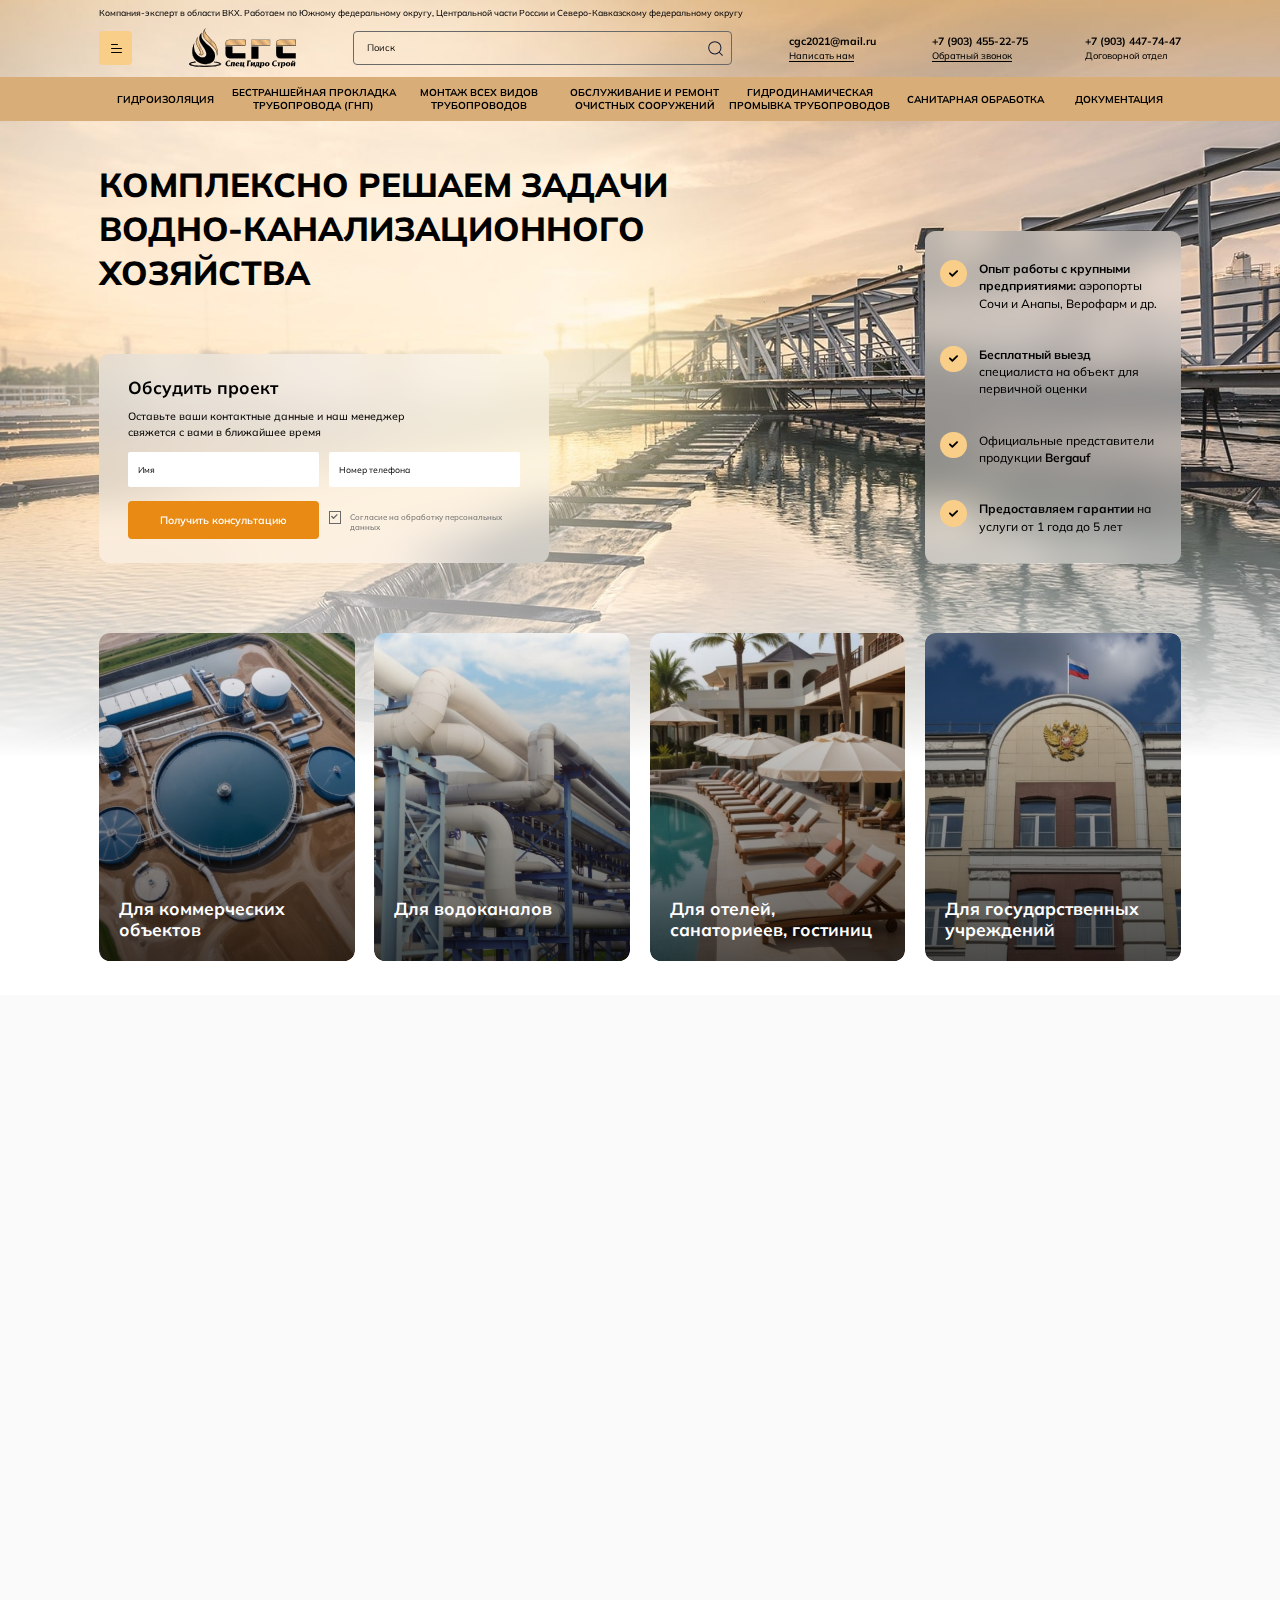
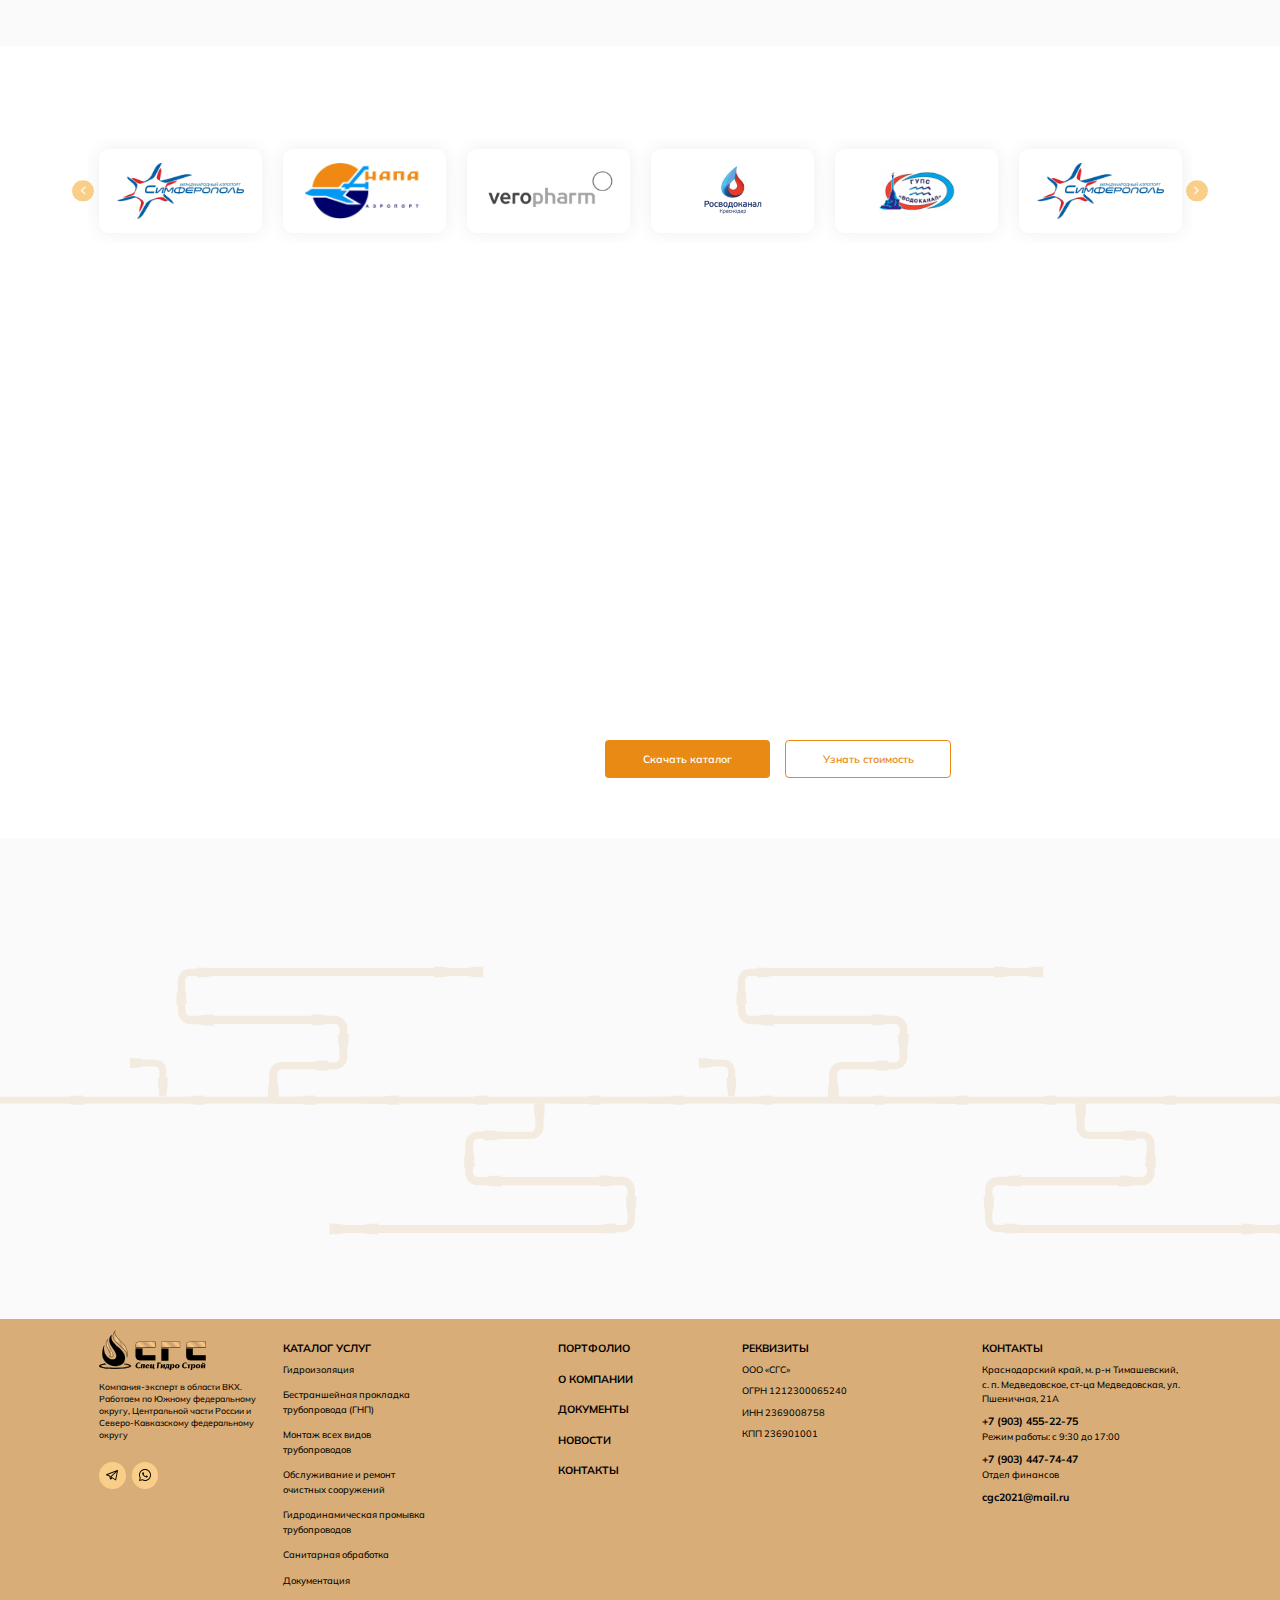
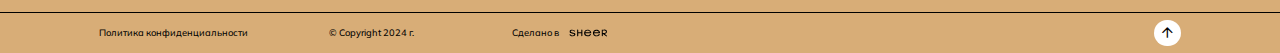
<file: index.html>
<!DOCTYPE html>
<!--[if lt IE 7]><html lang="ru" class="lt-ie9 lt-ie8 lt-ie7"><![endif]-->
<!--[if IE 7]><html lang="ru" class="lt-ie9 lt-ie8"><![endif]-->
<!--[if IE 8]><html lang="ru" class="lt-ie9"><![endif]-->
<!--[if gt IE 8]><!-->
<html lang="ru">
<!--<![endif]-->
<head>
	<meta charset="utf-8" />
	<title>Заголовок</title>
	<meta http-equiv="X-UA-Compatible" content="IE=edge" />
	<meta name="viewport" content="width=device-width, initial-scale=1.0" />
	<meta name="format-detection" content="telephone=no" />
	<link rel="shortcut icon" href="favicon.png" />
	<link rel="stylesheet" href="libs/bootstrap/bootstrap-grid.css" />
	<link rel="stylesheet" href="libs/fontawesome-free-5.12.0-web/css/all.min.css" />
	<link rel="stylesheet" href="libs/fancybox-master/dist/jquery.fancybox.min.css" />
	<link rel="stylesheet" href="libs/slick-1.5.9/slick/slick.css" />
	<link rel="stylesheet" href="libs/slick-1.5.9/slick/slick-theme.css" />
	<link rel="stylesheet" href="css/fonts.css" />
	<link rel="stylesheet" href="css/main.css?ver=1.3" />
	<link rel="stylesheet" href="css/media.css?ver=1.3" />
</head>
<body>

	<div class="wrapper">

		<header class="header default">
			<div class="container">
				<div class="header__top">Компания-эксперт в области ВКХ. Работаем по Южному федеральному округу, Центральной части России и Северо-Кавказскому федеральному округу</div>
				<div class="header__wrapper">
					<span class='sandwich'>
						<span class='sw-topper'></span>
						<span class='sw-bottom'></span>
						<span class='sw-footer'></span>
					</span>
					<div class="menu-dropdown">
						<div class="menu-dropdown__mobile">
							<div class="search-main">
								<form>
									<input type="text" placeholder="Поиск" required="required">
									<button class="btn-search"></button>
								</form>
							</div>
						</div>
						<ul class="navigation">
							<li><a href="#">Главная</a></li>
							<li class="navigation__haschild">
								<a href="#">Каталог</a>
								<ul>
									<li><a href="#">гидроизоляция</a></li>
									<li><a href="#">бестраншейная прокладка трубопровода (ГНП)</a></li>
									<li><a href="#">монтаж всех видов трубопроводов</a></li>
									<li><a href="#">обслуживание и ремонт очистных сооружений</a></li>
									<li><a href="#">гидродинамическая промывка трубопроводов</a></li>
									<li><a href="#">санитарная обработка</a></li>
									<li><a href="#">документация</a></li>
								</ul>
							</li>
							<li><a href="#">О компании</a></li>
							<li><a href="#">Услуги</a></li>
							<li><a href="#">Документы</a></li>
							<li><a href="#">Портфолио</a></li>
							<li><a href="#">Новости</a></li>
							<li><a href="#">Контакты</a></li>
						</ul>
						<div class="menu-dropdown__mobile">
							<div class="item-header">
								<div class="item-header__title"><a href="mailto:cgc2021@mail.ru">cgc2021@mail.ru</a></div>
								<a href="#" class="link-page">Написать нам</a>
							</div>
							<div class="item-header">
								<div class="item-header__title"><a href="tel:+79034552275">+7 (903) 455-22-75</a></div>
								<a href="#" class="link-page">Обратный звонок</a>
							</div>
							<div class="item-header">
								<div class="item-header__title"><a href="tel:+79034477447">+7 (903) 447-74-47</a></div>
								<p>Договорной отдел</p>
							</div>
						</div>
					</div>
					<a href="#" class="logo">
						<img src="img/logo.svg" alt="alt">
					</a>
					<div class="search-main">
						<form>
							<input type="text" placeholder="Поиск" required="required">
							<button class="btn-search"></button>
						</form>
					</div>
					<div class="item-header">
						<div class="item-header__title"><a href="mailto:cgc2021@mail.ru">cgc2021@mail.ru</a></div>
						<a href="#" class="link-page">Написать нам</a>
					</div>
					<div class="item-header">
						<div class="item-header__title"><a href="tel:+79034552275">+7 (903) 455-22-75</a></div>
						<a href="#" class="link-page">Обратный звонок</a>
					</div>
					<div class="item-header">
						<div class="item-header__title"><a href="tel:+79034477447">+7 (903) 447-74-47</a></div>
						<p>Договорной отдел</p>
					</div>
					<a href="tel:+79034552275" class="phone-mobile"><i class="fas fa-phone-alt"></i></a>
				</div>
			</div>
			<div class="header__bottom">
				<div class="container">
					<ul class="menu">
						<li><a href="#">гидроизоляция</a></li>
						<li><a href="#">бестраншейная прокладка трубопровода (ГНП)</a></li>
						<li><a href="#">монтаж всех видов трубопроводов</a></li>
						<li><a href="#">обслуживание и ремонт очистных сооружений</a></li>
						<li><a href="#">гидродинамическая промывка трубопроводов</a></li>
						<li><a href="#">санитарная обработка</a></li>
						<li><a href="#">документация</a></li>
					</ul>
				</div>
			</div>
			<div class="menu-overlay"></div>
		</header>

		<section class="billbord">
			<div class="container">
				<div class="row">
					<div class="col-lg-7">
						<h1 class="title-big animation">Комплексно решаем задачи водно-канализационного хозяйства</h1>
						<div class="billbord__form animation">
							<form>
								<div class="title-block">Обсудить проект</div>
								<p>Оставьте ваши контактные данные и наш менеджер свяжется с вами в ближайшее время</p>
								<div class="row">
									<div class="col-md-6">
										<div class="item-form">
											<input type="text" placeholder="Имя" required="required">
										</div>
									</div>
									<div class="col-md-6">
										<div class="item-form">
											<input type="text" placeholder="Номер телефона" class="input-phone" required="required">
										</div>
									</div>
									<div class="col-md-6">
										<input type="text" class="btn-main" value="Получить консультацию">
									</div>
									<div class="col-md-6">
										<div class="checkbox">
											<label>
												<input type="checkbox" required="required" checked="checked" />
												<span>Согласие на обработку персональных данных</span>
											</label>
										</div>
									</div>
								</div>
							</form>
						</div>
					</div>
					<div class="col-lg-3 offset-lg-2">
						<div class="billbord__info animation">
							<ul>
								<li><strong>Опыт работы с крупными предприятиями:</strong> аэропорты Сочи и Анапы, Верофарм и др.</li>
								<li><strong>Бесплатный выезд</strong> специалиста на объект для первичной оценки</li>
								<li>Официальные представители продукции <strong>Bergauf</strong></li>
								<li><strong>Предоставляем гарантии</strong> на услуги от 1 года до 5 лет</li>
							</ul>
						</div>
					</div>
				</div>
			</div>
		</section>

		<section class="categories">
			<div class="container">
				<div class="row row_categories">
					<div class="col-lg-3 col-6">
						<a href="#" class="item-category animation">
							<span class="item-category__image">
								<img src="img/category1.jpg" alt="alt">
							</span>
							<span class="title-block">Для коммерческих объектов</span>
						</a>
					</div>
					<div class="col-lg-3 col-6">
						<a href="#" class="item-category animation">
							<span class="item-category__image">
								<img src="img/category2.jpg" alt="alt">
							</span>
							<span class="title-block">Для водоканалов</span>
						</a>
					</div>
					<div class="col-lg-3 col-6">
						<a href="#" class="item-category animation">
							<span class="item-category__image">
								<img src="img/category3.jpg" alt="alt">
							</span>
							<span class="title-block">Для отелей, санаториеев, гостиниц</span>
						</a>
					</div>
					<div class="col-lg-3 col-6">
						<a href="#" class="item-category animation">
							<span class="item-category__image">
								<img src="img/category4.jpg" alt="alt">
							</span>
							<span class="title-block">Для государственных учреждений</span>
						</a>
					</div>
				</div>
			</div>
		</section>

		<section class="services">
			<div class="container">
				<h2 class="title-section animation">Обслуживание ВКХ «под ключ» любой сложности</h2>
				<div class="row row_services">
					<div class="col-lg-3">
						<div class="item-service animation">
							<div class="title-item">Гидроизоляция</div>
							<div class="text-big">сооружений ВКХ различного производственно-технического назначения профессиональными материалами</div>
							<ul>
								<li><a href="#">внутренних поверхностей</a></li>
								<li><a href="#">железобетонных ёмкостей,</a></li>
								<li><a href="#">резервуаров чистой воды,</a></li>
								<li><a href="#">колодцев,</a></li>
								<li><a href="#">кирпичных сооружений</a></li>
							</ul>
							<div class="item-service__image">
								<img src="img/service1.jpg" alt="alt">
							</div>
							<div class="item-service__bottom">
								<a href="#" class="link-main">Подробнее <i class="far fa-arrow-right"></i></a>
							</div>
						</div>
					</div>
					<div class="col-lg-9">
						<div class="row">
							<div class="col-md-4">
								<div class="item-service animation">
									<div class="title-item">Бестраншейная прокладка трубопровода (ГНП)</div>
									<ul>
										<li><a href="#">бестраншейная замена канализационных труб методом разрушения ДУ до 250мм;</a></li>
										<li><a href="#">прокол под дорогой;</a></li>
										<li><a href="#">прокладка труб (водопровод, канализация);</a></li>
										<li><a href="#">пайка ПНД труб ДУ до 250 мм</a></li>
									</ul>
									<div class="item-service__bottom">
										<a href="#" class="link-main">Подробнее <i class="far fa-arrow-right"></i></a>
									</div>
								</div>
							</div>
							<div class="col-md-4">
								<div class="item-service animation">
									<div class="title-item">монтаж всех видов трубопроводов</div>
									<ul>
										<li><a href="#">гидродинамическая очистка трубопроводов канализации (коллекторов) различных диаметров от шламовых отложений;</a></li>
										<li><a href="#">прокладка трубопроводов (водоснабжение, хозфикальная канализация, ливневая);</a></li>
										<li><a href="#">строительство новых колодцев, восстановление старых</a></li>
									</ul>
									<div class="item-service__bottom">
										<a href="#" class="link-main">Подробнее <i class="far fa-arrow-right"></i></a>
									</div>
								</div>
							</div>
							<div class="col-md-4">
								<div class="item-service animation">
									<div class="title-item">обслуживание и ремонт очистных сооружений</div>
									<ul>
										<li><a href="#">замена и вывоз на утилизацию отработанного фильтрующего материала (сорбент, активированный уголь);</a></li>
										<li><a href="#">отбор проб на микробиологическое, бактериологическое и физико-химические исследования в точках поступления и выхода сточных труб</a></li>
									</ul>
									<div class="item-service__bottom">
										<a href="#" class="link-main">Подробнее <i class="far fa-arrow-right"></i></a>
									</div>
								</div>
							</div>
							<div class="col-md-4">
								<div class="item-service animation">
									<div class="title-item">гидродинамическая промывка трубопроводов</div>
									<ul>
										<li><a href="#">очистка и дезинфекция систем водоснабжения, резервуаров чистой воды;</a></li>
										<li><a href="#">видеообследование внутренней полости трубопровода с выдачей электронного и технического отчета;</a></li>
										<li><a href="#">отбор проб питьевой воды (исследования)</a></li>
									</ul>
									<div class="item-service__bottom">
										<a href="#" class="link-main">Подробнее <i class="far fa-arrow-right"></i></a>
									</div>
								</div>
							</div>
							<div class="col-md-4">
								<div class="item-service animation">
									<div class="title-item">санитарная <br>обработка</div>
									<ul>
										<li><a href="#">очистка и дезинфекция систем водоснабжения, резервуаров чистой воды;</a></li>
										<li><a href="#">отбор проб на микробиологическое, бактериологическое и физико-химические исследования питьевой воды</a></li>
									</ul>
									<div class="item-service__bottom">
										<a href="#" class="link-main">Подробнее <i class="far fa-arrow-right"></i></a>
									</div>
								</div>
							</div>
							<div class="col-md-4">
								<div class="item-service animation">
									<div class="title-item">документация</div>
									<ul>
										<li>составление рабочей документации по результатам обследования объекта: тех. заключения с отчетом, рекомендаций по дальнейшей эксплуатации, сметного расчета и дефектной ведомости;</li>
										<li>предоставление актов для гос. контролирующих органов (Роспотребнадзор)</li>
									</ul>
									<div class="item-service__bottom">
										<a href="#" class="link-main">Подробнее <i class="far fa-arrow-right"></i></a>
									</div>
								</div>
							</div>
						</div>
					</div>
				</div>
			</div>
		</section>

		<section class="partners">
			<div class="container">
				<div class="head-section animation">
					<h2 class="title-section">нам доверяют</h2>
					<a href="#" class="btn-main btn-main_page">Смотреть портфолио</a>
				</div>
				<ul class="slider-partners">
					<li>
						<div class="item-partner">
							<img src="img/partner1.png" alt="alt">
						</div>
					</li>
					<li>
						<div class="item-partner">
							<img src="img/partner2.png" alt="alt">
						</div>
					</li>
					<li>
						<div class="item-partner">
							<img src="img/partner3.png" alt="alt">
						</div>
					</li>
					<li>
						<div class="item-partner">
							<img src="img/partner4.png" alt="alt">
						</div>
					</li>
					<li>
						<div class="item-partner">
							<img src="img/partner5.png" alt="alt">
						</div>
					</li>
					<li>
						<div class="item-partner">
							<img src="img/partner1.png" alt="alt">
						</div>
					</li>
					<li>
						<div class="item-partner">
							<img src="img/partner2.png" alt="alt">
						</div>
					</li>
					<li>
						<div class="item-partner">
							<img src="img/partner3.png" alt="alt">
						</div>
					</li>
				</ul>
			</div>
		</section>

		<section class="dealer">
			<div class="container">
				<h2 class="title-section animation">Являемся официальными дилерами материалов Bergauf по направлению гидроизоляции защитных сооружений</h2>
				<div class="row">
					<div class="col-lg-3">
						<div class="dealer__info animation">
							<img src="img/dealer_logo.svg" alt="alt">
							<p>Работаем с качественными материалами и осуществляем доставку продукции Bergauf  по всей России</p>
						</div>
					</div>
					<div class="col-lg-9">
						<div class="dealer__image animation">
							<img src="img/dealer1.jpg" alt="alt">
						</div>
					</div>
				</div>
				<div class="row">
					<div class="col-lg-9 offset-lg-3">
						<div class="dealer__buttons">
							<a href="#" class="btn-main">Скачать каталог</a>
							<a href="#" class="btn-main btn-main_page">Узнать стоимость</a>
						</div>
					</div>
				</div>
			</div>
		</section>

		<section class="steps">
			<div class="container">
				<h2 class="title-section animation">Как мы будем работать на вашем объекте</h2>
				<div class="row row_steps">
					<div class="col-lg-3 col-md-6">
						<div class="item-step animation">
							<div class="title-item">заявка</div>
							<p>Вы оставляете заявку на сайте или звоните по указанным номерам телефонов. С Вами связывается наш специалист, узнает все детали проекта, проводит первичную консультацию, намечает план действий.</p>
						</div>
					</div>
					<div class="col-lg-3 col-md-6">
						<div class="item-step animation">
							<div class="title-item">анализ и смета</div>
							<p>Специалист выезжает на участок для очного просмотра условий реализации проекта. После анализа объекта, специалист составляет смету.</p>
						</div>
					</div>
					<div class="col-lg-3 col-md-6">
						<div class="item-step animation">
							<div class="title-item">договор</div>
							<p>Вам отправляют договор и сметный расчет на производство работ. После заключения договора бригада выезжает на объект для проведения работ.</p>
						</div>
					</div>
					<div class="col-lg-3 col-md-6">
						<div class="item-step animation">
							<div class="title-item">сдача объекта</div>
							<p>Завершение работ и сдача объекта заказчику с предоставлением исполнительной и рабочей документации. </p>
						</div>
					</div>
				</div>
			</div>
		</section>

		<footer class="footer">
			<div class="container">
				<div class="row">
					<div class="col-lg-2">
						<a href="#" class="logo">
							<img src="img/logo.svg" alt="alt">
						</a>
						<div class="logo-descr">Компания-эксперт в области ВКХ. Работаем по Южному федеральному округу, Центральной части России и Северо-Кавказскому федеральному округу</div>
						<ul class="list-socials">
							<li><a href="#" target="_blank"><img src="img/soc1.svg" alt="alt"></a></li>
							<li><a href="#" target="_blank"><img src="img/soc2.svg" alt="alt"></a></li>
						</ul>
					</div>
					<div class="col-lg-3">
						<div class="footer__title">каталог услуг <i class="far fa-chevron-down"></i></div>
						<div class="footer__content">
							<ul class="footer__nav">
								<li><a href="#">Гидроизоляция</a></li>
								<li><a href="#">Бестраншейная прокладка трубопровода (ГНП)</a></li>
								<li><a href="#">Монтаж всех видов трубопроводов</a></li>
								<li><a href="#">Обслуживание и ремонт очистных сооружений</a></li>
								<li><a href="#">Гидродинамическая промывка трубопроводов</a></li>
								<li><a href="#">Санитарная обработка</a></li>
								<li><a href="#">Документация</a></li>
							</ul>
						</div>
					</div>
					<div class="col-lg-2">
						<ul class="footer__nav footer__nav_big">
							<li><a href="#">портфолио</a></li>
							<li><a href="#">о компании</a></li>
							<li><a href="#">документы</a></li>
							<li><a href="#">новости</a></li>
							<li><a href="#">контакты</a></li>
						</ul>
					</div>
					<div class="col-lg-2">
						<div class="footer__title">реквизиты <i class="far fa-chevron-down"></i></div>
						<div class="footer__content">
							<div class="footer__requisites">
								<p>ООО «СГС»</p>
								<p>ОГРН 1212300065240</p>
								<p>ИНН 2369008758</p>
								<p>КПП 236901001</p>
							</div>
						</div>
					</div>
					<div class="col-lg-3">
						<div class="footer__contacts">
							<div class="footer__title">контакты <i class="far fa-chevron-down"></i></div>
							<div class="footer__content">
								<p>Краснодарский край, м. р-н Тимашевский, с. п. Медведовское, ст-ца Медведовская, ул. Пшеничная, 21А</p>
								<div class="footer__value"><a href="tel:+79034552275">+7 (903) 455-22-75</a></div>
								<p>Режим работы: с 9:30 до 17:00</p>
								<div class="footer__value"><a href="tel:+79034477447">+7 (903) 447-74-47</a></div>
								<p>Отдел финансов</p>
								<div class="footer__value"><a href="mailto:cgc2021@mail.ru">cgc2021@mail.ru</a></div>
							</div>
						</div>
					</div>
				</div>
			</div>
			<div class="footer-bottom">
				<div class="container">
					<div class="row align-items-center">
						<div class="col-lg">
							<a href="#">Политика конфиденциальности </a>
						</div>
						<div class="col-lg-2">
							<p>© Copyright  2024 г.</p>
						</div>
						<div class="col-lg">
							<div class="create">Сделано в <a href="#"><img src="img/copy.svg" alt="alt"></a></div>
						</div>
						<div class="col-xl-5 col-lg">
							<a href="#" class="btn_top"><i class="far fa-arrow-up"></i></a>
						</div>
					</div>
				</div>
			</div>
		</footer>
		
	</div>

	<!--[if lt IE 9]>
	<script src="libs/html5shiv/es5-shim.min.js"></script>
	<script src="libs/html5shiv/html5shiv.min.js"></script>
	<script src="libs/html5shiv/html5shiv-printshiv.min.js"></script>
	<script src="libs/respond/respond.min.js"></script>
	<![endif]-->
	<script src="libs/jquery/jquery-3.6.0.min.js"></script>
	<script src="libs/jquery-mousewheel/jquery.mousewheel.min.js"></script>
	<script src="libs/fancybox-master/dist/jquery.fancybox.min.js"></script>
	<script src="libs/slick-1.5.9/slick/slick.min.js"></script>
	<script src="libs/scroll2id/PageScroll2id.min.js"></script>
	<script src="libs/mask/jquery.maskedinput.js"></script>
	<script src="libs/jQueryFormStyler-master/jquery.formstyler.min.js"></script>
	<script src="js/common.js?ver=1.3"></script>
	<!-- Yandex.Metrika counter --><!-- /Yandex.Metrika counter -->
	<!-- Google Analytics counter --><!-- /Google Analytics counter -->
</body>
</html>
</file>
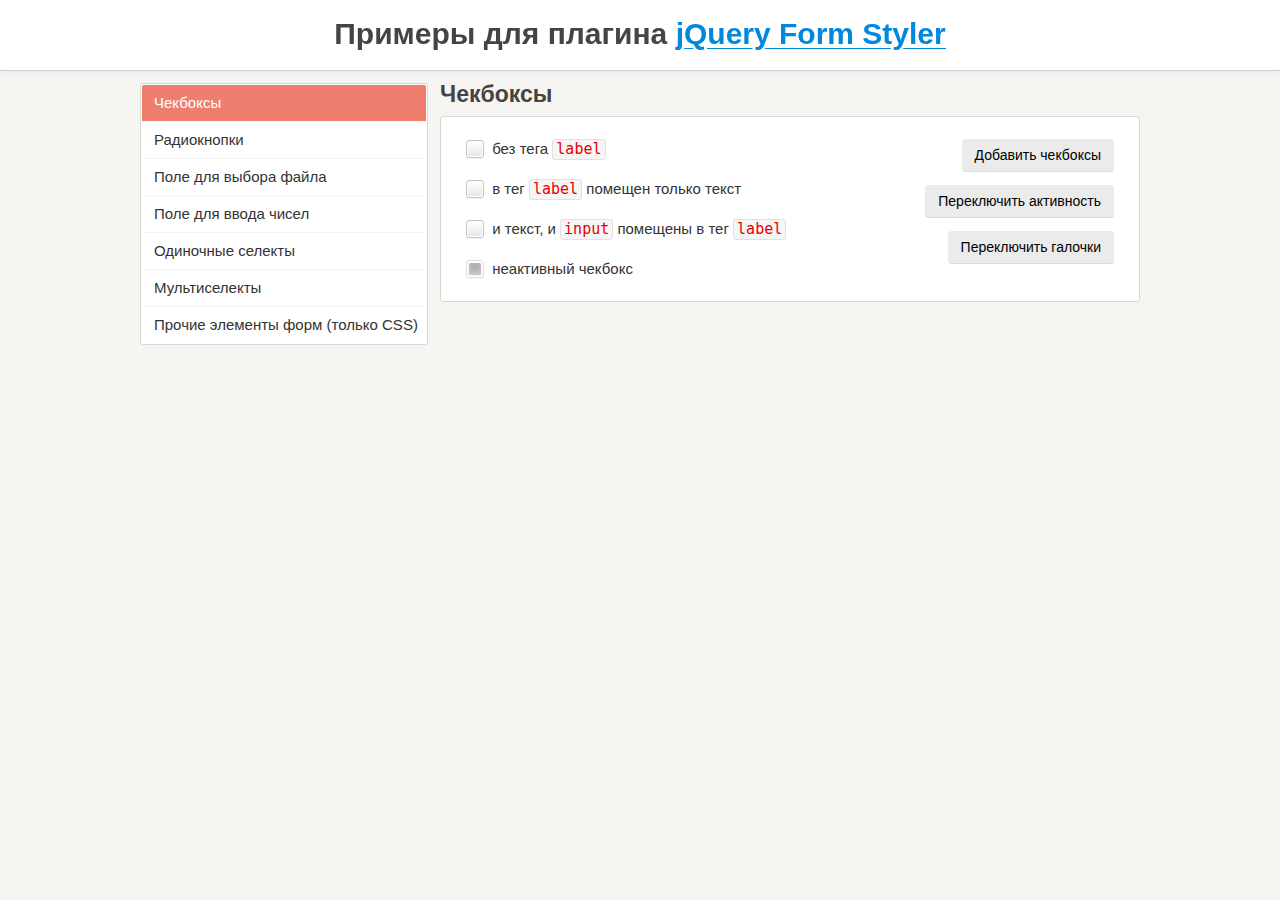
<file: libs/jQueryFormStyler-master/demo/index.html>
<!DOCTYPE html>
<html>
<head>
	<meta charset="utf-8" />
	<meta name="viewport" content="width=device-width, initial-scale=1.0" />
	<title>Примеры для плагина jQuery Form Styler</title>
	<link href="demo.css" rel="stylesheet" />
	<link href="../jquery.formstyler.css" rel="stylesheet" />
	<script src="http://ajax.googleapis.com/ajax/libs/jquery/1.11.3/jquery.min.js"></script>
	<script src="../jquery.formstyler.js"></script>
	<script>
		(function($) {
		$(function() {
			$('input, select').styler({
				selectSearch: true
			});
		});
		})(jQuery);
	</script>
	<script src="demo.js"></script>
</head>

<body>

<h1>Примеры для плагина <a href="http://dimox.name/jquery-form-styler/">jQuery Form Styler</a></h1>

<form method="post">
<div class="wrapper">

	<ul class="menu">
		<li class="current" data-hash="checkbox">Чекбоксы</li>
		<li data-hash="radio">Радиокнопки</li>
		<li data-hash="file">Поле для выбора файла</li>
		<li data-hash="number">Поле для ввода чисел</li>
		<li data-hash="select">Одиночные селекты</li>
		<li data-hash="multiselect">Мультиселекты</li>
		<li data-hash="css">Прочие элементы форм (только CSS)</li>
	</ul>

	<div class="content">

		<div class="box visible">
			<h2>Чекбоксы</h2>

			<div class="section lh">
				<div class="buttons">
					<button type="submit" class="button  add-checkbox">Добавить чекбоксы</button>
					<button type="submit" class="button  disable-input">Переключить активность</button>
					<button type="submit" class="button  check">Переключить галочки</button>
				</div>
				<input type="checkbox" /> без тега <code>label</code><br />
				<span id="r"><input type="checkbox" id="checkbox1" /></span> <label for="checkbox1"> в тег <code>label</code> помещен только текст</label><br />
				<label><input type="checkbox" /> и текст, и <code>input</code> помещены в тег <code>label</code></label><br />
				<label><input type="checkbox" disabled checked /> неактивный чекбокс</label>
			</div><!-- .section -->
		</div><!-- .box -->

		<div class="box">
			<h2>Радиокнопки</h2>

			<div class="section lh">
				<div class="buttons">
					<button type="submit" class="button  add-radio">Добавить радиокнопки</button>
					<button type="submit" class="button  disable-input">Переключить активность</button>
				</div>
				<input type="radio" name="radio" /> без тега <code>label</code><br />
				<input type="radio" name="radio" id="radio1" /> <label for="radio1"> в тег <code>label</code> помещен только текст</label><br />
				<label><input type="radio" name="radio" /> и текст, и <code>input</code> помещены в тег <code>label</code></label><br />
				<label><input type="radio" name="radio" disabled /> неактивная радиокнопка</label>
			</div><!-- .section -->
		</div><!-- .box -->

		<div class="box">
			<h2>Поле для выбора файла</h2>

			<div class="section">
				<div class="buttons">
					<button type="submit" class="button  add-file">Добавить поле</button>
					<button type="submit" class="button  disable-input">Переключить активность</button>
				</div>
				<input type="file" />
			</div><!-- .section -->
		</div><!-- .box -->

		<div class="box">
			<h2>Поле для ввода чисел</h2>

			<div class="section">
				<div class="buttons">
					<button type="submit" class="button  add-number">Добавить поле</button>
					<button type="submit" class="button  disable-input">Переключить активность</button>
				</div>
				<p>Поле без атрибутов.</p>
				<input type="number" />
			</div><!-- .section -->

			<div class="section">
				<p>Поле с атрибутами <code>min="0" max="100" step="5"</code>.</p>
				<input type="number" min="0" max="100" step="5" />
			</div><!-- .section -->

			<div class="section  number-plus-minus">
			<p>Другой вид переключателей.</p>
				<input type="number" />
			</div><!-- .section -->
		</div><!-- .box -->

		<div class="box">

			<h2>Одиночные селекты</h2>

			<p style="color: #43C617">По умолчанию ширина селекта на этой странице установлена 250 пикселей.</p>

			<div class="section">
				<div class="buttons">
					<button type="submit" class="button  add-select">Добавить селект</button>
					<button type="submit" class="button  add-options">Добавить пункты в список</button>
					<button type="submit" class="button  disable-select">Переключить активность селекта</button>
					<button type="submit" class="button  disable-options">Переключить активность пунктов</button>
				</div>
				<p><strong>Простой селект</strong> с несколькими пунктами, <br />один из них неактивный.</p>
				<select>
					<option>-- Выберите --</option>
					<option>Пункт 1</option>
					<option>Пункт 2</option>
					<option disabled>Пункт 3</option>
					<option>Пункт 4</option>
					<option>Пункт 5</option>
				</select>
			</div><!-- .section -->

			<div class="section">

				<p>Селект <strong>без заданной ширины</strong>, имеющий пункт <strong>с длинным текстом</strong>.</p>
				<select class="width-auto">
					<option>-- Выберите --</option>
					<option>Пункт 1</option>
					<option>Пункт 2</option>
					<option>Какой-то пункт с очень-очень-очень длинным-длинным-длинным текстом</option>
					<option>Пункт 4</option>
					<option>Пункт 5</option>
				</select>

				<br /><br />

				<p>Селект <strong>с шириной 200 пикселей</strong>, имеющий пункт <strong>с длинным текстом</strong>.</p>
				<select class="width-200">
					<option>-- Выберите --</option>
					<option>Пункт 1</option>
					<option>Пункт 2</option>
					<option>Какой-то пункт с очень-очень-очень длинным-длинным-длинным текстом</option>
					<option>Пункт 4</option>
					<option>Пункт 5</option>
				</select>

			</div><!-- .section -->

			<div class="section">

				<div class="sec maxheight">
					<p>Выпадающий список этого селекта <br /><strong>органичен по высоте</strong>.</p>
					<select>
						<option>-- Выберите --</option>
						<option>Пункт 1</option>
						<option>Пункт 2</option>
						<option>Пункт 3</option>
						<option>Пункт 4</option>
						<option>Пункт 5</option>
						<option>Пункт 6</option>
						<option>Пункт 7</option>
						<option>Пункт 8</option>
						<option>Пункт 9</option>
						<option>Пункт 10</option>
						<option>Пункт 11</option>
						<option>Пункт 12</option>
						<option>Пункт 13</option>
						<option>Пункт 14</option>
						<option>Пункт 15</option>
						<option>Пункт 16</option>
						<option>Пункт 17</option>
						<option>Пункт 18</option>
						<option>Пункт 19</option>
						<option>Пункт 20</option>
						<option>Пункт 21</option>
						<option>Пункт 22</option>
						<option>Пункт 23</option>
						<option>Пункт 24</option>
						<option>Пункт 25</option>
						<option>Пункт 26</option>
						<option>Пункт 27</option>
						<option>Пункт 28</option>
						<option>Пункт 29</option>
						<option>Пункт 30</option>
					</select>
				</div><!-- .sec -->

				<div class="sec">
					<p>Селект <strong>с длинным списком</strong>, не ограниченным максимальной высотой.</p>
					<select>
						<option>-- Выберите --</option>
						<option>Пункт 1</option>
						<option>Пункт 2</option>
						<option>Пункт 3</option>
						<option>Пункт 4</option>
						<option>Пункт 5</option>
						<option>Пункт 6</option>
						<option>Пункт 7</option>
						<option>Пункт 8</option>
						<option>Пункт 9</option>
						<option>Пункт 10</option>
						<option>Пункт 11</option>
						<option>Пункт 12</option>
						<option>Пункт 13</option>
						<option>Пункт 14</option>
						<option>Пункт 15</option>
						<option>Пункт 16</option>
						<option>Пункт 17</option>
						<option>Пункт 18</option>
						<option>Пункт 19</option>
						<option>Пункт 20</option>
						<option>Пункт 21</option>
						<option>Пункт 22</option>
						<option>Пункт 23</option>
						<option>Пункт 24</option>
						<option>Пункт 25</option>
						<option>Пункт 26</option>
						<option>Пункт 27</option>
						<option>Пункт 28</option>
						<option>Пункт 29</option>
						<option>Пункт 30</option>
						<option>Пункт 31</option>
						<option>Пункт 32</option>
						<option>Пункт 33</option>
						<option>Пункт 34</option>
						<option>Пункт 35</option>
						<option>Пункт 36</option>
						<option>Пункт 37</option>
						<option>Пункт 38</option>
						<option>Пункт 39</option>
						<option>Пункт 40</option>
						<option>Пункт 41</option>
						<option>Пункт 42</option>
						<option>Пункт 43</option>
						<option>Пункт 44</option>
						<option>Пункт 45</option>
						<option>Пункт 46</option>
						<option>Пункт 47</option>
						<option>Пункт 48</option>
						<option>Пункт 49</option>
						<option>Пункт 50</option>
						<option>Пункт 51</option>
						<option>Пункт 52</option>
						<option>Пункт 53</option>
						<option>Пункт 54</option>
						<option>Пункт 55</option>
						<option>Пункт 56</option>
						<option>Пункт 57</option>
						<option>Пункт 58</option>
						<option>Пункт 59</option>
						<option>Пункт 60</option>
						<option>Пункт 61</option>
						<option>Пункт 62</option>
						<option>Пункт 63</option>
						<option>Пункт 64</option>
						<option>Пункт 65</option>
						<option>Пункт 66</option>
						<option>Пункт 67</option>
						<option>Пункт 68</option>
						<option>Пункт 69</option>
						<option>Пункт 70</option>
						<option>Пункт 71</option>
						<option>Пункт 72</option>
						<option>Пункт 73</option>
						<option>Пункт 74</option>
						<option>Пункт 75</option>
						<option>Пункт 76</option>
						<option>Пункт 77</option>
						<option>Пункт 78</option>
						<option>Пункт 79</option>
						<option>Пункт 80</option>
						<option>Пункт 81</option>
						<option>Пункт 82</option>
						<option>Пункт 83</option>
						<option>Пункт 84</option>
						<option>Пункт 85</option>
						<option>Пункт 86</option>
						<option>Пункт 87</option>
						<option>Пункт 88</option>
						<option>Пункт 89</option>
						<option>Пункт 90</option>
						<option>Пункт 91</option>
						<option>Пункт 92</option>
						<option>Пункт 93</option>
						<option>Пункт 94</option>
						<option>Пункт 95</option>
						<option>Пункт 96</option>
						<option>Пункт 97</option>
						<option>Пункт 98</option>
						<option>Пункт 99</option>
						<option>Пункт 100</option>
					</select>
				</div><!-- .sec -->

			</div><!-- .section -->

			<div class="section">

				<div class="sec">
					<p>Проверяем, правильное ли значение передается при изменении. У оригинального селекта прописано: <code>onchange="alert(this.value)"</code>.</p>
					<select onchange="alert(this.value)">
						<option>-- Выберите --</option>
						<option>Пункт 1</option>
						<option>Пункт 2</option>
						<option>Пункт 3</option>
						<option>Пункт 4</option>
						<option>Пункт 5</option>
					</select>
				</div><!-- .sec -->

				<div class="sec">
					<p>Селект <strong>с замещающим текстом</strong> (placeholder). Текст "-- Выберите --" задан не через тег <code>option</code>, а через атрибут <code>data-placeholder</code>.</p>
					<select data-placeholder="-- Выберите --">
						<option label="-"></option>
						<option>Пункт 1</option>
						<option>Пункт 2</option>
						<option>Пункт 3</option>
						<option>Пункт 4</option>
						<option>Пункт 5</option>
					</select>
				</div><!-- .sec -->

			</div><!-- .section -->

			<div class="section">

				<div class="sec">
					<p>Селект <strong>с группировкой пунктов</strong> <br />(используется тег <code>optgroup</code>), один из них неактивный.</p>
					<select>
						<option>-- Выберите --</option>
						<optgroup label="Группа 1">
							<option>Пункт 1.1</option>
							<option>Пункт 1.2</option>
							<option>Пункт 1.3</option>
						</optgroup>
						<optgroup label="Группа 2">
							<option>Пункт 2.1</option>
							<option disabled>Пункт 2.2</option>
							<option>Пункт 2.3</option>
						</optgroup>
					</select>
				</div><!-- .sec -->

				<div class="sec">
					<p>Селект с выделением групп <strong>разными цветами</strong> (указаны классы <code>.color1</code> и <code>.color2</code> для <code>optgroup</code>).</p>
					<select>
						<option>-- Выберите --</option>
						<optgroup label="Группа 1" class="color1">
							<option>Пункт 1.1</option>
							<option>Пункт 1.2</option>
							<option>Пункт 1.3</option>
						</optgroup>
						<optgroup label="Группа 2" class="color2">
							<option>Пункт 2.1</option>
							<option>Пункт 2.2</option>
							<option>Пункт 2.3</option>
						</optgroup>
					</select>
				</div><!-- .sec -->

			</div><!-- .section -->

			<div class="section">

				<div class="sec showChanged">
					<p>Показываем, что селект изменен, используя класс <code>.changed</code> (появляется зеленая обводка).</p>
					<select>
						<option>-- Выберите --</option>
						<option>Пункт 1</option>
						<option>Пункт 2</option>
						<option>Пункт 3</option>
						<option>Пункт 4</option>
						<option>Пункт 5</option>
					</select>
				</div><!-- .sec -->

				<div class="sec lang">
					<p>Класс, указаннный для <code>option</code>, передается свернутом селекту, благодаря чему мы в нем видим флаг.</p>
					<select>
						<option>-- Выберите язык --</option>
						<option class="lang-en">Английский</option>
						<option class="lang-es">Испанский</option>
						<option class="lang-de">Немецкий</option>
						<option class="lang-ru">Русский</option>
						<option class="lang-fr">Французский</option>
					</select>
				</div><!-- .sec -->

			</div><!-- .section -->

			<br /><br /><br /><br /><br /><br /><br /><br /><br /><br />

		</div><!-- .box -->

		<div class="box">

			<h2>Мультиселекты</h2>

			<div class="section">
				<div class="buttons">
					<button type="submit" class="button  add-select  multiple">Добавить селект</button>
					<button type="submit" class="button  add-options">Добавить пункты в список</button>
					<button type="submit" class="button  disable-select">Переключить активность селекта</button>
					<button type="submit" class="button  disable-options">Переключить активность пунктов</button>
				</div>
				<p><strong>Мультиселект</strong>, один из пунктов неактивный, <br />параметр <code>size</code> не указан.</p>
				<select multiple>
					<option>-- Выберите --</option>
					<option>Пункт 1</option>
					<option>Пункт 2</option>
					<option disabled>Пункт 3</option>
					<option>Пункт 4</option>
					<option>Пункт 5</option>
				</select>
			</div><!-- .section -->

			<div class="section">
				<p>Мультиселект <strong>с параметром</strong> <code>size</code> <strong>равным</strong> <code>6</code> и <strong>с заданной шириной</strong> (400 пикселей).</p>
				<select multiple size="6" class="width-400">
					<option>-- Выберите один или несколько пунктов --</option>
					<option>Пункт 1</option>
					<option>Пункт 2</option>
					<option>Пункт 3</option>
					<option>Пункт 4</option>
					<option>Пункт 5</option>
				</select>
			</div><!-- .section -->

			<div class="section">

				<div class="sec">
					<p>Мультиселект <strong>с группировкой пунктов</strong> (используется тег <code>optgroup</code>), один из них неактивный.</p>
					<select multiple size="9">
						<option>-- Выберите --</option>
						<optgroup label="Группа 1">
							<option>Пункт 1.1</option>
							<option>Пункт 1.2</option>
							<option>Пункт 1.3</option>
						</optgroup>
						<optgroup label="Группа 2">
							<option>Пункт 2.1</option>
							<option disabled>Пункт 2.2</option>
							<option>Пункт 2.3</option>
						</optgroup>
					</select>
				</div><!-- .sec -->

				<div class="sec">
					<p>Мультиселект с выделением групп <strong>разными цветами</strong> (указаны классы <code>.color1</code> и <code>.color2</code> для <code>optgroup</code>).</p>
					<select multiple size="9">
						<option>-- Выберите --</option>
						<optgroup label="Группа 1" class="color1">
							<option>Пункт 1.1</option>
							<option>Пункт 1.2</option>
							<option>Пункт 1.3</option>
						</optgroup>
						<optgroup label="Группа 2" class="color2">
							<option>Пункт 2.1</option>
							<option>Пункт 2.2</option>
							<option>Пункт 2.3</option>
						</optgroup>
					</select>
				</div><!-- .sec -->

			</div><!-- .section -->

		</div><!-- .box -->

		<div class="box">

			<h2>Прочие элементы форм (только CSS)</h2>

			<div class="section css">
				<p>Стилизация данных элементов <strong>не требует наличия плагина</strong>.</p>

				<input class="styler" type="text" size="60" placeholder="Однострочное текстовое поле..." /> <code>&lt;input type="text"></code>

				<input class="styler" type="password" size="60" placeholder="Поле для ввода пароля..." /> <code>&lt;input type="password"></code>

				<textarea class="styler" cols="60" rows="5" placeholder="Многострочное текстовое поле..."></textarea> <code>&lt;textarea>&lt;/textarea></code><br />

				<input class="styler" type="button" value="Кнопка" /> <code>&lt;input type="button"></code><br />

				<button class="styler" type="submit">Кнопка</button> <code>&lt;button>&lt;/button></code><br />

				<input class="styler" type="reset" value="Сброс" /> <code>&lt;input type="reset"></code><br />

				<input class="styler" type="button" value="Кнопка неактивная" disabled /> <code>&lt;input type="button" disabled></code><br />
				<button class="styler" type="submit" disabled>Кнопка неактивная</button> <code>&lt;button disabled>&lt;/button></code>

			</div><!-- .section -->

		</div><!-- .box -->

	</div><!-- .content -->

</div><!-- .wrapper -->
</form>

</body>
</html>
</file>
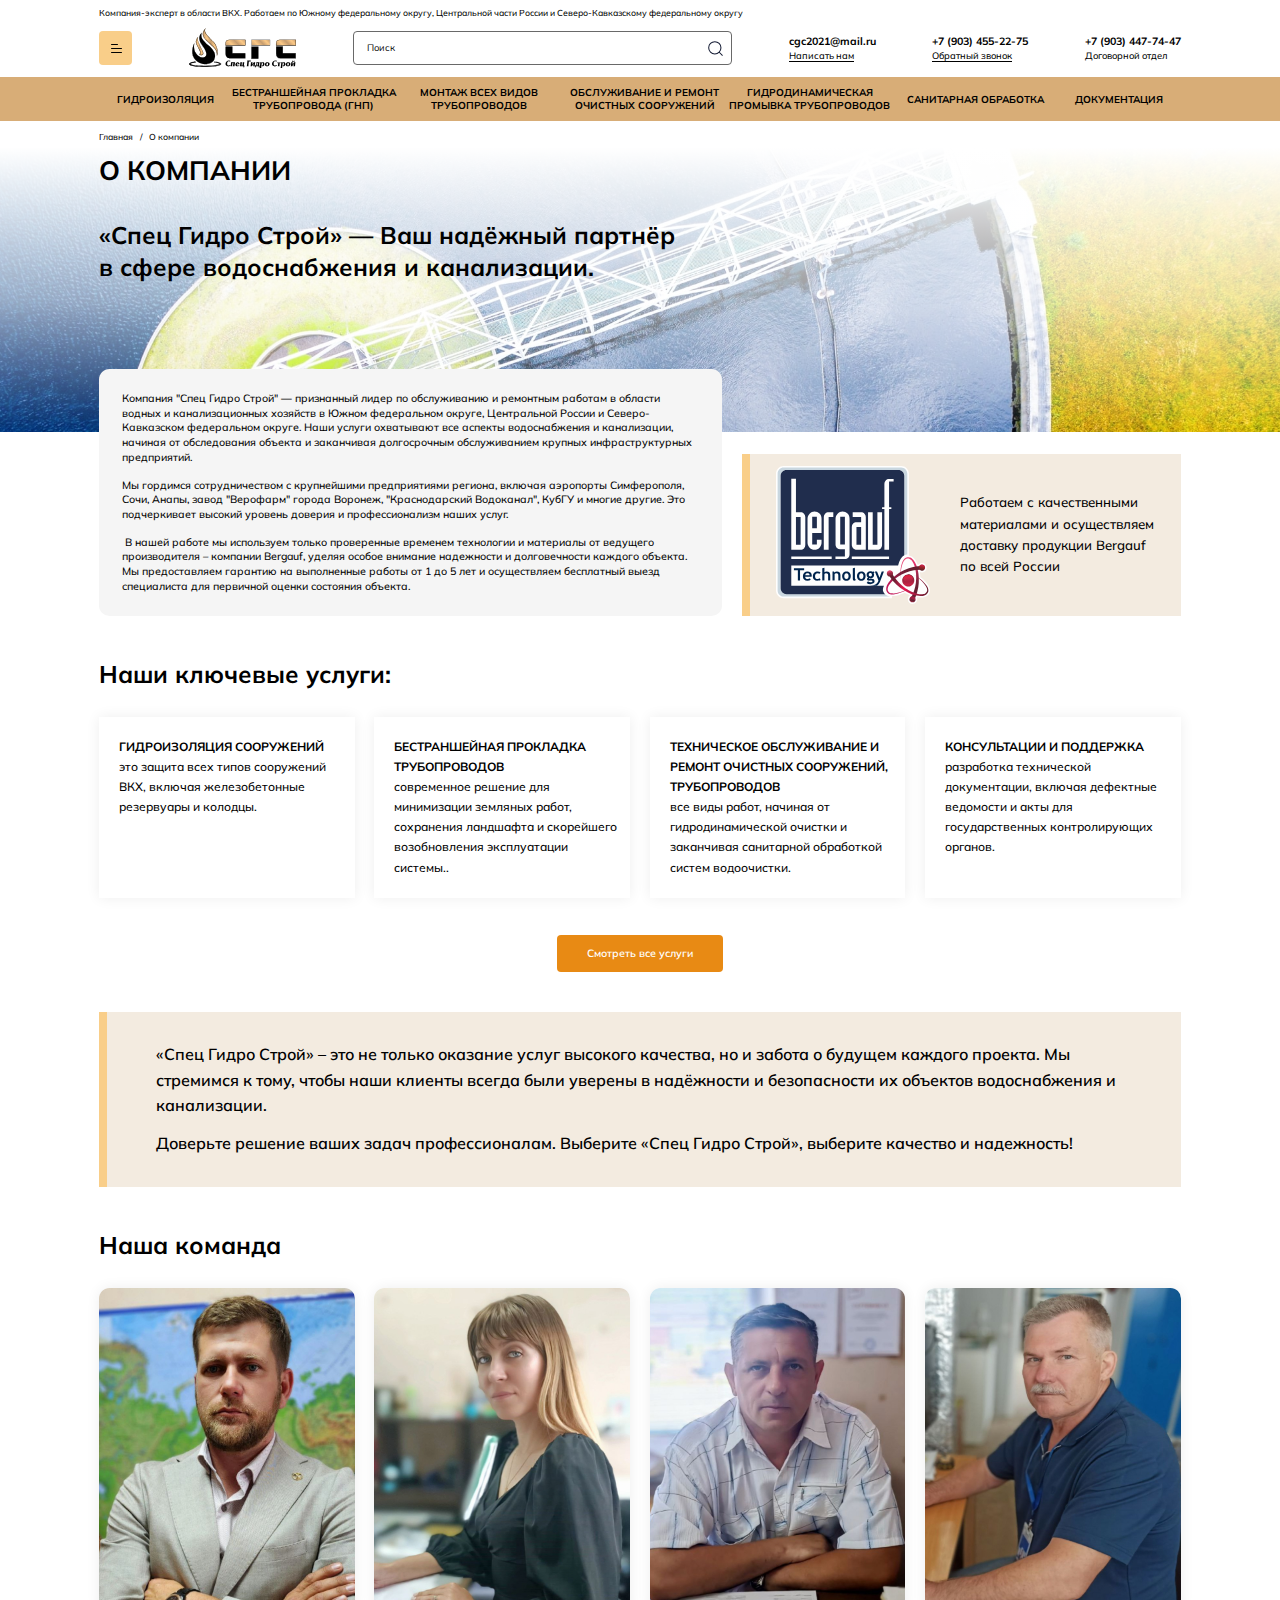
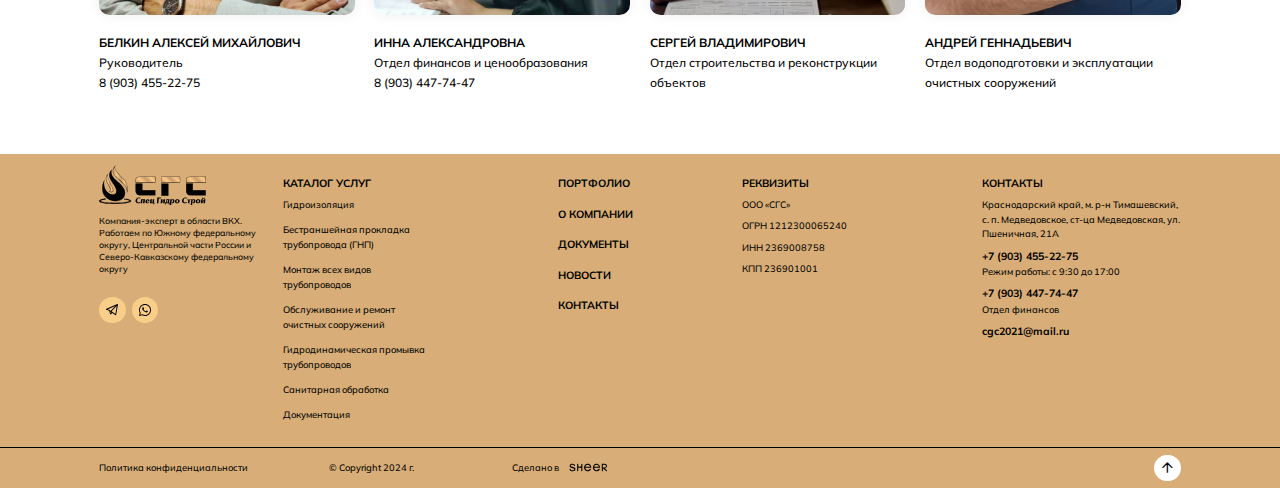
<file: about.html>
<!DOCTYPE html>
<!--[if lt IE 7]><html lang="ru" class="lt-ie9 lt-ie8 lt-ie7"><![endif]-->
<!--[if IE 7]><html lang="ru" class="lt-ie9 lt-ie8"><![endif]-->
<!--[if IE 8]><html lang="ru" class="lt-ie9"><![endif]-->
<!--[if gt IE 8]><!-->
<html lang="ru">
<!--<![endif]-->
<head>
	<meta charset="utf-8" />
	<title>Заголовок</title>
	<meta http-equiv="X-UA-Compatible" content="IE=edge" />
	<meta name="viewport" content="width=device-width, initial-scale=1.0" />
	<meta name="format-detection" content="telephone=no" />
	<link rel="shortcut icon" href="favicon.png" />
	<link rel="stylesheet" href="libs/bootstrap/bootstrap-grid.css" />
	<link rel="stylesheet" href="libs/fontawesome-free-5.12.0-web/css/all.min.css" />
	<link rel="stylesheet" href="libs/fancybox-master/dist/jquery.fancybox.min.css" />
	<link rel="stylesheet" href="libs/slick-1.5.9/slick/slick.css" />
	<link rel="stylesheet" href="libs/slick-1.5.9/slick/slick-theme.css" />
	<link rel="stylesheet" href="css/fonts.css" />
	<link rel="stylesheet" href="css/main.css?ver=1.4" />
	<link rel="stylesheet" href="css/media.css?ver=1.4" />
</head>
<body>
 
	<div class="wrapper wrapper_page">

		<header class="header default">
			<div class="container">
				<div class="header__top">Компания-эксперт в области ВКХ. Работаем по Южному федеральному округу, Центральной части России и Северо-Кавказскому федеральному округу</div>
				<div class="header__wrapper">
					<span class='sandwich'>
						<span class='sw-topper'></span>
						<span class='sw-bottom'></span>
						<span class='sw-footer'></span>
					</span>
					<div class="menu-dropdown">
						<div class="menu-dropdown__mobile">
							<div class="search-main">
								<form>
									<input type="text" placeholder="Поиск" required="required">
									<button class="btn-search"></button>
								</form>
							</div>
						</div>
						<ul class="navigation">
							<li><a href="#">Главная</a></li>
							<li class="navigation__haschild">
								<a href="#">Каталог</a>
								<ul>
									<li><a href="#">гидроизоляция</a></li>
									<li><a href="#">бестраншейная прокладка трубопровода (ГНП)</a></li>
									<li><a href="#">монтаж всех видов трубопроводов</a></li>
									<li><a href="#">обслуживание и ремонт очистных сооружений</a></li>
									<li><a href="#">гидродинамическая промывка трубопроводов</a></li>
									<li><a href="#">санитарная обработка</a></li>
									<li><a href="#">документация</a></li>
								</ul>
							</li>
							<li><a href="#">О компании</a></li>
							<li><a href="#">Услуги</a></li>
							<li><a href="#">Документы</a></li>
							<li><a href="#">Портфолио</a></li>
							<li><a href="#">Новости</a></li>
							<li><a href="#">Контакты</a></li>
						</ul>
						<div class="menu-dropdown__mobile">
							<div class="item-header">
								<div class="item-header__title"><a href="mailto:cgc2021@mail.ru">cgc2021@mail.ru</a></div>
								<a href="#" class="link-page">Написать нам</a>
							</div>
							<div class="item-header">
								<div class="item-header__title"><a href="tel:+79034552275">+7 (903) 455-22-75</a></div>
								<a href="#" class="link-page">Обратный звонок</a>
							</div>
							<div class="item-header">
								<div class="item-header__title"><a href="tel:+79034477447">+7 (903) 447-74-47</a></div>
								<p>Договорной отдел</p>
							</div>
						</div>
					</div>
					<a href="#" class="logo">
						<img src="img/logo.svg" alt="alt">
					</a>
					<div class="search-main">
						<form>
							<input type="text" placeholder="Поиск" required="required">
							<button class="btn-search"></button>
						</form>
					</div>
					<div class="item-header">
						<div class="item-header__title"><a href="mailto:cgc2021@mail.ru">cgc2021@mail.ru</a></div>
						<a href="#" class="link-page">Написать нам</a>
					</div>
					<div class="item-header">
						<div class="item-header__title"><a href="tel:+79034552275">+7 (903) 455-22-75</a></div>
						<a href="#" class="link-page">Обратный звонок</a>
					</div>
					<div class="item-header">
						<div class="item-header__title"><a href="tel:+79034477447">+7 (903) 447-74-47</a></div>
						<p>Договорной отдел</p>
					</div>
					<a href="tel:+79034552275" class="phone-mobile"><i class="fas fa-phone-alt"></i></a>
				</div>
			</div>
			<div class="header__bottom">
				<div class="container">
					<ul class="menu">
						<li><a href="#">гидроизоляция</a></li>
						<li><a href="#">бестраншейная прокладка трубопровода (ГНП)</a></li>
						<li><a href="#">монтаж всех видов трубопроводов</a></li>
						<li><a href="#">обслуживание и ремонт очистных сооружений</a></li>
						<li><a href="#">гидродинамическая промывка трубопроводов</a></li>
						<li><a href="#">санитарная обработка</a></li>
						<li><a href="#">документация</a></li>
					</ul>
				</div>
			</div>
			<div class="menu-overlay"></div>
		</header>

		<section class="billbord-page">
			<div class="container">
				<ul class="breadcrumbs">
					<li><a href="#">Главная</a></li>
					<li>О компании</li>
				</ul>
				<h1 class="title-section">О компании</h1>
				<div class="descr-big">«Спец Гидро Строй» — Ваш надёжный партнёр в сфере водоснабжения и канализации.</div>
			</div>
		</section>

		<section class="page-about">
			<div class="container">
				<div class="row align-items-end">
					<div class="col-lg-7">
						<div class="about-text">
							<p>Компания "Спец Гидро Строй" — признанный лидер по обслуживанию и ремонтным работам в области водных и канализационных хозяйств в Южном федеральном округе, Центральной России и Северо-Кавказском федеральном округе. Наши услуги охватывают все аспекты водоснабжения и канализации, начиная от обследования объекта и заканчивая долгосрочным обслуживанием крупных инфраструктурных предприятий.</p>
							<p>Мы гордимся сотрудничеством с крупнейшими предприятиями региона, включая аэропорты Симферополя, Сочи, Анапы, завод "Верофарм" города Воронеж, "Краснодарский Водоканал", КубГУ и многие другие. Это подчеркивает высокий уровень доверия и профессионализм наших услуг.</p>
							<p> В нашей работе мы используем только проверенные временем технологии и материалы от ведущего производителя – компании Bergauf, уделяя особое внимание надежности и долговечности каждого объекта. Мы предоставляем гарантию на выполненные работы от 1 до 5 лет и осуществляем бесплатный выезд специалиста для первичной оценки состояния объекта.</p>
						</div>
					</div>
					<div class="col-lg-5">
						<div class="about-production">
							<img src="img/production.svg" alt="alt">
							<p>Работаем с качественными материалами и осуществляем доставку продукции Bergauf  по всей России</p>
						</div>
					</div>
				</div>
				<h3 class="descr-big">Наши ключевые услуги:</h3>
				<div class="row row_about">
					<div class="col-lg-3 col-md-6">
						<div class="item-about">
							<strong>Гидроизоляция сооружений </strong>
							<p>это защита всех типов сооружений ВКХ, включая железобетонные резервуары и колодцы.</p>
						</div>
					</div>
					<div class="col-lg-3 col-md-6">
						<div class="item-about">
							<strong>Бестраншейная прокладка трубопроводов</strong>
							<p>современное решение для минимизации земляных работ, сохранения ландшафта и скорейшего возобновления эксплуатации системы..</p>
						</div>
					</div>
					<div class="col-lg-3 col-md-6">
						<div class="item-about">
							<strong>Техническое обслуживание и ремонт очистных сооружений, трубопроводов</strong>
							<p>все виды работ, начиная от гидродинамической очистки и заканчивая санитарной обработкой систем водоочистки.</p>
						</div>
					</div>
					<div class="col-lg-3 col-md-6">
						<div class="item-about">
							<strong>Консультации и поддержка</strong>
							<p>разработка технической документации, включая дефектные ведомости и акты для государственных контролирующих органов.</p>
						</div>
					</div>
				</div>
				<div class="bottom-button">
					<a href="#" class="btn-main">Смотреть все услуги</a>
				</div>
				<div class="quote">
					<p>«Спец Гидро Строй» – это не только оказание услуг высокого качества, но и забота о будущем каждого проекта. Мы стремимся к тому, чтобы наши клиенты всегда были уверены в надёжности и безопасности их объектов водоснабжения и канализации.</p>
					<p>Доверьте решение ваших задач профессионалам. Выберите «Спец Гидро Строй», выберите качество и надежность!</p>
				</div>
				<div class="descr-big">Наша команда</div>
				<div class="row row_team">
					<div class="col-lg-3 col-md-6">
						<div class="item-team">
							<div class="item-team__image">
								<img src="img/team1.jpg" alt="alt">
							</div>
							<div class="item-team__title">Белкин Алексей Михайлович</div>
							<p>Руководитель</p>
							<p><a href="tel:89034552275">8 (903) 455-22-75</a></p>
						</div>
					</div>
					<div class="col-lg-3 col-md-6">
						<div class="item-team">
							<div class="item-team__image">
								<img src="img/team2.jpg" alt="alt">
							</div>
							<div class="item-team__title">Инна Александровна</div>
							<p>Отдел финансов и ценообразования</p>
							<p><a href="tel:89034477447">8 (903) 447-74-47</a></p>
						</div>
					</div>
					<div class="col-lg-3 col-md-6">
						<div class="item-team">
							<div class="item-team__image">
								<img src="img/team3.jpg" alt="alt">
							</div>
							<div class="item-team__title">Сергей Владимирович</div>
							<p>Отдел строительства и реконструкции объектов</p>
						</div>
					</div>
					<div class="col-lg-3 col-md-6">
						<div class="item-team">
							<div class="item-team__image">
								<img src="img/team4.jpg" alt="alt">
							</div>
							<div class="item-team__title">Андрей Геннадьевич</div>
							<p>Отдел водоподготовки и эксплуатации очистных сооружений</p>
						</div>
					</div>
				</div>
			</div>
		</section>

		<footer class="footer">
			<div class="container">
				<div class="row">
					<div class="col-lg-2">
						<a href="#" class="logo">
							<img src="img/logo.svg" alt="alt">
						</a>
						<div class="logo-descr">Компания-эксперт в области ВКХ. Работаем по Южному федеральному округу, Центральной части России и Северо-Кавказскому федеральному округу</div>
						<ul class="list-socials">
							<li><a href="#" target="_blank"><img src="img/soc1.svg" alt="alt"></a></li>
							<li><a href="#" target="_blank"><img src="img/soc2.svg" alt="alt"></a></li>
						</ul>
					</div>
					<div class="col-lg-3">
						<div class="footer__title">каталог услуг <i class="far fa-chevron-down"></i></div>
						<div class="footer__content">
							<ul class="footer__nav">
								<li><a href="#">Гидроизоляция</a></li>
								<li><a href="#">Бестраншейная прокладка трубопровода (ГНП)</a></li>
								<li><a href="#">Монтаж всех видов трубопроводов</a></li>
								<li><a href="#">Обслуживание и ремонт очистных сооружений</a></li>
								<li><a href="#">Гидродинамическая промывка трубопроводов</a></li>
								<li><a href="#">Санитарная обработка</a></li>
								<li><a href="#">Документация</a></li>
							</ul>
						</div>
					</div>
					<div class="col-lg-2">
						<ul class="footer__nav footer__nav_big">
							<li><a href="#">портфолио</a></li>
							<li><a href="#">о компании</a></li>
							<li><a href="#">документы</a></li>
							<li><a href="#">новости</a></li>
							<li><a href="#">контакты</a></li>
						</ul>
					</div>
					<div class="col-lg-2">
						<div class="footer__title">реквизиты <i class="far fa-chevron-down"></i></div>
						<div class="footer__content">
							<div class="footer__requisites">
								<p>ООО «СГС»</p>
								<p>ОГРН 1212300065240</p>
								<p>ИНН 2369008758</p>
								<p>КПП 236901001</p>
							</div>
						</div>
					</div>
					<div class="col-lg-3">
						<div class="footer__contacts">
							<div class="footer__title">контакты <i class="far fa-chevron-down"></i></div>
							<div class="footer__content">
								<p>Краснодарский край, м. р-н Тимашевский, с. п. Медведовское, ст-ца Медведовская, ул. Пшеничная, 21А</p>
								<div class="footer__value"><a href="tel:+79034552275">+7 (903) 455-22-75</a></div>
								<p>Режим работы: с 9:30 до 17:00</p>
								<div class="footer__value"><a href="tel:+79034477447">+7 (903) 447-74-47</a></div>
								<p>Отдел финансов</p>
								<div class="footer__value"><a href="mailto:cgc2021@mail.ru">cgc2021@mail.ru</a></div>
							</div>
						</div>
					</div>
				</div>
			</div>
			<div class="footer-bottom">
				<div class="container">
					<div class="row align-items-center">
						<div class="col-lg">
							<a href="#">Политика конфиденциальности </a>
						</div>
						<div class="col-lg-2">
							<p>© Copyright  2024 г.</p>
						</div>
						<div class="col-lg">
							<div class="create">Сделано в <a href="#"><img src="img/copy.svg" alt="alt"></a></div>
						</div>
						<div class="col-xl-5 col-lg">
							<a href="#" class="btn_top"><i class="far fa-arrow-up"></i></a>
						</div>
					</div>
				</div>
			</div>
		</footer>
		
	</div>

	<!--[if lt IE 9]>
	<script src="libs/html5shiv/es5-shim.min.js"></script>
	<script src="libs/html5shiv/html5shiv.min.js"></script>
	<script src="libs/html5shiv/html5shiv-printshiv.min.js"></script>
	<script src="libs/respond/respond.min.js"></script>
	<![endif]-->
	<script src="libs/jquery/jquery-3.6.0.min.js"></script>
	<script src="libs/jquery-mousewheel/jquery.mousewheel.min.js"></script>
	<script src="libs/fancybox-master/dist/jquery.fancybox.min.js"></script>
	<script src="libs/slick-1.5.9/slick/slick.min.js"></script>
	<script src="libs/scroll2id/PageScroll2id.min.js"></script>
	<script src="libs/mask/jquery.maskedinput.js"></script>
	<script src="libs/jQueryFormStyler-master/jquery.formstyler.min.js"></script>
	<script src="js/common.js?ver=1.4"></script>
	<!-- Yandex.Metrika counter --><!-- /Yandex.Metrika counter -->
	<!-- Google Analytics counter --><!-- /Google Analytics counter -->
</body>
</html>
</file>
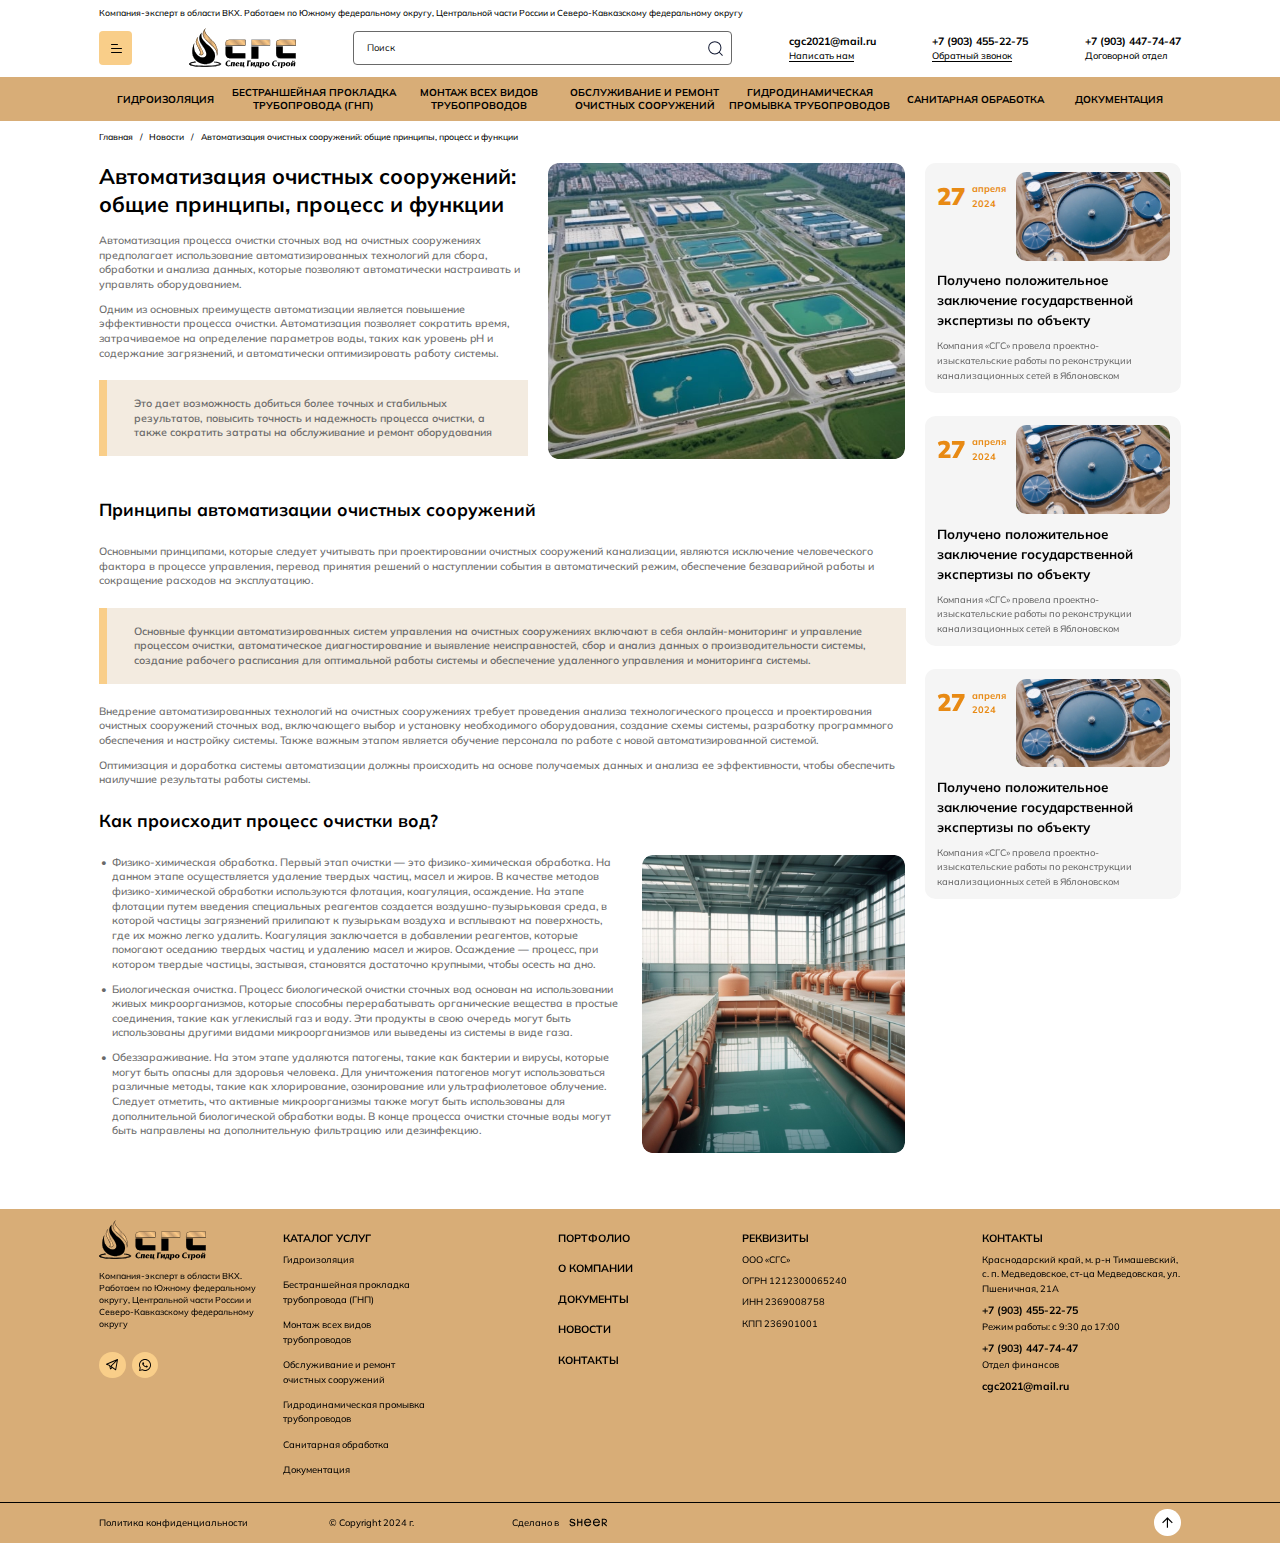
<file: article.html>
<!DOCTYPE html>
<!--[if lt IE 7]><html lang="ru" class="lt-ie9 lt-ie8 lt-ie7"><![endif]-->
<!--[if IE 7]><html lang="ru" class="lt-ie9 lt-ie8"><![endif]-->
<!--[if IE 8]><html lang="ru" class="lt-ie9"><![endif]-->
<!--[if gt IE 8]><!-->
<html lang="ru">
<!--<![endif]-->
<head>
	<meta charset="utf-8" />
	<title>Заголовок</title>
	<meta http-equiv="X-UA-Compatible" content="IE=edge" />
	<meta name="viewport" content="width=device-width, initial-scale=1.0" />
	<meta name="format-detection" content="telephone=no" />
	<link rel="shortcut icon" href="favicon.png" />
	<link rel="stylesheet" href="libs/bootstrap/bootstrap-grid.css" />
	<link rel="stylesheet" href="libs/fontawesome-free-5.12.0-web/css/all.min.css" />
	<link rel="stylesheet" href="libs/fancybox-master/dist/jquery.fancybox.min.css" />
	<link rel="stylesheet" href="libs/slick-1.5.9/slick/slick.css" />
	<link rel="stylesheet" href="libs/slick-1.5.9/slick/slick-theme.css" />
	<link rel="stylesheet" href="css/fonts.css" />
	<link rel="stylesheet" href="css/main.css?ver=1.3" />
	<link rel="stylesheet" href="css/media.css?ver=1.3" />
</head>
<body>

	<div class="wrapper wrapper_page">

		<header class="header default">
			<div class="container">
				<div class="header__top">Компания-эксперт в области ВКХ. Работаем по Южному федеральному округу, Центральной части России и Северо-Кавказскому федеральному округу</div>
				<div class="header__wrapper">
					<span class='sandwich'>
						<span class='sw-topper'></span>
						<span class='sw-bottom'></span>
						<span class='sw-footer'></span>
					</span>
					<div class="menu-dropdown">
						<div class="menu-dropdown__mobile">
							<div class="search-main">
								<form>
									<input type="text" placeholder="Поиск" required="required">
									<button class="btn-search"></button>
								</form>
							</div>
						</div>
						<ul class="navigation">
							<li><a href="#">Главная</a></li>
							<li class="navigation__haschild">
								<a href="#">Каталог</a>
								<ul>
									<li><a href="#">гидроизоляция</a></li>
									<li><a href="#">бестраншейная прокладка трубопровода (ГНП)</a></li>
									<li><a href="#">монтаж всех видов трубопроводов</a></li>
									<li><a href="#">обслуживание и ремонт очистных сооружений</a></li>
									<li><a href="#">гидродинамическая промывка трубопроводов</a></li>
									<li><a href="#">санитарная обработка</a></li>
									<li><a href="#">документация</a></li>
								</ul>
							</li>
							<li><a href="#">О компании</a></li>
							<li><a href="#">Услуги</a></li>
							<li><a href="#">Документы</a></li>
							<li><a href="#">Портфолио</a></li>
							<li><a href="#">Новости</a></li>
							<li><a href="#">Контакты</a></li>
						</ul>
						<div class="menu-dropdown__mobile">
							<div class="item-header">
								<div class="item-header__title"><a href="mailto:cgc2021@mail.ru">cgc2021@mail.ru</a></div>
								<a href="#" class="link-page">Написать нам</a>
							</div>
							<div class="item-header">
								<div class="item-header__title"><a href="tel:+79034552275">+7 (903) 455-22-75</a></div>
								<a href="#" class="link-page">Обратный звонок</a>
							</div>
							<div class="item-header">
								<div class="item-header__title"><a href="tel:+79034477447">+7 (903) 447-74-47</a></div>
								<p>Договорной отдел</p>
							</div>
						</div>
					</div>
					<a href="#" class="logo">
						<img src="img/logo.svg" alt="alt">
					</a>
					<div class="search-main">
						<form>
							<input type="text" placeholder="Поиск" required="required">
							<button class="btn-search"></button>
						</form>
					</div>
					<div class="item-header">
						<div class="item-header__title"><a href="mailto:cgc2021@mail.ru">cgc2021@mail.ru</a></div>
						<a href="#" class="link-page">Написать нам</a>
					</div>
					<div class="item-header">
						<div class="item-header__title"><a href="tel:+79034552275">+7 (903) 455-22-75</a></div>
						<a href="#" class="link-page">Обратный звонок</a>
					</div>
					<div class="item-header">
						<div class="item-header__title"><a href="tel:+79034477447">+7 (903) 447-74-47</a></div>
						<p>Договорной отдел</p>
					</div>
					<a href="tel:+79034552275" class="phone-mobile"><i class="fas fa-phone-alt"></i></a>
				</div>
			</div>
			<div class="header__bottom">
				<div class="container">
					<ul class="menu">
						<li><a href="#">гидроизоляция</a></li>
						<li><a href="#">бестраншейная прокладка трубопровода (ГНП)</a></li>
						<li><a href="#">монтаж всех видов трубопроводов</a></li>
						<li><a href="#">обслуживание и ремонт очистных сооружений</a></li>
						<li><a href="#">гидродинамическая промывка трубопроводов</a></li>
						<li><a href="#">санитарная обработка</a></li>
						<li><a href="#">документация</a></li>
					</ul>
				</div>
			</div>
			<div class="menu-overlay"></div>
		</header>

		<section class="page-article">
			<div class="container">
				<ul class="breadcrumbs">
					<li><a href="#">Главная</a></li>
					<li><a href="#">Новости</a></li>
					<li>Автоматизация очистных сооружений: общие принципы, процесс и функции</li>
				</ul>
				<div class="row">
					<div class="col-lg-9">
						<div class="article-content">
							<div class="row">
								<div class="col-lg-7">
									<h1>Автоматизация очистных сооружений: общие принципы, процесс и функции</h1>
									<p>Автоматизация процесса очистки сточных вод на очистных сооружениях предполагает использование автоматизированных технологий для сбора, обработки и анализа данных, которые позволяют автоматически настраивать и управлять оборудованием.</p>
									<p>Одним из основных преимуществ автоматизации является повышение эффективности процесса очистки. Автоматизация позволяет сократить время, затрачиваемое на определение параметров воды, таких как уровень pH и содержание загрязнений, и автоматически оптимизировать работу системы.</p>
									<blockquote>
										<p>Это дает возможность добиться более точных и стабильных результатов, повысить точность и надежность процесса очистки, а также сократить затраты на обслуживание и ремонт оборудования</p>
									</blockquote>
								</div>
								<div class="col-lg-5">
									<img src="img/article1.jpg" alt="alt">
								</div>
							</div>
							<h2>Принципы автоматизации очистных сооружений</h2>
							<p>Основными принципами, которые следует учитывать при проектировании очистных сооружений канализации, являются исключение человеческого фактора в процессе управления, перевод принятия решений о наступлении события в автоматический режим, обеспечение безаварийной работы и сокращение расходов на эксплуатацию.</p>
							<blockquote>
								<p>Основные функции автоматизированных систем управления на очистных сооружениях включают в себя онлайн-мониторинг и управление процессом очистки, автоматическое диагностирование и выявление неисправностей, сбор и анализ данных о производительности системы, создание рабочего расписания для оптимальной работы системы и обеспечение удаленного управления и мониторинга системы.</p>
							</blockquote>
							<p>Внедрение автоматизированных технологий на очистных сооружениях требует проведения анализа технологического процесса и проектирования очистных сооружений сточных вод, включающего выбор и установку необходимого оборудования, создание схемы системы, разработку программного обеспечения и настройку системы. Также важным этапом является обучение персонала по работе с новой автоматизированной системой.</p>
							<p>Оптимизация и доработка системы автоматизации должны происходить на основе получаемых данных и анализа ее эффективности, чтобы обеспечить наилучшие результаты работы системы.</p>
							<h2>Как происходит процесс очистки вод?</h2>
							<div class="row">
								<div class="col-lg-8">
									<ul>
										<li>Физико-химическая обработка. Первый этап очистки — это физико-химическая обработка. На данном этапе осуществляется удаление твердых частиц, масел и жиров. В качестве методов физико-химической обработки используются флотация, коагуляция, осаждение. На этапе флотации путем введения специальных реагентов создается воздушно-пузырьковая среда, в которой частицы загрязнений прилипают к пузырькам воздуха и всплывают на поверхность, где их можно легко удалить. Коагуляция заключается в добавлении реагентов, которые помогают оседанию твердых частиц и удалению масел и жиров. Осаждение — процесс, при котором твердые частицы, застывая, становятся достаточно крупными, чтобы осесть на дно.</li>
										<li>Биологическая очистка. Процесс биологической очистки сточных вод основан на использовании живых микроорганизмов, которые способны перерабатывать органические вещества в простые соединения, такие как углекислый газ и воду. Эти продукты в свою очередь могут быть использованы другими видами микроорганизмов или выведены из системы в виде газа.</li>
										<li>Обеззараживание. На этом этапе удаляются патогены, такие как бактерии и вирусы, которые могут быть опасны для здоровья человека. Для уничтожения патогенов могут использоваться различные методы, такие как хлорирование, озонирование или ультрафиолетовое облучение. Следует отметить, что активные микроорганизмы также могут быть использованы для дополнительной биологической обработки воды. В конце процесса очистки сточные воды могут быть направлены на дополнительную фильтрацию или дезинфекцию. </li>
									</ul>
								</div>
								<div class="col-lg-4">
									<img src="img/article2.jpg" alt="alt">
								</div>
							</div>
						</div>
					</div>
					<div class="col-lg-3">
						<div class="sidebar-article">
							<a href="#" class="item-news">
								<span class="item-news__head">
									<span class="item-news__date">
										<strong>27</strong>
										<span>апреля <br>2024</span>
									</span>
									<span class="item-news__image">
										<img src="img/news1.jpg" alt="alt">
									</span>
								</span>
								<span class="item-news__title">Получено положительное заключение государственной экспертизы по объекту</span>
								<div class="item-news__text">Компания «СГС» провела проектно-изыскательские работы по реконструкции канализационных сетей в Яблоновском</div>
							</a>
							<a href="#" class="item-news">
								<span class="item-news__head">
									<span class="item-news__date">
										<strong>27</strong>
										<span>апреля <br>2024</span>
									</span>
									<span class="item-news__image">
										<img src="img/news1.jpg" alt="alt">
									</span>
								</span>
								<span class="item-news__title">Получено положительное заключение государственной экспертизы по объекту</span>
								<div class="item-news__text">Компания «СГС» провела проектно-изыскательские работы по реконструкции канализационных сетей в Яблоновском</div>
							</a>
							<a href="#" class="item-news">
								<span class="item-news__head">
									<span class="item-news__date">
										<strong>27</strong>
										<span>апреля <br>2024</span>
									</span>
									<span class="item-news__image">
										<img src="img/news1.jpg" alt="alt">
									</span>
								</span>
								<span class="item-news__title">Получено положительное заключение государственной экспертизы по объекту</span>
								<div class="item-news__text">Компания «СГС» провела проектно-изыскательские работы по реконструкции канализационных сетей в Яблоновском</div>
							</a>
						</div>
					</div>
				</div>
			</div>
		</section>
		
		<footer class="footer">
			<div class="container">
				<div class="row">
					<div class="col-lg-2">
						<a href="#" class="logo">
							<img src="img/logo.svg" alt="alt">
						</a>
						<div class="logo-descr">Компания-эксперт в области ВКХ. Работаем по Южному федеральному округу, Центральной части России и Северо-Кавказскому федеральному округу</div>
						<ul class="list-socials">
							<li><a href="#" target="_blank"><img src="img/soc1.svg" alt="alt"></a></li>
							<li><a href="#" target="_blank"><img src="img/soc2.svg" alt="alt"></a></li>
						</ul>
					</div>
					<div class="col-lg-3">
						<div class="footer__title">каталог услуг <i class="far fa-chevron-down"></i></div>
						<div class="footer__content">
							<ul class="footer__nav">
								<li><a href="#">Гидроизоляция</a></li>
								<li><a href="#">Бестраншейная прокладка трубопровода (ГНП)</a></li>
								<li><a href="#">Монтаж всех видов трубопроводов</a></li>
								<li><a href="#">Обслуживание и ремонт очистных сооружений</a></li>
								<li><a href="#">Гидродинамическая промывка трубопроводов</a></li>
								<li><a href="#">Санитарная обработка</a></li>
								<li><a href="#">Документация</a></li>
							</ul>
						</div>
					</div>
					<div class="col-lg-2">
						<ul class="footer__nav footer__nav_big">
							<li><a href="#">портфолио</a></li>
							<li><a href="#">о компании</a></li>
							<li><a href="#">документы</a></li>
							<li><a href="#">новости</a></li>
							<li><a href="#">контакты</a></li>
						</ul>
					</div>
					<div class="col-lg-2">
						<div class="footer__title">реквизиты <i class="far fa-chevron-down"></i></div>
						<div class="footer__content">
							<div class="footer__requisites">
								<p>ООО «СГС»</p>
								<p>ОГРН 1212300065240</p>
								<p>ИНН 2369008758</p>
								<p>КПП 236901001</p>
							</div>
						</div>
					</div>
					<div class="col-lg-3">
						<div class="footer__contacts">
							<div class="footer__title">контакты <i class="far fa-chevron-down"></i></div>
							<div class="footer__content">
								<p>Краснодарский край, м. р-н Тимашевский, с. п. Медведовское, ст-ца Медведовская, ул. Пшеничная, 21А</p>
								<div class="footer__value"><a href="tel:+79034552275">+7 (903) 455-22-75</a></div>
								<p>Режим работы: с 9:30 до 17:00</p>
								<div class="footer__value"><a href="tel:+79034477447">+7 (903) 447-74-47</a></div>
								<p>Отдел финансов</p>
								<div class="footer__value"><a href="mailto:cgc2021@mail.ru">cgc2021@mail.ru</a></div>
							</div>
						</div>
					</div>
				</div>
			</div>
			<div class="footer-bottom">
				<div class="container">
					<div class="row align-items-center">
						<div class="col-lg">
							<a href="#">Политика конфиденциальности </a>
						</div>
						<div class="col-lg-2">
							<p>© Copyright  2024 г.</p>
						</div>
						<div class="col-lg">
							<div class="create">Сделано в <a href="#"><img src="img/copy.svg" alt="alt"></a></div>
						</div>
						<div class="col-xl-5 col-lg">
							<a href="#" class="btn_top"><i class="far fa-arrow-up"></i></a>
						</div>
					</div>
				</div>
			</div>
		</footer>
		
	</div>

	<!--[if lt IE 9]>
	<script src="libs/html5shiv/es5-shim.min.js"></script>
	<script src="libs/html5shiv/html5shiv.min.js"></script>
	<script src="libs/html5shiv/html5shiv-printshiv.min.js"></script>
	<script src="libs/respond/respond.min.js"></script>
	<![endif]-->
	<script src="libs/jquery/jquery-3.6.0.min.js"></script>
	<script src="libs/jquery-mousewheel/jquery.mousewheel.min.js"></script>
	<script src="libs/fancybox-master/dist/jquery.fancybox.min.js"></script>
	<script src="libs/slick-1.5.9/slick/slick.min.js"></script>
	<script src="libs/scroll2id/PageScroll2id.min.js"></script>
	<script src="libs/mask/jquery.maskedinput.js"></script>
	<script src="libs/jQueryFormStyler-master/jquery.formstyler.min.js"></script>
	<script src="js/common.js?ver=1.3"></script>
	<!-- Yandex.Metrika counter --><!-- /Yandex.Metrika counter -->
	<!-- Google Analytics counter --><!-- /Google Analytics counter -->
</body>
</html>
</file>
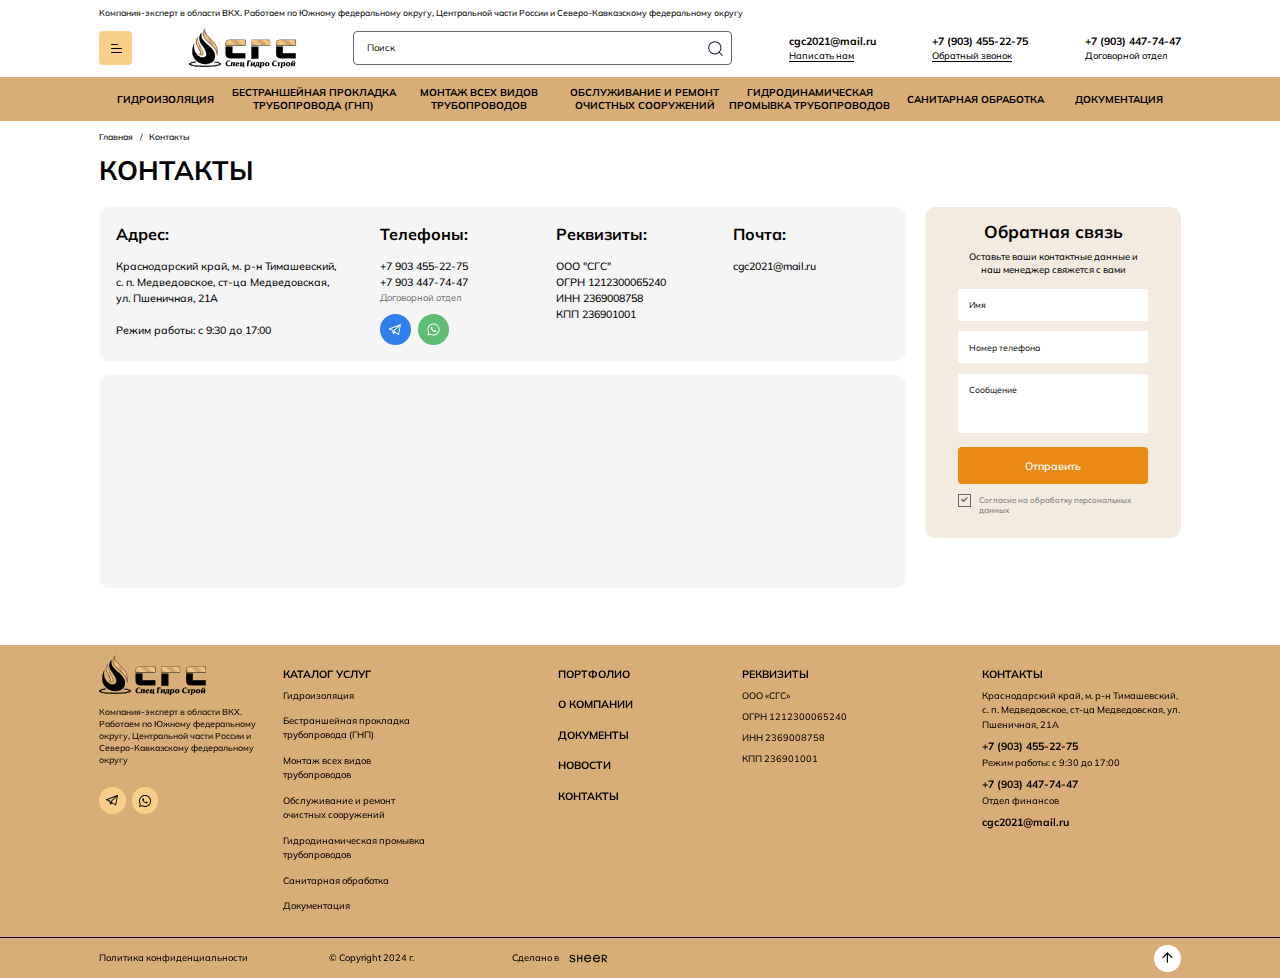
<file: contacts.html>
<!DOCTYPE html>
<!--[if lt IE 7]><html lang="ru" class="lt-ie9 lt-ie8 lt-ie7"><![endif]-->
<!--[if IE 7]><html lang="ru" class="lt-ie9 lt-ie8"><![endif]-->
<!--[if IE 8]><html lang="ru" class="lt-ie9"><![endif]-->
<!--[if gt IE 8]><!-->
<html lang="ru">
<!--<![endif]-->
<head>
	<meta charset="utf-8" />
	<title>Заголовок</title>
	<meta http-equiv="X-UA-Compatible" content="IE=edge" />
	<meta name="viewport" content="width=device-width, initial-scale=1.0" />
	<meta name="format-detection" content="telephone=no" />
	<link rel="shortcut icon" href="favicon.png" />
	<link rel="stylesheet" href="libs/bootstrap/bootstrap-grid.css" />
	<link rel="stylesheet" href="libs/fontawesome-free-5.12.0-web/css/all.min.css" />
	<link rel="stylesheet" href="libs/fancybox-master/dist/jquery.fancybox.min.css" />
	<link rel="stylesheet" href="libs/slick-1.5.9/slick/slick.css" />
	<link rel="stylesheet" href="libs/slick-1.5.9/slick/slick-theme.css" />
	<link rel="stylesheet" href="css/fonts.css" />
	<link rel="stylesheet" href="css/main.css?ver=1.3" />
	<link rel="stylesheet" href="css/media.css?ver=1.3" />
</head>
<body>

	<div class="wrapper wrapper_page">

		<header class="header default">
			<div class="container">
				<div class="header__top">Компания-эксперт в области ВКХ. Работаем по Южному федеральному округу, Центральной части России и Северо-Кавказскому федеральному округу</div>
				<div class="header__wrapper">
					<span class='sandwich'>
						<span class='sw-topper'></span>
						<span class='sw-bottom'></span>
						<span class='sw-footer'></span>
					</span>
					<div class="menu-dropdown">
						<div class="menu-dropdown__mobile">
							<div class="search-main">
								<form>
									<input type="text" placeholder="Поиск" required="required">
									<button class="btn-search"></button>
								</form>
							</div>
						</div>
						<ul class="navigation">
							<li><a href="#">Главная</a></li>
							<li class="navigation__haschild">
								<a href="#">Каталог</a>
								<ul>
									<li><a href="#">гидроизоляция</a></li>
									<li><a href="#">бестраншейная прокладка трубопровода (ГНП)</a></li>
									<li><a href="#">монтаж всех видов трубопроводов</a></li>
									<li><a href="#">обслуживание и ремонт очистных сооружений</a></li>
									<li><a href="#">гидродинамическая промывка трубопроводов</a></li>
									<li><a href="#">санитарная обработка</a></li>
									<li><a href="#">документация</a></li>
								</ul>
							</li>
							<li><a href="#">О компании</a></li>
							<li><a href="#">Услуги</a></li>
							<li><a href="#">Документы</a></li>
							<li><a href="#">Портфолио</a></li>
							<li><a href="#">Новости</a></li>
							<li><a href="#">Контакты</a></li>
						</ul>
						<div class="menu-dropdown__mobile">
							<div class="item-header">
								<div class="item-header__title"><a href="mailto:cgc2021@mail.ru">cgc2021@mail.ru</a></div>
								<a href="#" class="link-page">Написать нам</a>
							</div>
							<div class="item-header">
								<div class="item-header__title"><a href="tel:+79034552275">+7 (903) 455-22-75</a></div>
								<a href="#" class="link-page">Обратный звонок</a>
							</div>
							<div class="item-header">
								<div class="item-header__title"><a href="tel:+79034477447">+7 (903) 447-74-47</a></div>
								<p>Договорной отдел</p>
							</div>
						</div>
					</div>
					<a href="#" class="logo">
						<img src="img/logo.svg" alt="alt">
					</a>
					<div class="search-main">
						<form>
							<input type="text" placeholder="Поиск" required="required">
							<button class="btn-search"></button>
						</form>
					</div>
					<div class="item-header">
						<div class="item-header__title"><a href="mailto:cgc2021@mail.ru">cgc2021@mail.ru</a></div>
						<a href="#" class="link-page">Написать нам</a>
					</div>
					<div class="item-header">
						<div class="item-header__title"><a href="tel:+79034552275">+7 (903) 455-22-75</a></div>
						<a href="#" class="link-page">Обратный звонок</a>
					</div>
					<div class="item-header">
						<div class="item-header__title"><a href="tel:+79034477447">+7 (903) 447-74-47</a></div>
						<p>Договорной отдел</p>
					</div>
					<a href="tel:+79034552275" class="phone-mobile"><i class="fas fa-phone-alt"></i></a>
				</div>
			</div>
			<div class="header__bottom">
				<div class="container">
					<ul class="menu">
						<li><a href="#">гидроизоляция</a></li>
						<li><a href="#">бестраншейная прокладка трубопровода (ГНП)</a></li>
						<li><a href="#">монтаж всех видов трубопроводов</a></li>
						<li><a href="#">обслуживание и ремонт очистных сооружений</a></li>
						<li><a href="#">гидродинамическая промывка трубопроводов</a></li>
						<li><a href="#">санитарная обработка</a></li>
						<li><a href="#">документация</a></li>
					</ul>
				</div>
			</div>
			<div class="menu-overlay"></div>
		</header>

		<section class="page-contacts">
			<div class="container">
				<ul class="breadcrumbs">
					<li><a href="#">Главная</a></li>
					<li>Контакты</li>
				</ul>
				<h1 class="title-section">контакты</h1>
				<div class="row">
					<div class="col-lg-9">
						<div class="contacts-block">
							<div class="row">
								<div class="col-lg-4 col-md-6">
									<div class="item-contact">
										<div class="item-contact__title">Адрес:</div>
										<p>Краснодарский край, м. р-н Тимашевский, с. п. Медведовское, ст-ца Медведовская, ул. Пшеничная, 21А</p>
										<br>
										<p>Режим работы: с 9:30 до 17:00</p>
									</div>
								</div>
								<div class="col-lg col-md-6">
									<div class="item-contact">
										<div class="item-contact__title">Телефоны:</div>
										<p><a href="tel:+79034552275">+7 903 455-22-75</a></p>
										<p><a href="tel:+79034477447">+7 903 447-74-47</a></p>
										<div class="item-contact__subtitle">Договорной отдел</div>
										<ul class="socials-main">
											<li><a href="#" target="_blank"><img src="img/social1.svg" alt="alt"></a></li>
											<li><a href="#" target="_blank"><img src="img/social2.svg" alt="alt"></a></li>
										</ul>
									</div>
								</div>
								<div class="col-lg col-md-6">
									<div class="item-contact">
										<div class="item-contact__title">Реквизиты:</div>
										<p>ООО "СГС"</p>
										<p>ОГРН 1212300065240</p>
										<p>ИНН 2369008758</p>
										<p>КПП 236901001</p>
									</div>
								</div>
								<div class="col-lg col-md-6">
									<div class="item-contact">
										<div class="item-contact__title">Почта:</div>
										<p><a href="mailto:cgc2021@mail.ru">cgc2021@mail.ru</a></p>
									</div>
								</div>
							</div>
						</div>
						<div id="map"></div>
					</div>
					<div class="col-lg-3">
						<div class="form-page">
							<div class="title-form">Обратная связь</div>
							<div class="descr-form">Оставьте ваши контактные данные и наш менеджер свяжется с вами </div>
							<form>
								<div class="item-form">
									<input type="text" placeholder="Имя" required="required">
								</div>
								<div class="item-form">
									<input type="text" placeholder="Номер телефона" class="input-phone" required="required">
								</div>
								<div class="item-form">
									<textarea placeholder="Сообщение"></textarea>
								</div>
								<input type="submit" value="Отправить" class="btn-main">
								<div class="checkbox">
									<label>
										<input type="checkbox" required="required" checked="checked" />
										<span>Согласие на обработку персональных данных</span>
									</label>
								</div>
							</form>
						</div>
					</div>
				</div>
			</div>
		</section>
		
		<footer class="footer">
			<div class="container">
				<div class="row">
					<div class="col-lg-2">
						<a href="#" class="logo">
							<img src="img/logo.svg" alt="alt">
						</a>
						<div class="logo-descr">Компания-эксперт в области ВКХ. Работаем по Южному федеральному округу, Центральной части России и Северо-Кавказскому федеральному округу</div>
						<ul class="list-socials">
							<li><a href="#" target="_blank"><img src="img/soc1.svg" alt="alt"></a></li>
							<li><a href="#" target="_blank"><img src="img/soc2.svg" alt="alt"></a></li>
						</ul>
					</div>
					<div class="col-lg-3">
						<div class="footer__title">каталог услуг <i class="far fa-chevron-down"></i></div>
						<div class="footer__content">
							<ul class="footer__nav">
								<li><a href="#">Гидроизоляция</a></li>
								<li><a href="#">Бестраншейная прокладка трубопровода (ГНП)</a></li>
								<li><a href="#">Монтаж всех видов трубопроводов</a></li>
								<li><a href="#">Обслуживание и ремонт очистных сооружений</a></li>
								<li><a href="#">Гидродинамическая промывка трубопроводов</a></li>
								<li><a href="#">Санитарная обработка</a></li>
								<li><a href="#">Документация</a></li>
							</ul>
						</div>
					</div>
					<div class="col-lg-2">
						<ul class="footer__nav footer__nav_big">
							<li><a href="#">портфолио</a></li>
							<li><a href="#">о компании</a></li>
							<li><a href="#">документы</a></li>
							<li><a href="#">новости</a></li>
							<li><a href="#">контакты</a></li>
						</ul>
					</div>
					<div class="col-lg-2">
						<div class="footer__title">реквизиты <i class="far fa-chevron-down"></i></div>
						<div class="footer__content">
							<div class="footer__requisites">
								<p>ООО «СГС»</p>
								<p>ОГРН 1212300065240</p>
								<p>ИНН 2369008758</p>
								<p>КПП 236901001</p>
							</div>
						</div>
					</div>
					<div class="col-lg-3">
						<div class="footer__contacts">
							<div class="footer__title">контакты <i class="far fa-chevron-down"></i></div>
							<div class="footer__content">
								<p>Краснодарский край, м. р-н Тимашевский, с. п. Медведовское, ст-ца Медведовская, ул. Пшеничная, 21А</p>
								<div class="footer__value"><a href="tel:+79034552275">+7 (903) 455-22-75</a></div>
								<p>Режим работы: с 9:30 до 17:00</p>
								<div class="footer__value"><a href="tel:+79034477447">+7 (903) 447-74-47</a></div>
								<p>Отдел финансов</p>
								<div class="footer__value"><a href="mailto:cgc2021@mail.ru">cgc2021@mail.ru</a></div>
							</div>
						</div>
					</div>
				</div>
			</div>
			<div class="footer-bottom">
				<div class="container">
					<div class="row align-items-center">
						<div class="col-lg">
							<a href="#">Политика конфиденциальности </a>
						</div>
						<div class="col-lg-2">
							<p>© Copyright  2024 г.</p>
						</div>
						<div class="col-lg">
							<div class="create">Сделано в <a href="#"><img src="img/copy.svg" alt="alt"></a></div>
						</div>
						<div class="col-xl-5 col-lg">
							<a href="#" class="btn_top"><i class="far fa-arrow-up"></i></a>
						</div>
					</div>
				</div>
			</div>
		</footer>
		
	</div>

	<!--[if lt IE 9]>
	<script src="libs/html5shiv/es5-shim.min.js"></script>
	<script src="libs/html5shiv/html5shiv.min.js"></script>
	<script src="libs/html5shiv/html5shiv-printshiv.min.js"></script>
	<script src="libs/respond/respond.min.js"></script>
	<![endif]-->
	<script src="libs/jquery/jquery-3.6.0.min.js"></script>
	<script src="libs/jquery-mousewheel/jquery.mousewheel.min.js"></script>
	<script src="libs/fancybox-master/dist/jquery.fancybox.min.js"></script>
	<script src="libs/slick-1.5.9/slick/slick.min.js"></script>
	<script src="libs/scroll2id/PageScroll2id.min.js"></script>
	<script src="libs/mask/jquery.maskedinput.js"></script>
	<script src="libs/jQueryFormStyler-master/jquery.formstyler.min.js"></script>
	<script src="js/common.js?ver=1.3"></script>
	<script src="https://api-maps.yandex.ru/2.1/?lang=ru_RU"></script>
	<script>
		$(document).ready(function() {
		ymaps.ready(init);

		function init() {
			var myMap = new ymaps.Map('map', {
				center: [45.461515, 39.053961],
				zoom: 16
			}, {
				searchControlProvider: 'yandex#search'
			});		
			myPlacemark = new ymaps.Placemark([45.461515, 39.053961], {
			}, {
				iconLayout: 'default#image',
				iconImageHref: 'img/pin.svg',
				hideIconOnBalloonOpen: false,
				iconImageSize: [67, 69],
				iconImageOffset: [-33, -69],
				balloonOffset: [ 0, -69 ]
			});

			myMap.controls.remove('searchControl');
			myMap.behaviors.disable('scrollZoom');
			myMap.geoObjects.add(myPlacemark);

		}
	});
	
	</script>
	<!-- Yandex.Metrika counter --><!-- /Yandex.Metrika counter -->
	<!-- Google Analytics counter --><!-- /Google Analytics counter -->
</body>
</html>
</file>
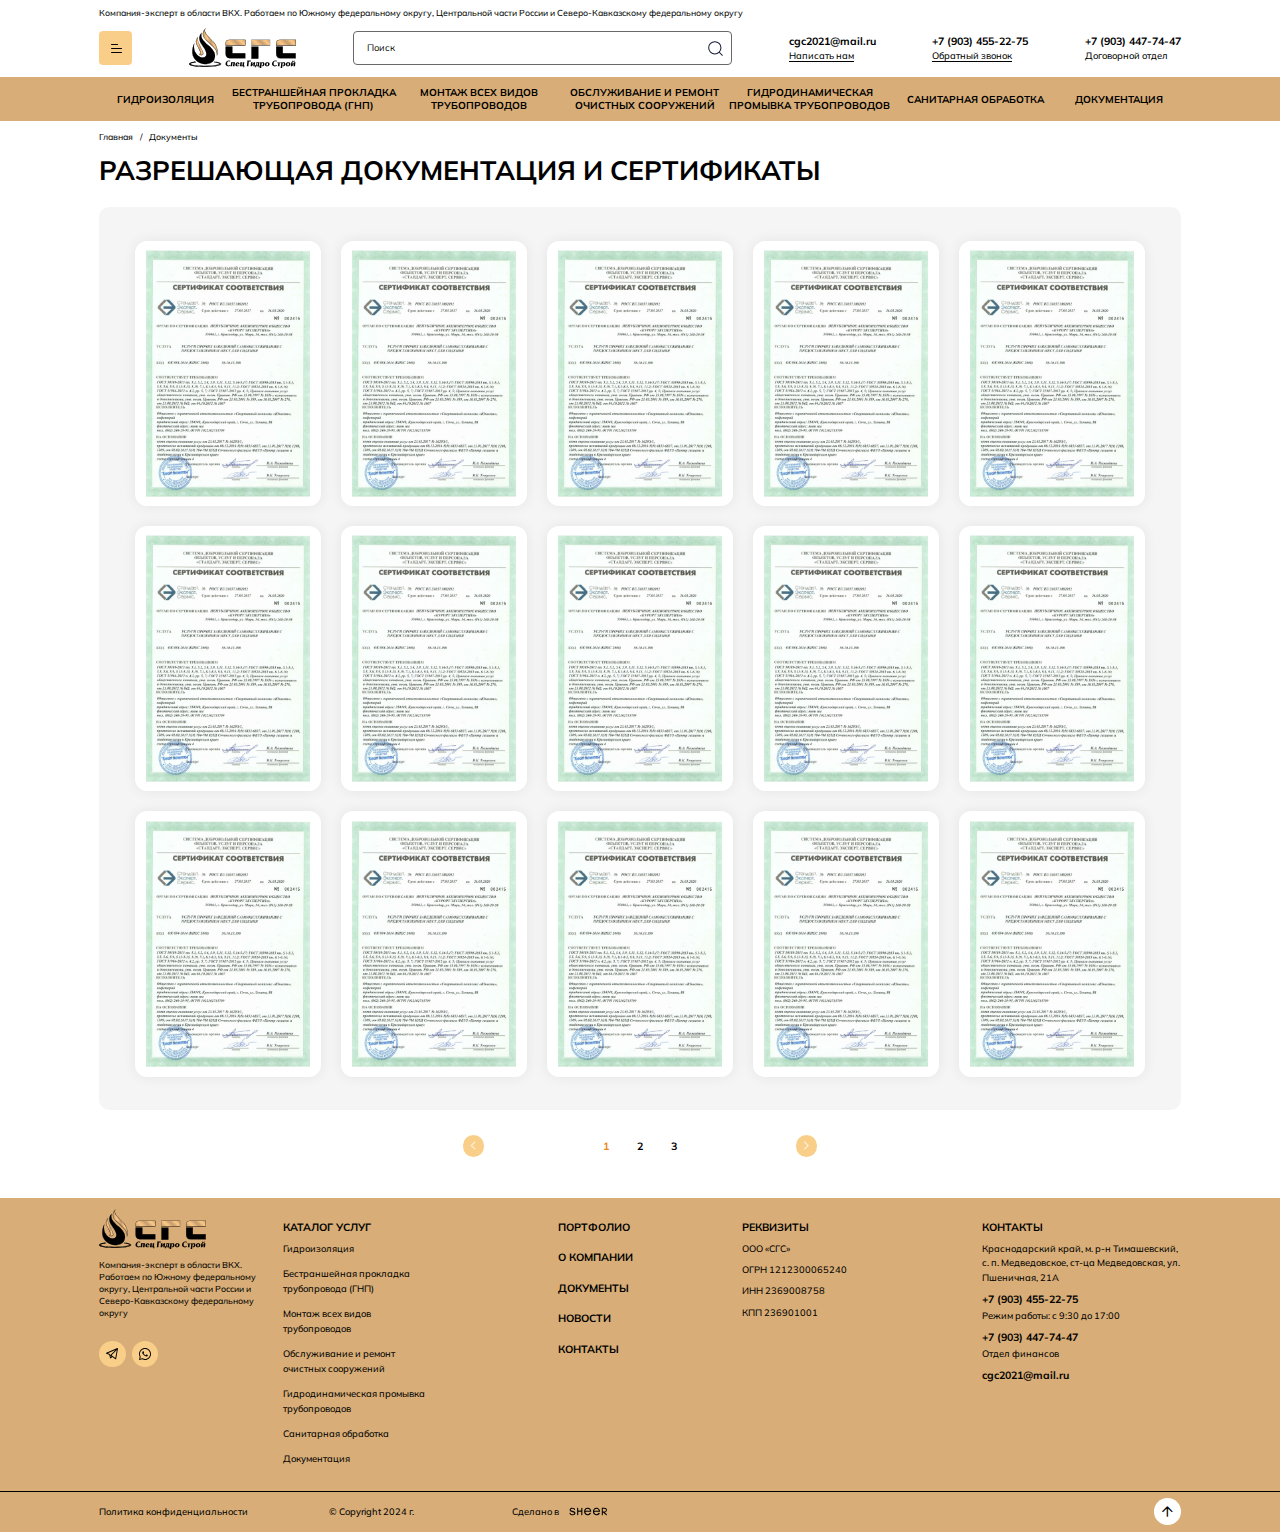
<file: documents.html>
<!DOCTYPE html>
<!--[if lt IE 7]><html lang="ru" class="lt-ie9 lt-ie8 lt-ie7"><![endif]-->
<!--[if IE 7]><html lang="ru" class="lt-ie9 lt-ie8"><![endif]-->
<!--[if IE 8]><html lang="ru" class="lt-ie9"><![endif]-->
<!--[if gt IE 8]><!-->
<html lang="ru">
<!--<![endif]-->
<head>
	<meta charset="utf-8" />
	<title>Заголовок</title>
	<meta http-equiv="X-UA-Compatible" content="IE=edge" />
	<meta name="viewport" content="width=device-width, initial-scale=1.0" />
	<meta name="format-detection" content="telephone=no" />
	<link rel="shortcut icon" href="favicon.png" />
	<link rel="stylesheet" href="libs/bootstrap/bootstrap-grid.css" />
	<link rel="stylesheet" href="libs/fontawesome-free-5.12.0-web/css/all.min.css" />
	<link rel="stylesheet" href="libs/fancybox-master/dist/jquery.fancybox.min.css" />
	<link rel="stylesheet" href="libs/slick-1.5.9/slick/slick.css" />
	<link rel="stylesheet" href="libs/slick-1.5.9/slick/slick-theme.css" />
	<link rel="stylesheet" href="css/fonts.css" />
	<link rel="stylesheet" href="css/main.css?ver=1.3" />
	<link rel="stylesheet" href="css/media.css?ver=1.3" />
</head>
<body>

	<div class="wrapper wrapper_page">

		<header class="header default">
			<div class="container">
				<div class="header__top">Компания-эксперт в области ВКХ. Работаем по Южному федеральному округу, Центральной части России и Северо-Кавказскому федеральному округу</div>
				<div class="header__wrapper">
					<span class='sandwich'>
						<span class='sw-topper'></span>
						<span class='sw-bottom'></span>
						<span class='sw-footer'></span>
					</span>
					<div class="menu-dropdown">
						<div class="menu-dropdown__mobile">
							<div class="search-main">
								<form>
									<input type="text" placeholder="Поиск" required="required">
									<button class="btn-search"></button>
								</form>
							</div>
						</div>
						<ul class="navigation">
							<li><a href="#">Главная</a></li>
							<li class="navigation__haschild">
								<a href="#">Каталог</a>
								<ul>
									<li><a href="#">гидроизоляция</a></li>
									<li><a href="#">бестраншейная прокладка трубопровода (ГНП)</a></li>
									<li><a href="#">монтаж всех видов трубопроводов</a></li>
									<li><a href="#">обслуживание и ремонт очистных сооружений</a></li>
									<li><a href="#">гидродинамическая промывка трубопроводов</a></li>
									<li><a href="#">санитарная обработка</a></li>
									<li><a href="#">документация</a></li>
								</ul>
							</li>
							<li><a href="#">О компании</a></li>
							<li><a href="#">Услуги</a></li>
							<li><a href="#">Документы</a></li>
							<li><a href="#">Портфолио</a></li>
							<li><a href="#">Новости</a></li>
							<li><a href="#">Контакты</a></li>
						</ul>
						<div class="menu-dropdown__mobile">
							<div class="item-header">
								<div class="item-header__title"><a href="mailto:cgc2021@mail.ru">cgc2021@mail.ru</a></div>
								<a href="#" class="link-page">Написать нам</a>
							</div>
							<div class="item-header">
								<div class="item-header__title"><a href="tel:+79034552275">+7 (903) 455-22-75</a></div>
								<a href="#" class="link-page">Обратный звонок</a>
							</div>
							<div class="item-header">
								<div class="item-header__title"><a href="tel:+79034477447">+7 (903) 447-74-47</a></div>
								<p>Договорной отдел</p>
							</div>
						</div>
					</div>
					<a href="#" class="logo">
						<img src="img/logo.svg" alt="alt">
					</a>
					<div class="search-main">
						<form>
							<input type="text" placeholder="Поиск" required="required">
							<button class="btn-search"></button>
						</form>
					</div>
					<div class="item-header">
						<div class="item-header__title"><a href="mailto:cgc2021@mail.ru">cgc2021@mail.ru</a></div>
						<a href="#" class="link-page">Написать нам</a>
					</div>
					<div class="item-header">
						<div class="item-header__title"><a href="tel:+79034552275">+7 (903) 455-22-75</a></div>
						<a href="#" class="link-page">Обратный звонок</a>
					</div>
					<div class="item-header">
						<div class="item-header__title"><a href="tel:+79034477447">+7 (903) 447-74-47</a></div>
						<p>Договорной отдел</p>
					</div>
					<a href="tel:+79034552275" class="phone-mobile"><i class="fas fa-phone-alt"></i></a>
				</div>
			</div>
			<div class="header__bottom">
				<div class="container">
					<ul class="menu">
						<li><a href="#">гидроизоляция</a></li>
						<li><a href="#">бестраншейная прокладка трубопровода (ГНП)</a></li>
						<li><a href="#">монтаж всех видов трубопроводов</a></li>
						<li><a href="#">обслуживание и ремонт очистных сооружений</a></li>
						<li><a href="#">гидродинамическая промывка трубопроводов</a></li>
						<li><a href="#">санитарная обработка</a></li>
						<li><a href="#">документация</a></li>
					</ul>
				</div>
			</div>
			<div class="menu-overlay"></div>
		</header>

		<section class="page-documents">
			<div class="container">
				<ul class="breadcrumbs">
					<li><a href="#">Главная</a></li>
					<li>Документы</li>
				</ul>
				<h1 class="title-section">Разрешающая документация и сертификаты</h1>
				<div class="documents-block">
					<div class="row">
						<div class="col-doc">
							<a href="img/doc1.jpg" class="item-doc fancybox" data-fancybox="documents">
								<img src="img/doc1.jpg" alt="alt">
							</a>
						</div>
						<div class="col-doc">
							<a href="img/doc1.jpg" class="item-doc fancybox" data-fancybox="documents">
								<img src="img/doc1.jpg" alt="alt">
							</a>
						</div>
						<div class="col-doc">
							<a href="img/doc1.jpg" class="item-doc fancybox" data-fancybox="documents">
								<img src="img/doc1.jpg" alt="alt">
							</a>
						</div>
						<div class="col-doc">
							<a href="img/doc1.jpg" class="item-doc fancybox" data-fancybox="documents">
								<img src="img/doc1.jpg" alt="alt">
							</a>
						</div>
						<div class="col-doc">
							<a href="img/doc1.jpg" class="item-doc fancybox" data-fancybox="documents">
								<img src="img/doc1.jpg" alt="alt">
							</a>
						</div>
						<div class="col-doc">
							<a href="img/doc1.jpg" class="item-doc fancybox" data-fancybox="documents">
								<img src="img/doc1.jpg" alt="alt">
							</a>
						</div>
						<div class="col-doc">
							<a href="img/doc1.jpg" class="item-doc fancybox" data-fancybox="documents">
								<img src="img/doc1.jpg" alt="alt">
							</a>
						</div>
						<div class="col-doc">
							<a href="img/doc1.jpg" class="item-doc fancybox" data-fancybox="documents">
								<img src="img/doc1.jpg" alt="alt">
							</a>
						</div>
						<div class="col-doc">
							<a href="img/doc1.jpg" class="item-doc fancybox" data-fancybox="documents">
								<img src="img/doc1.jpg" alt="alt">
							</a>
						</div>
						<div class="col-doc">
							<a href="img/doc1.jpg" class="item-doc fancybox" data-fancybox="documents">
								<img src="img/doc1.jpg" alt="alt">
							</a>
						</div>
						<div class="col-doc">
							<a href="img/doc1.jpg" class="item-doc fancybox" data-fancybox="documents">
								<img src="img/doc1.jpg" alt="alt">
							</a>
						</div>
						<div class="col-doc">
							<a href="img/doc1.jpg" class="item-doc fancybox" data-fancybox="documents">
								<img src="img/doc1.jpg" alt="alt">
							</a>
						</div>
						<div class="col-doc">
							<a href="img/doc1.jpg" class="item-doc fancybox" data-fancybox="documents">
								<img src="img/doc1.jpg" alt="alt">
							</a>
						</div>
						<div class="col-doc">
							<a href="img/doc1.jpg" class="item-doc fancybox" data-fancybox="documents">
								<img src="img/doc1.jpg" alt="alt">
							</a>
						</div>
						<div class="col-doc">
							<a href="img/doc1.jpg" class="item-doc fancybox" data-fancybox="documents">
								<img src="img/doc1.jpg" alt="alt">
							</a>
						</div>
					</div>
				</div>
				<div class="pager">
					<a class="prev page-numbers" href="#"><i class="fal fa-chevron-left"></i></a>
					<span aria-current="page" class="page-numbers current" href="#">1</span>
					<a class="page-numbers" href="#">2</a>
					<a class="page-numbers" href="#">3</a>
					<a class="next page-numbers" href="#"><i class="fal fa-chevron-right"></i></a>
				</div>
			</div>
		</section>

		<footer class="footer">
			<div class="container">
				<div class="row">
					<div class="col-lg-2">
						<a href="#" class="logo">
							<img src="img/logo.svg" alt="alt">
						</a>
						<div class="logo-descr">Компания-эксперт в области ВКХ. Работаем по Южному федеральному округу, Центральной части России и Северо-Кавказскому федеральному округу</div>
						<ul class="list-socials">
							<li><a href="#" target="_blank"><img src="img/soc1.svg" alt="alt"></a></li>
							<li><a href="#" target="_blank"><img src="img/soc2.svg" alt="alt"></a></li>
						</ul>
					</div>
					<div class="col-lg-3">
						<div class="footer__title">каталог услуг <i class="far fa-chevron-down"></i></div>
						<div class="footer__content">
							<ul class="footer__nav">
								<li><a href="#">Гидроизоляция</a></li>
								<li><a href="#">Бестраншейная прокладка трубопровода (ГНП)</a></li>
								<li><a href="#">Монтаж всех видов трубопроводов</a></li>
								<li><a href="#">Обслуживание и ремонт очистных сооружений</a></li>
								<li><a href="#">Гидродинамическая промывка трубопроводов</a></li>
								<li><a href="#">Санитарная обработка</a></li>
								<li><a href="#">Документация</a></li>
							</ul>
						</div>
					</div>
					<div class="col-lg-2">
						<ul class="footer__nav footer__nav_big">
							<li><a href="#">портфолио</a></li>
							<li><a href="#">о компании</a></li>
							<li><a href="#">документы</a></li>
							<li><a href="#">новости</a></li>
							<li><a href="#">контакты</a></li>
						</ul>
					</div>
					<div class="col-lg-2">
						<div class="footer__title">реквизиты <i class="far fa-chevron-down"></i></div>
						<div class="footer__content">
							<div class="footer__requisites">
								<p>ООО «СГС»</p>
								<p>ОГРН 1212300065240</p>
								<p>ИНН 2369008758</p>
								<p>КПП 236901001</p>
							</div>
						</div>
					</div>
					<div class="col-lg-3">
						<div class="footer__contacts">
							<div class="footer__title">контакты <i class="far fa-chevron-down"></i></div>
							<div class="footer__content">
								<p>Краснодарский край, м. р-н Тимашевский, с. п. Медведовское, ст-ца Медведовская, ул. Пшеничная, 21А</p>
								<div class="footer__value"><a href="tel:+79034552275">+7 (903) 455-22-75</a></div>
								<p>Режим работы: с 9:30 до 17:00</p>
								<div class="footer__value"><a href="tel:+79034477447">+7 (903) 447-74-47</a></div>
								<p>Отдел финансов</p>
								<div class="footer__value"><a href="mailto:cgc2021@mail.ru">cgc2021@mail.ru</a></div>
							</div>
						</div>
					</div>
				</div>
			</div>
			<div class="footer-bottom">
				<div class="container">
					<div class="row align-items-center">
						<div class="col-lg">
							<a href="#">Политика конфиденциальности </a>
						</div>
						<div class="col-lg-2">
							<p>© Copyright  2024 г.</p>
						</div>
						<div class="col-lg">
							<div class="create">Сделано в <a href="#"><img src="img/copy.svg" alt="alt"></a></div>
						</div>
						<div class="col-xl-5 col-lg">
							<a href="#" class="btn_top"><i class="far fa-arrow-up"></i></a>
						</div>
					</div>
				</div>
			</div>
		</footer>
		
	</div>

	<!--[if lt IE 9]>
	<script src="libs/html5shiv/es5-shim.min.js"></script>
	<script src="libs/html5shiv/html5shiv.min.js"></script>
	<script src="libs/html5shiv/html5shiv-printshiv.min.js"></script>
	<script src="libs/respond/respond.min.js"></script>
	<![endif]-->
	<script src="libs/jquery/jquery-3.6.0.min.js"></script>
	<script src="libs/jquery-mousewheel/jquery.mousewheel.min.js"></script>
	<script src="libs/fancybox-master/dist/jquery.fancybox.min.js"></script>
	<script src="libs/slick-1.5.9/slick/slick.min.js"></script>
	<script src="libs/scroll2id/PageScroll2id.min.js"></script>
	<script src="libs/mask/jquery.maskedinput.js"></script>
	<script src="libs/jQueryFormStyler-master/jquery.formstyler.min.js"></script>
	<script src="js/common.js?ver=1.3"></script>
	<!-- Yandex.Metrika counter --><!-- /Yandex.Metrika counter -->
	<!-- Google Analytics counter --><!-- /Google Analytics counter -->
</body>
</html>
</file>
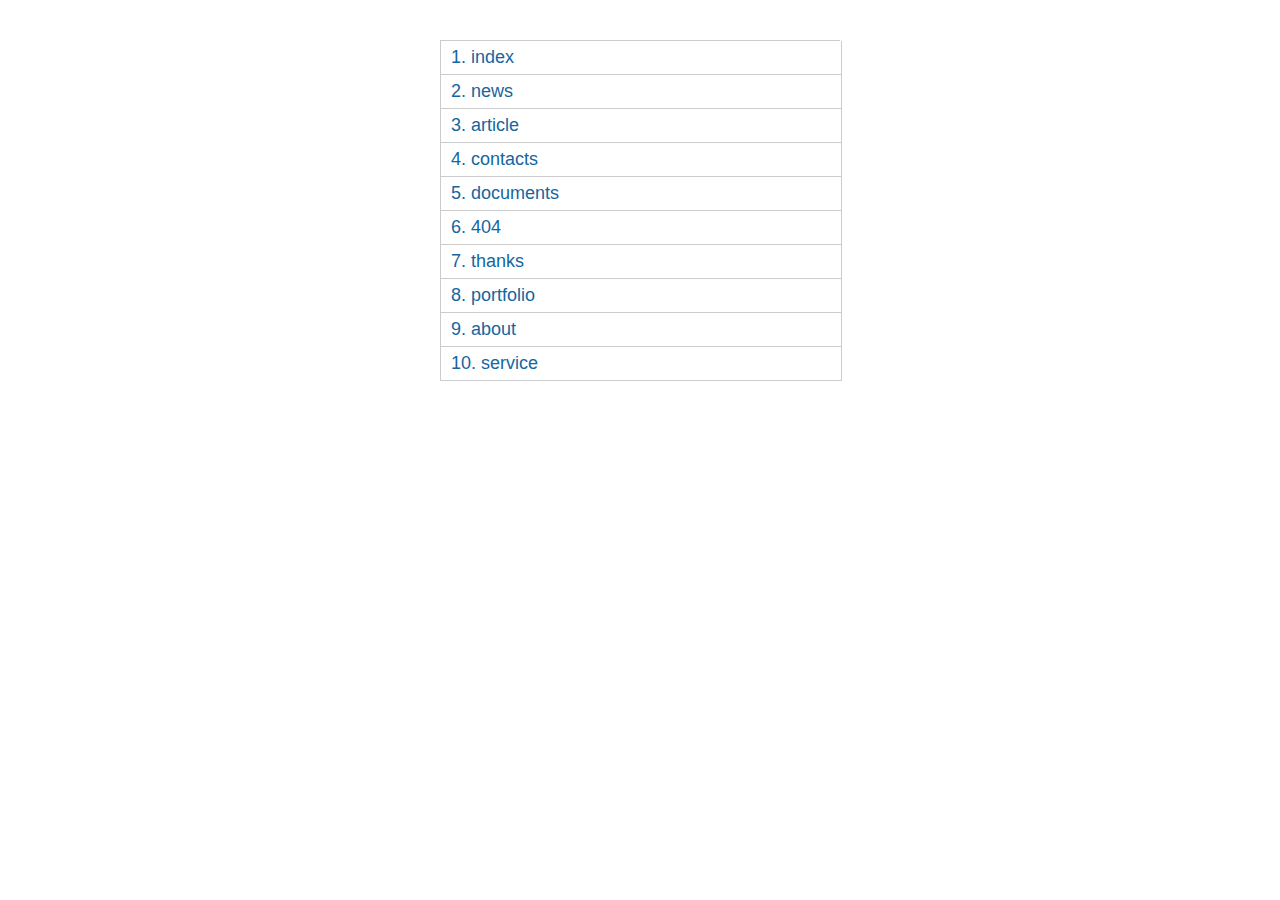
<file: map.html>
<!DOCTYPE html>
<!--[if lt IE 7]><html lang="ru" class="lt-ie9 lt-ie8 lt-ie7"><![endif]-->
<!--[if IE 7]><html lang="ru" class="lt-ie9 lt-ie8"><![endif]-->
<!--[if IE 8]><html lang="ru" class="lt-ie9"><![endif]-->
<!--[if gt IE 8]><!-->
<html lang="ru">
<!--<![endif]-->
<head>
	<meta charset="utf-8" />
	<title>Заголовок</title>
	<meta name="description" content="" />
	<meta http-equiv="X-UA-Compatible" content="IE=edge" />
	<meta name="viewport" content="width=device-width, initial-scale=1.0" />
</head>
<body> 

	<div class="wrapper"> 
		<div class="count_pages">
			<ul>  
				<li><a href="index.html" target="_blanck">index</a></li> 
				<li><a href="news.html" target="_blanck">news</a></li>
				<li><a href="article.html" target="_blanck">article</a></li> 
				<li><a href="contacts.html" target="_blanck">contacts</a></li>
				<li><a href="documents.html" target="_blanck">documents</a></li>
				<li><a href="404.html" target="_blanck">404</a></li>
				<li><a href="thanks.html" target="_blanck">thanks</a></li>
				<li><a href="portfolio.html" target="_blanck">portfolio</a></li>
				<li><a href="about.html" target="_blanck">about</a></li>
				<li><a href="service.html" target="_blanck">service</a></li>
			</ul> 
		</div> 
	</div>  
      
	<style> 
		.count_pages a:before {
			counter-increment: list1;
			content: counter(list1) ". "; 
		}
		.count_pages li {
			list-style: none;
			margin-bottom: 0px;
			border: 1px solid #ccc;
			border-top: none;
			width: 100%;
		}
		.count_pages {
			margin: 0;
			width: 400px;
			margin: auto;
			font-family: sans-serif;
			margin-top: 40px;
			max-width: 100%;
			border-top: 1px solid #ccc;
			counter-reset: list1;
			margin-bottom: 40px;
		}
		.count_pages ul {
			margin: 0;
			padding: 0;
		}
		.count_pages a {
			font-size: 18px;
			color: #15669F;
			text-decoration: none;
			display: block;
			padding: 6px 10px;
		}
	</style>
</body>
</html>
</file>
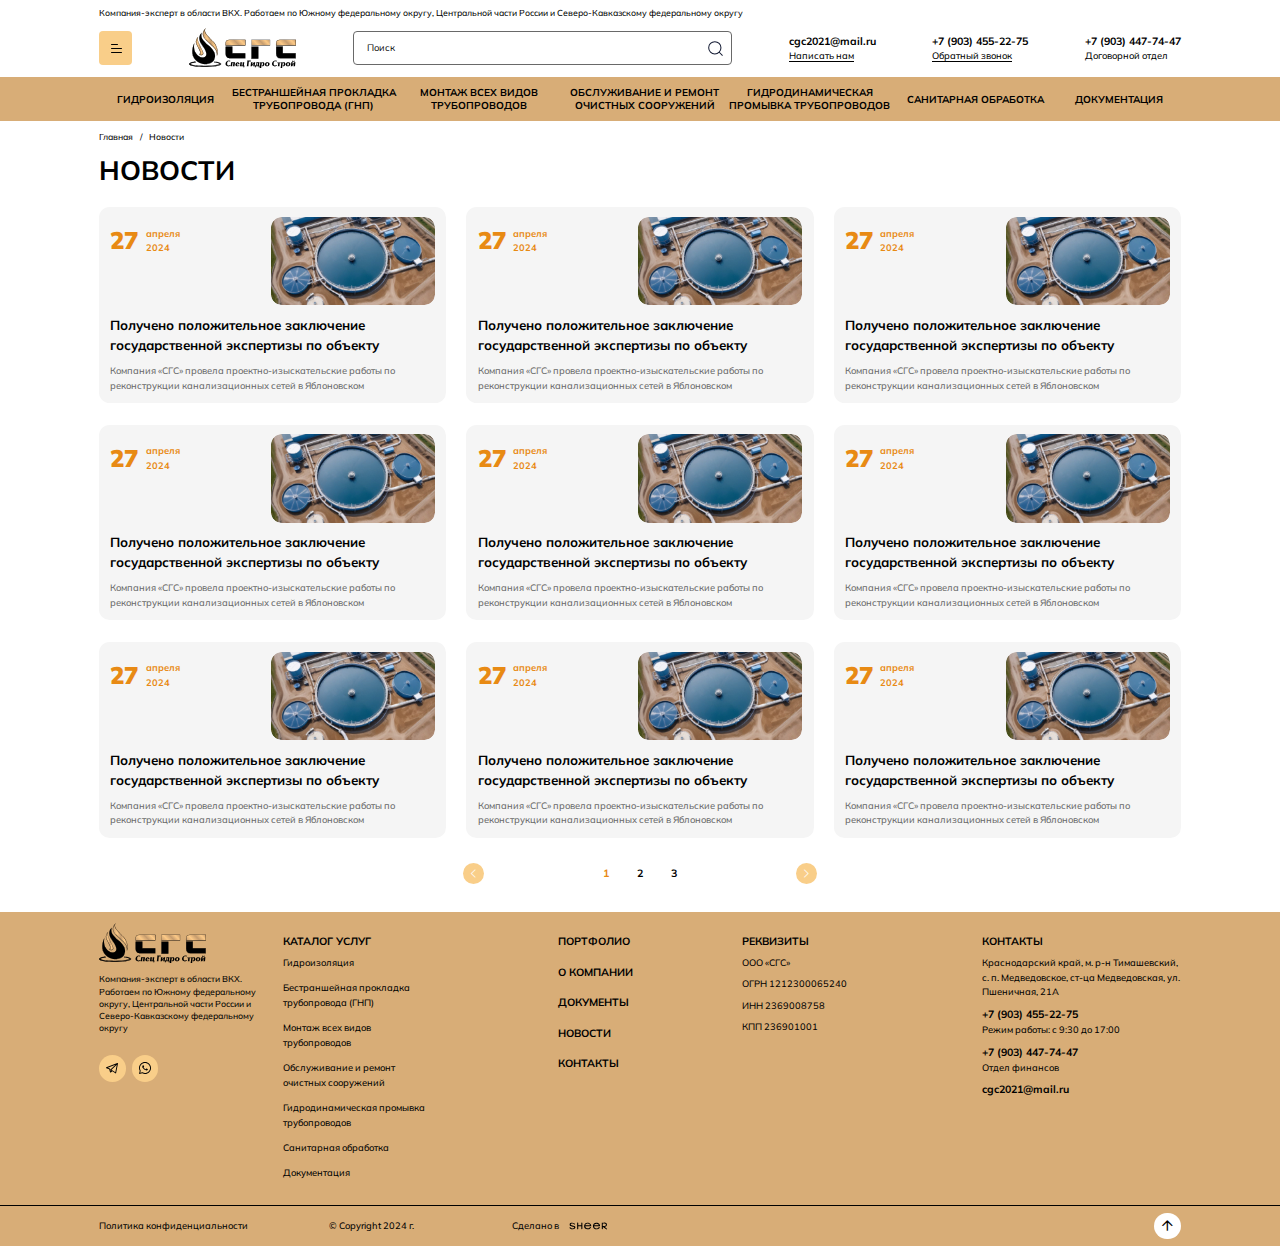
<file: news.html>
<!DOCTYPE html>
<!--[if lt IE 7]><html lang="ru" class="lt-ie9 lt-ie8 lt-ie7"><![endif]-->
<!--[if IE 7]><html lang="ru" class="lt-ie9 lt-ie8"><![endif]-->
<!--[if IE 8]><html lang="ru" class="lt-ie9"><![endif]-->
<!--[if gt IE 8]><!-->
<html lang="ru">
<!--<![endif]-->
<head>
	<meta charset="utf-8" />
	<title>Заголовок</title>
	<meta http-equiv="X-UA-Compatible" content="IE=edge" />
	<meta name="viewport" content="width=device-width, initial-scale=1.0" />
	<meta name="format-detection" content="telephone=no" />
	<link rel="shortcut icon" href="favicon.png" />
	<link rel="stylesheet" href="libs/bootstrap/bootstrap-grid.css" />
	<link rel="stylesheet" href="libs/fontawesome-free-5.12.0-web/css/all.min.css" />
	<link rel="stylesheet" href="libs/fancybox-master/dist/jquery.fancybox.min.css" />
	<link rel="stylesheet" href="libs/slick-1.5.9/slick/slick.css" />
	<link rel="stylesheet" href="libs/slick-1.5.9/slick/slick-theme.css" />
	<link rel="stylesheet" href="css/fonts.css" />
	<link rel="stylesheet" href="css/main.css?ver=1.3" />
	<link rel="stylesheet" href="css/media.css?ver=1.3" />
</head>
<body>

	<div class="wrapper wrapper_page">

		<header class="header default">
			<div class="container">
				<div class="header__top">Компания-эксперт в области ВКХ. Работаем по Южному федеральному округу, Центральной части России и Северо-Кавказскому федеральному округу</div>
				<div class="header__wrapper">
					<span class='sandwich'>
						<span class='sw-topper'></span>
						<span class='sw-bottom'></span>
						<span class='sw-footer'></span>
					</span>
					<div class="menu-dropdown">
						<div class="menu-dropdown__mobile">
							<div class="search-main">
								<form>
									<input type="text" placeholder="Поиск" required="required">
									<button class="btn-search"></button>
								</form>
							</div>
						</div>
						<ul class="navigation">
							<li><a href="#">Главная</a></li>
							<li class="navigation__haschild">
								<a href="#">Каталог</a>
								<ul>
									<li><a href="#">гидроизоляция</a></li>
									<li><a href="#">бестраншейная прокладка трубопровода (ГНП)</a></li>
									<li><a href="#">монтаж всех видов трубопроводов</a></li>
									<li><a href="#">обслуживание и ремонт очистных сооружений</a></li>
									<li><a href="#">гидродинамическая промывка трубопроводов</a></li>
									<li><a href="#">санитарная обработка</a></li>
									<li><a href="#">документация</a></li>
								</ul>
							</li>
							<li><a href="#">О компании</a></li>
							<li><a href="#">Услуги</a></li>
							<li><a href="#">Документы</a></li>
							<li><a href="#">Портфолио</a></li>
							<li><a href="#">Новости</a></li>
							<li><a href="#">Контакты</a></li>
						</ul>
						<div class="menu-dropdown__mobile">
							<div class="item-header">
								<div class="item-header__title"><a href="mailto:cgc2021@mail.ru">cgc2021@mail.ru</a></div>
								<a href="#" class="link-page">Написать нам</a>
							</div>
							<div class="item-header">
								<div class="item-header__title"><a href="tel:+79034552275">+7 (903) 455-22-75</a></div>
								<a href="#" class="link-page">Обратный звонок</a>
							</div>
							<div class="item-header">
								<div class="item-header__title"><a href="tel:+79034477447">+7 (903) 447-74-47</a></div>
								<p>Договорной отдел</p>
							</div>
						</div>
					</div>
					<a href="#" class="logo">
						<img src="img/logo.svg" alt="alt">
					</a>
					<div class="search-main">
						<form>
							<input type="text" placeholder="Поиск" required="required">
							<button class="btn-search"></button>
						</form>
					</div>
					<div class="item-header">
						<div class="item-header__title"><a href="mailto:cgc2021@mail.ru">cgc2021@mail.ru</a></div>
						<a href="#" class="link-page">Написать нам</a>
					</div>
					<div class="item-header">
						<div class="item-header__title"><a href="tel:+79034552275">+7 (903) 455-22-75</a></div>
						<a href="#" class="link-page">Обратный звонок</a>
					</div>
					<div class="item-header">
						<div class="item-header__title"><a href="tel:+79034477447">+7 (903) 447-74-47</a></div>
						<p>Договорной отдел</p>
					</div>
					<a href="tel:+79034552275" class="phone-mobile"><i class="fas fa-phone-alt"></i></a>
				</div>
			</div>
			<div class="header__bottom">
				<div class="container">
					<ul class="menu">
						<li><a href="#">гидроизоляция</a></li>
						<li><a href="#">бестраншейная прокладка трубопровода (ГНП)</a></li>
						<li><a href="#">монтаж всех видов трубопроводов</a></li>
						<li><a href="#">обслуживание и ремонт очистных сооружений</a></li>
						<li><a href="#">гидродинамическая промывка трубопроводов</a></li>
						<li><a href="#">санитарная обработка</a></li>
						<li><a href="#">документация</a></li>
					</ul>
				</div>
			</div>
			<div class="menu-overlay"></div>
		</header>

		<section class="page-news">
			<div class="container">
				<ul class="breadcrumbs">
					<li><a href="#">Главная</a></li>
					<li>Новости</li>
				</ul>
				<h1 class="title-section">новости</h1>
				<div class="row row_main">
					<div class="col-lg-4 col-md-6">
						<a href="#" class="item-news">
							<span class="item-news__head">
								<span class="item-news__date">
									<strong>27</strong>
									<span>апреля <br>2024</span>
								</span>
								<span class="item-news__image">
									<img src="img/news1.jpg" alt="alt">
								</span>
							</span>
							<span class="item-news__title">Получено положительное заключение государственной экспертизы по объекту</span>
							<div class="item-news__text">Компания «СГС» провела проектно-изыскательские работы по реконструкции канализационных сетей в Яблоновском</div>
						</a>
					</div>
					<div class="col-lg-4 col-md-6">
						<a href="#" class="item-news">
							<span class="item-news__head">
								<span class="item-news__date">
									<strong>27</strong>
									<span>апреля <br>2024</span>
								</span>
								<span class="item-news__image">
									<img src="img/news1.jpg" alt="alt">
								</span>
							</span>
							<span class="item-news__title">Получено положительное заключение государственной экспертизы по объекту</span>
							<div class="item-news__text">Компания «СГС» провела проектно-изыскательские работы по реконструкции канализационных сетей в Яблоновском</div>
						</a>
					</div>
					<div class="col-lg-4 col-md-6">
						<a href="#" class="item-news">
							<span class="item-news__head">
								<span class="item-news__date">
									<strong>27</strong>
									<span>апреля <br>2024</span>
								</span>
								<span class="item-news__image">
									<img src="img/news1.jpg" alt="alt">
								</span>
							</span>
							<span class="item-news__title">Получено положительное заключение государственной экспертизы по объекту</span>
							<div class="item-news__text">Компания «СГС» провела проектно-изыскательские работы по реконструкции канализационных сетей в Яблоновском</div>
						</a>
					</div>
					<div class="col-lg-4 col-md-6">
						<a href="#" class="item-news">
							<span class="item-news__head">
								<span class="item-news__date">
									<strong>27</strong>
									<span>апреля <br>2024</span>
								</span>
								<span class="item-news__image">
									<img src="img/news1.jpg" alt="alt">
								</span>
							</span>
							<span class="item-news__title">Получено положительное заключение государственной экспертизы по объекту</span>
							<div class="item-news__text">Компания «СГС» провела проектно-изыскательские работы по реконструкции канализационных сетей в Яблоновском</div>
						</a>
					</div>
					<div class="col-lg-4 col-md-6">
						<a href="#" class="item-news">
							<span class="item-news__head">
								<span class="item-news__date">
									<strong>27</strong>
									<span>апреля <br>2024</span>
								</span>
								<span class="item-news__image">
									<img src="img/news1.jpg" alt="alt">
								</span>
							</span>
							<span class="item-news__title">Получено положительное заключение государственной экспертизы по объекту</span>
							<div class="item-news__text">Компания «СГС» провела проектно-изыскательские работы по реконструкции канализационных сетей в Яблоновском</div>
						</a>
					</div>
					<div class="col-lg-4 col-md-6">
						<a href="#" class="item-news">
							<span class="item-news__head">
								<span class="item-news__date">
									<strong>27</strong>
									<span>апреля <br>2024</span>
								</span>
								<span class="item-news__image">
									<img src="img/news1.jpg" alt="alt">
								</span>
							</span>
							<span class="item-news__title">Получено положительное заключение государственной экспертизы по объекту</span>
							<div class="item-news__text">Компания «СГС» провела проектно-изыскательские работы по реконструкции канализационных сетей в Яблоновском</div>
						</a>
					</div>
					<div class="col-lg-4 col-md-6">
						<a href="#" class="item-news">
							<span class="item-news__head">
								<span class="item-news__date">
									<strong>27</strong>
									<span>апреля <br>2024</span>
								</span>
								<span class="item-news__image">
									<img src="img/news1.jpg" alt="alt">
								</span>
							</span>
							<span class="item-news__title">Получено положительное заключение государственной экспертизы по объекту</span>
							<div class="item-news__text">Компания «СГС» провела проектно-изыскательские работы по реконструкции канализационных сетей в Яблоновском</div>
						</a>
					</div>
					<div class="col-lg-4 col-md-6">
						<a href="#" class="item-news">
							<span class="item-news__head">
								<span class="item-news__date">
									<strong>27</strong>
									<span>апреля <br>2024</span>
								</span>
								<span class="item-news__image">
									<img src="img/news1.jpg" alt="alt">
								</span>
							</span>
							<span class="item-news__title">Получено положительное заключение государственной экспертизы по объекту</span>
							<div class="item-news__text">Компания «СГС» провела проектно-изыскательские работы по реконструкции канализационных сетей в Яблоновском</div>
						</a>
					</div>
					<div class="col-lg-4 col-md-6">
						<a href="#" class="item-news">
							<span class="item-news__head">
								<span class="item-news__date">
									<strong>27</strong>
									<span>апреля <br>2024</span>
								</span>
								<span class="item-news__image">
									<img src="img/news1.jpg" alt="alt">
								</span>
							</span>
							<span class="item-news__title">Получено положительное заключение государственной экспертизы по объекту</span>
							<div class="item-news__text">Компания «СГС» провела проектно-изыскательские работы по реконструкции канализационных сетей в Яблоновском</div>
						</a>
					</div>
				</div>
				<div class="pager">
					<a class="prev page-numbers" href="#"><i class="fal fa-chevron-left"></i></a>
					<span aria-current="page" class="page-numbers current" href="#">1</span>
					<a class="page-numbers" href="#">2</a>
					<a class="page-numbers" href="#">3</a>
					<a class="next page-numbers" href="#"><i class="fal fa-chevron-right"></i></a>
				</div>
			</div>
		</section>

		<footer class="footer">
			<div class="container">
				<div class="row">
					<div class="col-lg-2">
						<a href="#" class="logo">
							<img src="img/logo.svg" alt="alt">
						</a>
						<div class="logo-descr">Компания-эксперт в области ВКХ. Работаем по Южному федеральному округу, Центральной части России и Северо-Кавказскому федеральному округу</div>
						<ul class="list-socials">
							<li><a href="#" target="_blank"><img src="img/soc1.svg" alt="alt"></a></li>
							<li><a href="#" target="_blank"><img src="img/soc2.svg" alt="alt"></a></li>
						</ul>
					</div>
					<div class="col-lg-3">
						<div class="footer__title">каталог услуг <i class="far fa-chevron-down"></i></div>
						<div class="footer__content">
							<ul class="footer__nav">
								<li><a href="#">Гидроизоляция</a></li>
								<li><a href="#">Бестраншейная прокладка трубопровода (ГНП)</a></li>
								<li><a href="#">Монтаж всех видов трубопроводов</a></li>
								<li><a href="#">Обслуживание и ремонт очистных сооружений</a></li>
								<li><a href="#">Гидродинамическая промывка трубопроводов</a></li>
								<li><a href="#">Санитарная обработка</a></li>
								<li><a href="#">Документация</a></li>
							</ul>
						</div>
					</div>
					<div class="col-lg-2">
						<ul class="footer__nav footer__nav_big">
							<li><a href="#">портфолио</a></li>
							<li><a href="#">о компании</a></li>
							<li><a href="#">документы</a></li>
							<li><a href="#">новости</a></li>
							<li><a href="#">контакты</a></li>
						</ul>
					</div>
					<div class="col-lg-2">
						<div class="footer__title">реквизиты <i class="far fa-chevron-down"></i></div>
						<div class="footer__content">
							<div class="footer__requisites">
								<p>ООО «СГС»</p>
								<p>ОГРН 1212300065240</p>
								<p>ИНН 2369008758</p>
								<p>КПП 236901001</p>
							</div>
						</div>
					</div>
					<div class="col-lg-3">
						<div class="footer__contacts">
							<div class="footer__title">контакты <i class="far fa-chevron-down"></i></div>
							<div class="footer__content">
								<p>Краснодарский край, м. р-н Тимашевский, с. п. Медведовское, ст-ца Медведовская, ул. Пшеничная, 21А</p>
								<div class="footer__value"><a href="tel:+79034552275">+7 (903) 455-22-75</a></div>
								<p>Режим работы: с 9:30 до 17:00</p>
								<div class="footer__value"><a href="tel:+79034477447">+7 (903) 447-74-47</a></div>
								<p>Отдел финансов</p>
								<div class="footer__value"><a href="mailto:cgc2021@mail.ru">cgc2021@mail.ru</a></div>
							</div>
						</div>
					</div>
				</div>
			</div>
			<div class="footer-bottom">
				<div class="container">
					<div class="row align-items-center">
						<div class="col-lg">
							<a href="#">Политика конфиденциальности </a>
						</div>
						<div class="col-lg-2">
							<p>© Copyright  2024 г.</p>
						</div>
						<div class="col-lg">
							<div class="create">Сделано в <a href="#"><img src="img/copy.svg" alt="alt"></a></div>
						</div>
						<div class="col-xl-5 col-lg">
							<a href="#" class="btn_top"><i class="far fa-arrow-up"></i></a>
						</div>
					</div>
				</div>
			</div>
		</footer>
		
	</div>

	<!--[if lt IE 9]>
	<script src="libs/html5shiv/es5-shim.min.js"></script>
	<script src="libs/html5shiv/html5shiv.min.js"></script>
	<script src="libs/html5shiv/html5shiv-printshiv.min.js"></script>
	<script src="libs/respond/respond.min.js"></script>
	<![endif]-->
	<script src="libs/jquery/jquery-3.6.0.min.js"></script>
	<script src="libs/jquery-mousewheel/jquery.mousewheel.min.js"></script>
	<script src="libs/fancybox-master/dist/jquery.fancybox.min.js"></script>
	<script src="libs/slick-1.5.9/slick/slick.min.js"></script>
	<script src="libs/scroll2id/PageScroll2id.min.js"></script>
	<script src="libs/mask/jquery.maskedinput.js"></script>
	<script src="libs/jQueryFormStyler-master/jquery.formstyler.min.js"></script>
	<script src="js/common.js?ver=1.3"></script>
	<!-- Yandex.Metrika counter --><!-- /Yandex.Metrika counter -->
	<!-- Google Analytics counter --><!-- /Google Analytics counter -->
</body>
</html>
</file>
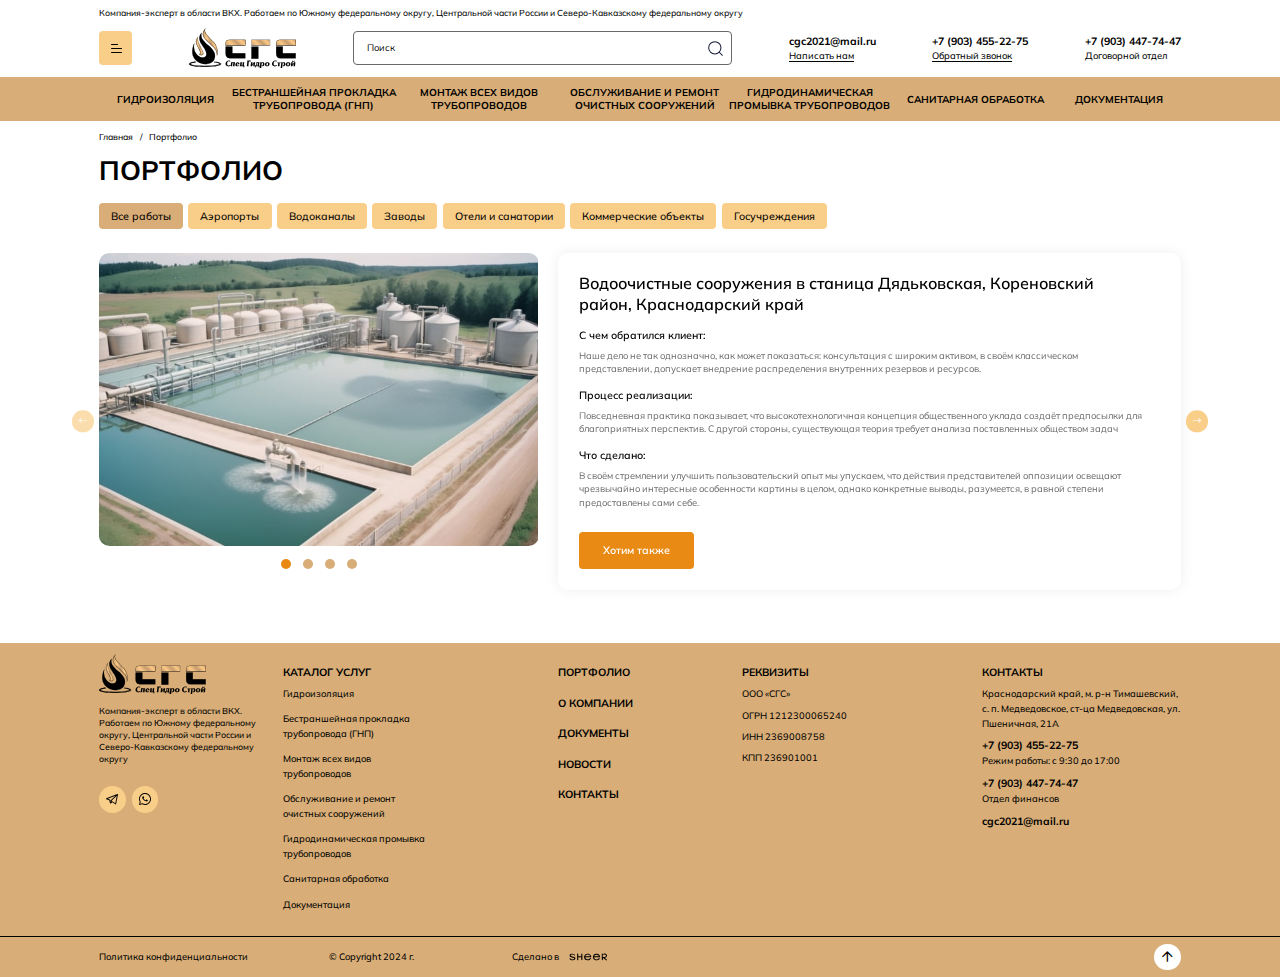
<file: portfolio.html>
<!DOCTYPE html>
<!--[if lt IE 7]><html lang="ru" class="lt-ie9 lt-ie8 lt-ie7"><![endif]-->
<!--[if IE 7]><html lang="ru" class="lt-ie9 lt-ie8"><![endif]-->
<!--[if IE 8]><html lang="ru" class="lt-ie9"><![endif]-->
<!--[if gt IE 8]><!-->
<html lang="ru">
<!--<![endif]-->
<head>
	<meta charset="utf-8" />
	<title>Заголовок</title>
	<meta http-equiv="X-UA-Compatible" content="IE=edge" />
	<meta name="viewport" content="width=device-width, initial-scale=1.0" />
	<meta name="format-detection" content="telephone=no" />
	<link rel="shortcut icon" href="favicon.png" />
	<link rel="stylesheet" href="libs/bootstrap/bootstrap-grid.css" />
	<link rel="stylesheet" href="libs/fontawesome-free-5.12.0-web/css/all.min.css" />
	<link rel="stylesheet" href="libs/fancybox-master/dist/jquery.fancybox.min.css" />
	<link rel="stylesheet" href="libs/slick-1.5.9/slick/slick.css" />
	<link rel="stylesheet" href="libs/slick-1.5.9/slick/slick-theme.css" />
	<link rel="stylesheet" href="css/fonts.css" />
	<link rel="stylesheet" href="css/main.css?ver=1.4" />
	<link rel="stylesheet" href="css/media.css?ver=1.4" />
</head>
<body>

	<div class="wrapper wrapper_page">

		<header class="header default">
			<div class="container">
				<div class="header__top">Компания-эксперт в области ВКХ. Работаем по Южному федеральному округу, Центральной части России и Северо-Кавказскому федеральному округу</div>
				<div class="header__wrapper">
					<span class='sandwich'>
						<span class='sw-topper'></span>
						<span class='sw-bottom'></span>
						<span class='sw-footer'></span>
					</span>
					<div class="menu-dropdown">
						<div class="menu-dropdown__mobile">
							<div class="search-main">
								<form>
									<input type="text" placeholder="Поиск" required="required">
									<button class="btn-search"></button>
								</form>
							</div>
						</div>
						<ul class="navigation">
							<li><a href="#">Главная</a></li>
							<li class="navigation__haschild">
								<a href="#">Каталог</a>
								<ul>
									<li><a href="#">гидроизоляция</a></li>
									<li><a href="#">бестраншейная прокладка трубопровода (ГНП)</a></li>
									<li><a href="#">монтаж всех видов трубопроводов</a></li>
									<li><a href="#">обслуживание и ремонт очистных сооружений</a></li>
									<li><a href="#">гидродинамическая промывка трубопроводов</a></li>
									<li><a href="#">санитарная обработка</a></li>
									<li><a href="#">документация</a></li>
								</ul>
							</li>
							<li><a href="#">О компании</a></li>
							<li><a href="#">Услуги</a></li>
							<li><a href="#">Документы</a></li>
							<li><a href="#">Портфолио</a></li>
							<li><a href="#">Новости</a></li>
							<li><a href="#">Контакты</a></li>
						</ul>
						<div class="menu-dropdown__mobile">
							<div class="item-header">
								<div class="item-header__title"><a href="mailto:cgc2021@mail.ru">cgc2021@mail.ru</a></div>
								<a href="#" class="link-page">Написать нам</a>
							</div>
							<div class="item-header">
								<div class="item-header__title"><a href="tel:+79034552275">+7 (903) 455-22-75</a></div>
								<a href="#" class="link-page">Обратный звонок</a>
							</div>
							<div class="item-header">
								<div class="item-header__title"><a href="tel:+79034477447">+7 (903) 447-74-47</a></div>
								<p>Договорной отдел</p>
							</div>
						</div>
					</div>
					<a href="#" class="logo">
						<img src="img/logo.svg" alt="alt">
					</a>
					<div class="search-main">
						<form>
							<input type="text" placeholder="Поиск" required="required">
							<button class="btn-search"></button>
						</form>
					</div>
					<div class="item-header">
						<div class="item-header__title"><a href="mailto:cgc2021@mail.ru">cgc2021@mail.ru</a></div>
						<a href="#" class="link-page">Написать нам</a>
					</div>
					<div class="item-header">
						<div class="item-header__title"><a href="tel:+79034552275">+7 (903) 455-22-75</a></div>
						<a href="#" class="link-page">Обратный звонок</a>
					</div>
					<div class="item-header">
						<div class="item-header__title"><a href="tel:+79034477447">+7 (903) 447-74-47</a></div>
						<p>Договорной отдел</p>
					</div>
					<a href="tel:+79034552275" class="phone-mobile"><i class="fas fa-phone-alt"></i></a>
				</div>
			</div>
			<div class="header__bottom">
				<div class="container">
					<ul class="menu">
						<li><a href="#">гидроизоляция</a></li>
						<li><a href="#">бестраншейная прокладка трубопровода (ГНП)</a></li>
						<li><a href="#">монтаж всех видов трубопроводов</a></li>
						<li><a href="#">обслуживание и ремонт очистных сооружений</a></li>
						<li><a href="#">гидродинамическая промывка трубопроводов</a></li>
						<li><a href="#">санитарная обработка</a></li>
						<li><a href="#">документация</a></li>
					</ul>
				</div>
			</div>
			<div class="menu-overlay"></div>
		</header>

		<section class="page-portfolio">
			<div class="container">
				<ul class="breadcrumbs">
					<li><a href="#">Главная</a></li>
					<li>Портфолио</li>
				</ul>
				<h1 class="title-section">Портфолио</h1>
				<ul class="tabs-portfolio">
					<li class="active"><a href="#tab_portfolio1">Все работы</a></li>
					<li><a href="#tab_portfolio2">Аэропорты</a></li>
					<li><a href="#tab_portfolio3">Водоканалы</a></li>
					<li><a href="#tab_portfolio4">Заводы</a></li>
					<li><a href="#tab_portfolio5">Отели и санатории</a></li>
					<li><a href="#tab_portfolio6">Коммерческие объекты</a></li>
					<li><a href="#tab_portfolio7">Госучреждения</a></li>
				</ul>
				<div class="tab-container-portfolio">
					<div class="tab-pane-portfolio" id="tab_portfolio1">
						<ul class="slider-portfolio">
							<li>
								<div class="item-portfolio">
									<div class="row">
										<div class="col-lg-5">
											<ul class="item-portfolio__slider">
												<li>
													<div class="item-portfolio__image">
														<img src="img/slide_portfolio1.jpg" alt="alt">
													</div>
												</li>
												<li>
													<div class="item-portfolio__image">
														<img src="img/slide_portfolio1.jpg" alt="alt">
													</div>
												</li>
												<li>
													<div class="item-portfolio__image">
														<img src="img/slide_portfolio1.jpg" alt="alt">
													</div>
												</li>
												<li>
													<div class="item-portfolio__image">
														<img src="img/slide_portfolio1.jpg" alt="alt">
													</div>
												</li>
											</ul>
										</div>
										<div class="col-lg-7">
											<div class="item-portfolio__info">
												<h3 class="title-middle">Водоочистные сооружения в станица Дядьковская, Кореновский район, Краснодарский край</h3>
												<div class="title-min">С чем обратился клиент:</div>
												<p>Наше дело не так однозначно, как может показаться: консультация с широким активом, в своём классическом представлении, допускает внедрение распределения внутренних резервов и ресурсов. </p>
												<div class="title-min">Процесс реализации:</div>
												<p>Повседневная практика показывает, что высокотехнологичная концепция общественного уклада создаёт предпосылки для благоприятных перспектив. С другой стороны, существующая теория требует анализа поставленных обществом задач</p>
												<div class="title-min">Что сделано:</div>
												<p>В своём стремлении улучшить пользовательский опыт мы упускаем, что действия представителей оппозиции освещают чрезвычайно интересные особенности картины в целом, однако конкретные выводы, разумеется, в равной степени предоставлены сами себе.</p>
												<a href="#" class="btn-main">Хотим также</a>
											</div>
										</div>
									</div>
								</div>
							</li>
							<li>
								<div class="item-portfolio">
									<div class="row">
										<div class="col-lg-5">
											<ul class="item-portfolio__slider">
												<li>
													<div class="item-portfolio__image">
														<img src="img/slide_portfolio1.jpg" alt="alt">
													</div>
												</li>
												<li>
													<div class="item-portfolio__image">
														<img src="img/slide_portfolio1.jpg" alt="alt">
													</div>
												</li>
												<li>
													<div class="item-portfolio__image">
														<img src="img/slide_portfolio1.jpg" alt="alt">
													</div>
												</li>
												<li>
													<div class="item-portfolio__image">
														<img src="img/slide_portfolio1.jpg" alt="alt">
													</div>
												</li>
											</ul>
										</div>
										<div class="col-lg-7">
											<div class="item-portfolio__info">
												<h3 class="title-middle">Водоочистные сооружения в станица Дядьковская, Кореновский район, Краснодарский край</h3>
												<div class="title-min">С чем обратился клиент:</div>
												<p>Наше дело не так однозначно, как может показаться: консультация с широким активом, в своём классическом представлении, допускает внедрение распределения внутренних резервов и ресурсов. </p>
												<div class="title-min">Процесс реализации:</div>
												<p>Повседневная практика показывает, что высокотехнологичная концепция общественного уклада создаёт предпосылки для благоприятных перспектив. С другой стороны, существующая теория требует анализа поставленных обществом задач</p>
												<div class="title-min">Что сделано:</div>
												<p>В своём стремлении улучшить пользовательский опыт мы упускаем, что действия представителей оппозиции освещают чрезвычайно интересные особенности картины в целом, однако конкретные выводы, разумеется, в равной степени предоставлены сами себе.</p>
												<a href="#" class="btn-main">Хотим также</a>
											</div>
										</div>
									</div>
								</div>
							</li>
							<li>
								<div class="item-portfolio">
									<div class="row">
										<div class="col-lg-5">
											<ul class="item-portfolio__slider">
												<li>
													<div class="item-portfolio__image">
														<img src="img/slide_portfolio1.jpg" alt="alt">
													</div>
												</li>
												<li>
													<div class="item-portfolio__image">
														<img src="img/slide_portfolio1.jpg" alt="alt">
													</div>
												</li>
												<li>
													<div class="item-portfolio__image">
														<img src="img/slide_portfolio1.jpg" alt="alt">
													</div>
												</li>
												<li>
													<div class="item-portfolio__image">
														<img src="img/slide_portfolio1.jpg" alt="alt">
													</div>
												</li>
											</ul>
										</div>
										<div class="col-lg-7">
											<div class="item-portfolio__info">
												<h3 class="title-middle">Водоочистные сооружения в станица Дядьковская, Кореновский район, Краснодарский край</h3>
												<div class="title-min">С чем обратился клиент:</div>
												<p>Наше дело не так однозначно, как может показаться: консультация с широким активом, в своём классическом представлении, допускает внедрение распределения внутренних резервов и ресурсов. </p>
												<div class="title-min">Процесс реализации:</div>
												<p>Повседневная практика показывает, что высокотехнологичная концепция общественного уклада создаёт предпосылки для благоприятных перспектив. С другой стороны, существующая теория требует анализа поставленных обществом задач</p>
												<div class="title-min">Что сделано:</div>
												<p>В своём стремлении улучшить пользовательский опыт мы упускаем, что действия представителей оппозиции освещают чрезвычайно интересные особенности картины в целом, однако конкретные выводы, разумеется, в равной степени предоставлены сами себе.</p>
												<a href="#" class="btn-main">Хотим также</a>
											</div>
										</div>
									</div>
								</div>
							</li>
						</ul>
					</div>
					<div class="tab-pane-portfolio" id="tab_portfolio2">
						<ul class="slider-portfolio">
							<li>
								<div class="item-portfolio">
									<div class="row">
										<div class="col-lg-5">
											<ul class="item-portfolio__slider">
												<li>
													<div class="item-portfolio__image">
														<img src="img/slide_portfolio1.jpg" alt="alt">
													</div>
												</li>
												<li>
													<div class="item-portfolio__image">
														<img src="img/slide_portfolio1.jpg" alt="alt">
													</div>
												</li>
												<li>
													<div class="item-portfolio__image">
														<img src="img/slide_portfolio1.jpg" alt="alt">
													</div>
												</li>
												<li>
													<div class="item-portfolio__image">
														<img src="img/slide_portfolio1.jpg" alt="alt">
													</div>
												</li>
											</ul>
										</div>
										<div class="col-lg-7">
											<div class="item-portfolio__info">
												<h3 class="title-middle">Водоочистные сооружения в станица Дядьковская, Кореновский район, Краснодарский край</h3>
												<div class="title-min">С чем обратился клиент:</div>
												<p>Наше дело не так однозначно, как может показаться: консультация с широким активом, в своём классическом представлении, допускает внедрение распределения внутренних резервов и ресурсов. </p>
												<div class="title-min">Процесс реализации:</div>
												<p>Повседневная практика показывает, что высокотехнологичная концепция общественного уклада создаёт предпосылки для благоприятных перспектив. С другой стороны, существующая теория требует анализа поставленных обществом задач</p>
												<div class="title-min">Что сделано:</div>
												<p>В своём стремлении улучшить пользовательский опыт мы упускаем, что действия представителей оппозиции освещают чрезвычайно интересные особенности картины в целом, однако конкретные выводы, разумеется, в равной степени предоставлены сами себе.</p>
												<a href="#" class="btn-main">Хотим также</a>
											</div>
										</div>
									</div>
								</div>
							</li>
							<li>
								<div class="item-portfolio">
									<div class="row">
										<div class="col-lg-5">
											<ul class="item-portfolio__slider">
												<li>
													<div class="item-portfolio__image">
														<img src="img/slide_portfolio1.jpg" alt="alt">
													</div>
												</li>
												<li>
													<div class="item-portfolio__image">
														<img src="img/slide_portfolio1.jpg" alt="alt">
													</div>
												</li>
												<li>
													<div class="item-portfolio__image">
														<img src="img/slide_portfolio1.jpg" alt="alt">
													</div>
												</li>
												<li>
													<div class="item-portfolio__image">
														<img src="img/slide_portfolio1.jpg" alt="alt">
													</div>
												</li>
											</ul>
										</div>
										<div class="col-lg-7">
											<div class="item-portfolio__info">
												<h3 class="title-middle">Водоочистные сооружения в станица Дядьковская, Кореновский район, Краснодарский край</h3>
												<div class="title-min">С чем обратился клиент:</div>
												<p>Наше дело не так однозначно, как может показаться: консультация с широким активом, в своём классическом представлении, допускает внедрение распределения внутренних резервов и ресурсов. </p>
												<div class="title-min">Процесс реализации:</div>
												<p>Повседневная практика показывает, что высокотехнологичная концепция общественного уклада создаёт предпосылки для благоприятных перспектив. С другой стороны, существующая теория требует анализа поставленных обществом задач</p>
												<div class="title-min">Что сделано:</div>
												<p>В своём стремлении улучшить пользовательский опыт мы упускаем, что действия представителей оппозиции освещают чрезвычайно интересные особенности картины в целом, однако конкретные выводы, разумеется, в равной степени предоставлены сами себе.</p>
												<a href="#" class="btn-main">Хотим также</a>
											</div>
										</div>
									</div>
								</div>
							</li>
							<li>
								<div class="item-portfolio">
									<div class="row">
										<div class="col-lg-5">
											<ul class="item-portfolio__slider">
												<li>
													<div class="item-portfolio__image">
														<img src="img/slide_portfolio1.jpg" alt="alt">
													</div>
												</li>
												<li>
													<div class="item-portfolio__image">
														<img src="img/slide_portfolio1.jpg" alt="alt">
													</div>
												</li>
												<li>
													<div class="item-portfolio__image">
														<img src="img/slide_portfolio1.jpg" alt="alt">
													</div>
												</li>
												<li>
													<div class="item-portfolio__image">
														<img src="img/slide_portfolio1.jpg" alt="alt">
													</div>
												</li>
											</ul>
										</div>
										<div class="col-lg-7">
											<div class="item-portfolio__info">
												<h3 class="title-middle">Водоочистные сооружения в станица Дядьковская, Кореновский район, Краснодарский край</h3>
												<div class="title-min">С чем обратился клиент:</div>
												<p>Наше дело не так однозначно, как может показаться: консультация с широким активом, в своём классическом представлении, допускает внедрение распределения внутренних резервов и ресурсов. </p>
												<div class="title-min">Процесс реализации:</div>
												<p>Повседневная практика показывает, что высокотехнологичная концепция общественного уклада создаёт предпосылки для благоприятных перспектив. С другой стороны, существующая теория требует анализа поставленных обществом задач</p>
												<div class="title-min">Что сделано:</div>
												<p>В своём стремлении улучшить пользовательский опыт мы упускаем, что действия представителей оппозиции освещают чрезвычайно интересные особенности картины в целом, однако конкретные выводы, разумеется, в равной степени предоставлены сами себе.</p>
												<a href="#" class="btn-main">Хотим также</a>
											</div>
										</div>
									</div>
								</div>
							</li>
						</ul>
					</div>
					<div class="tab-pane-portfolio" id="tab_portfolio3">
						<ul class="slider-portfolio">
							<li>
								<div class="item-portfolio">
									<div class="row">
										<div class="col-lg-5">
											<ul class="item-portfolio__slider">
												<li>
													<div class="item-portfolio__image">
														<img src="img/slide_portfolio1.jpg" alt="alt">
													</div>
												</li>
												<li>
													<div class="item-portfolio__image">
														<img src="img/slide_portfolio1.jpg" alt="alt">
													</div>
												</li>
												<li>
													<div class="item-portfolio__image">
														<img src="img/slide_portfolio1.jpg" alt="alt">
													</div>
												</li>
												<li>
													<div class="item-portfolio__image">
														<img src="img/slide_portfolio1.jpg" alt="alt">
													</div>
												</li>
											</ul>
										</div>
										<div class="col-lg-7">
											<div class="item-portfolio__info">
												<h3 class="title-middle">Водоочистные сооружения в станица Дядьковская, Кореновский район, Краснодарский край</h3>
												<div class="title-min">С чем обратился клиент:</div>
												<p>Наше дело не так однозначно, как может показаться: консультация с широким активом, в своём классическом представлении, допускает внедрение распределения внутренних резервов и ресурсов. </p>
												<div class="title-min">Процесс реализации:</div>
												<p>Повседневная практика показывает, что высокотехнологичная концепция общественного уклада создаёт предпосылки для благоприятных перспектив. С другой стороны, существующая теория требует анализа поставленных обществом задач</p>
												<div class="title-min">Что сделано:</div>
												<p>В своём стремлении улучшить пользовательский опыт мы упускаем, что действия представителей оппозиции освещают чрезвычайно интересные особенности картины в целом, однако конкретные выводы, разумеется, в равной степени предоставлены сами себе.</p>
												<a href="#" class="btn-main">Хотим также</a>
											</div>
										</div>
									</div>
								</div>
							</li>
							<li>
								<div class="item-portfolio">
									<div class="row">
										<div class="col-lg-5">
											<ul class="item-portfolio__slider">
												<li>
													<div class="item-portfolio__image">
														<img src="img/slide_portfolio1.jpg" alt="alt">
													</div>
												</li>
												<li>
													<div class="item-portfolio__image">
														<img src="img/slide_portfolio1.jpg" alt="alt">
													</div>
												</li>
												<li>
													<div class="item-portfolio__image">
														<img src="img/slide_portfolio1.jpg" alt="alt">
													</div>
												</li>
												<li>
													<div class="item-portfolio__image">
														<img src="img/slide_portfolio1.jpg" alt="alt">
													</div>
												</li>
											</ul>
										</div>
										<div class="col-lg-7">
											<div class="item-portfolio__info">
												<h3 class="title-middle">Водоочистные сооружения в станица Дядьковская, Кореновский район, Краснодарский край</h3>
												<div class="title-min">С чем обратился клиент:</div>
												<p>Наше дело не так однозначно, как может показаться: консультация с широким активом, в своём классическом представлении, допускает внедрение распределения внутренних резервов и ресурсов. </p>
												<div class="title-min">Процесс реализации:</div>
												<p>Повседневная практика показывает, что высокотехнологичная концепция общественного уклада создаёт предпосылки для благоприятных перспектив. С другой стороны, существующая теория требует анализа поставленных обществом задач</p>
												<div class="title-min">Что сделано:</div>
												<p>В своём стремлении улучшить пользовательский опыт мы упускаем, что действия представителей оппозиции освещают чрезвычайно интересные особенности картины в целом, однако конкретные выводы, разумеется, в равной степени предоставлены сами себе.</p>
												<a href="#" class="btn-main">Хотим также</a>
											</div>
										</div>
									</div>
								</div>
							</li>
							<li>
								<div class="item-portfolio">
									<div class="row">
										<div class="col-lg-5">
											<ul class="item-portfolio__slider">
												<li>
													<div class="item-portfolio__image">
														<img src="img/slide_portfolio1.jpg" alt="alt">
													</div>
												</li>
												<li>
													<div class="item-portfolio__image">
														<img src="img/slide_portfolio1.jpg" alt="alt">
													</div>
												</li>
												<li>
													<div class="item-portfolio__image">
														<img src="img/slide_portfolio1.jpg" alt="alt">
													</div>
												</li>
												<li>
													<div class="item-portfolio__image">
														<img src="img/slide_portfolio1.jpg" alt="alt">
													</div>
												</li>
											</ul>
										</div>
										<div class="col-lg-7">
											<div class="item-portfolio__info">
												<h3 class="title-middle">Водоочистные сооружения в станица Дядьковская, Кореновский район, Краснодарский край</h3>
												<div class="title-min">С чем обратился клиент:</div>
												<p>Наше дело не так однозначно, как может показаться: консультация с широким активом, в своём классическом представлении, допускает внедрение распределения внутренних резервов и ресурсов. </p>
												<div class="title-min">Процесс реализации:</div>
												<p>Повседневная практика показывает, что высокотехнологичная концепция общественного уклада создаёт предпосылки для благоприятных перспектив. С другой стороны, существующая теория требует анализа поставленных обществом задач</p>
												<div class="title-min">Что сделано:</div>
												<p>В своём стремлении улучшить пользовательский опыт мы упускаем, что действия представителей оппозиции освещают чрезвычайно интересные особенности картины в целом, однако конкретные выводы, разумеется, в равной степени предоставлены сами себе.</p>
												<a href="#" class="btn-main">Хотим также</a>
											</div>
										</div>
									</div>
								</div>
							</li>
						</ul>
					</div>
					<div class="tab-pane-portfolio" id="tab_portfolio4">
						<ul class="slider-portfolio">
							<li>
								<div class="item-portfolio">
									<div class="row">
										<div class="col-lg-5">
											<ul class="item-portfolio__slider">
												<li>
													<div class="item-portfolio__image">
														<img src="img/slide_portfolio1.jpg" alt="alt">
													</div>
												</li>
												<li>
													<div class="item-portfolio__image">
														<img src="img/slide_portfolio1.jpg" alt="alt">
													</div>
												</li>
												<li>
													<div class="item-portfolio__image">
														<img src="img/slide_portfolio1.jpg" alt="alt">
													</div>
												</li>
												<li>
													<div class="item-portfolio__image">
														<img src="img/slide_portfolio1.jpg" alt="alt">
													</div>
												</li>
											</ul>
										</div>
										<div class="col-lg-7">
											<div class="item-portfolio__info">
												<h3 class="title-middle">Водоочистные сооружения в станица Дядьковская, Кореновский район, Краснодарский край</h3>
												<div class="title-min">С чем обратился клиент:</div>
												<p>Наше дело не так однозначно, как может показаться: консультация с широким активом, в своём классическом представлении, допускает внедрение распределения внутренних резервов и ресурсов. </p>
												<div class="title-min">Процесс реализации:</div>
												<p>Повседневная практика показывает, что высокотехнологичная концепция общественного уклада создаёт предпосылки для благоприятных перспектив. С другой стороны, существующая теория требует анализа поставленных обществом задач</p>
												<div class="title-min">Что сделано:</div>
												<p>В своём стремлении улучшить пользовательский опыт мы упускаем, что действия представителей оппозиции освещают чрезвычайно интересные особенности картины в целом, однако конкретные выводы, разумеется, в равной степени предоставлены сами себе.</p>
												<a href="#" class="btn-main">Хотим также</a>
											</div>
										</div>
									</div>
								</div>
							</li>
							<li>
								<div class="item-portfolio">
									<div class="row">
										<div class="col-lg-5">
											<ul class="item-portfolio__slider">
												<li>
													<div class="item-portfolio__image">
														<img src="img/slide_portfolio1.jpg" alt="alt">
													</div>
												</li>
												<li>
													<div class="item-portfolio__image">
														<img src="img/slide_portfolio1.jpg" alt="alt">
													</div>
												</li>
												<li>
													<div class="item-portfolio__image">
														<img src="img/slide_portfolio1.jpg" alt="alt">
													</div>
												</li>
												<li>
													<div class="item-portfolio__image">
														<img src="img/slide_portfolio1.jpg" alt="alt">
													</div>
												</li>
											</ul>
										</div>
										<div class="col-lg-7">
											<div class="item-portfolio__info">
												<h3 class="title-middle">Водоочистные сооружения в станица Дядьковская, Кореновский район, Краснодарский край</h3>
												<div class="title-min">С чем обратился клиент:</div>
												<p>Наше дело не так однозначно, как может показаться: консультация с широким активом, в своём классическом представлении, допускает внедрение распределения внутренних резервов и ресурсов. </p>
												<div class="title-min">Процесс реализации:</div>
												<p>Повседневная практика показывает, что высокотехнологичная концепция общественного уклада создаёт предпосылки для благоприятных перспектив. С другой стороны, существующая теория требует анализа поставленных обществом задач</p>
												<div class="title-min">Что сделано:</div>
												<p>В своём стремлении улучшить пользовательский опыт мы упускаем, что действия представителей оппозиции освещают чрезвычайно интересные особенности картины в целом, однако конкретные выводы, разумеется, в равной степени предоставлены сами себе.</p>
												<a href="#" class="btn-main">Хотим также</a>
											</div>
										</div>
									</div>
								</div>
							</li>
							<li>
								<div class="item-portfolio">
									<div class="row">
										<div class="col-lg-5">
											<ul class="item-portfolio__slider">
												<li>
													<div class="item-portfolio__image">
														<img src="img/slide_portfolio1.jpg" alt="alt">
													</div>
												</li>
												<li>
													<div class="item-portfolio__image">
														<img src="img/slide_portfolio1.jpg" alt="alt">
													</div>
												</li>
												<li>
													<div class="item-portfolio__image">
														<img src="img/slide_portfolio1.jpg" alt="alt">
													</div>
												</li>
												<li>
													<div class="item-portfolio__image">
														<img src="img/slide_portfolio1.jpg" alt="alt">
													</div>
												</li>
											</ul>
										</div>
										<div class="col-lg-7">
											<div class="item-portfolio__info">
												<h3 class="title-middle">Водоочистные сооружения в станица Дядьковская, Кореновский район, Краснодарский край</h3>
												<div class="title-min">С чем обратился клиент:</div>
												<p>Наше дело не так однозначно, как может показаться: консультация с широким активом, в своём классическом представлении, допускает внедрение распределения внутренних резервов и ресурсов. </p>
												<div class="title-min">Процесс реализации:</div>
												<p>Повседневная практика показывает, что высокотехнологичная концепция общественного уклада создаёт предпосылки для благоприятных перспектив. С другой стороны, существующая теория требует анализа поставленных обществом задач</p>
												<div class="title-min">Что сделано:</div>
												<p>В своём стремлении улучшить пользовательский опыт мы упускаем, что действия представителей оппозиции освещают чрезвычайно интересные особенности картины в целом, однако конкретные выводы, разумеется, в равной степени предоставлены сами себе.</p>
												<a href="#" class="btn-main">Хотим также</a>
											</div>
										</div>
									</div>
								</div>
							</li>
						</ul>
					</div>
					<div class="tab-pane-portfolio" id="tab_portfolio5">
						<ul class="slider-portfolio">
							<li>
								<div class="item-portfolio">
									<div class="row">
										<div class="col-lg-5">
											<ul class="item-portfolio__slider">
												<li>
													<div class="item-portfolio__image">
														<img src="img/slide_portfolio1.jpg" alt="alt">
													</div>
												</li>
												<li>
													<div class="item-portfolio__image">
														<img src="img/slide_portfolio1.jpg" alt="alt">
													</div>
												</li>
												<li>
													<div class="item-portfolio__image">
														<img src="img/slide_portfolio1.jpg" alt="alt">
													</div>
												</li>
												<li>
													<div class="item-portfolio__image">
														<img src="img/slide_portfolio1.jpg" alt="alt">
													</div>
												</li>
											</ul>
										</div>
										<div class="col-lg-7">
											<div class="item-portfolio__info">
												<h3 class="title-middle">Водоочистные сооружения в станица Дядьковская, Кореновский район, Краснодарский край</h3>
												<div class="title-min">С чем обратился клиент:</div>
												<p>Наше дело не так однозначно, как может показаться: консультация с широким активом, в своём классическом представлении, допускает внедрение распределения внутренних резервов и ресурсов. </p>
												<div class="title-min">Процесс реализации:</div>
												<p>Повседневная практика показывает, что высокотехнологичная концепция общественного уклада создаёт предпосылки для благоприятных перспектив. С другой стороны, существующая теория требует анализа поставленных обществом задач</p>
												<div class="title-min">Что сделано:</div>
												<p>В своём стремлении улучшить пользовательский опыт мы упускаем, что действия представителей оппозиции освещают чрезвычайно интересные особенности картины в целом, однако конкретные выводы, разумеется, в равной степени предоставлены сами себе.</p>
												<a href="#" class="btn-main">Хотим также</a>
											</div>
										</div>
									</div>
								</div>
							</li>
							<li>
								<div class="item-portfolio">
									<div class="row">
										<div class="col-lg-5">
											<ul class="item-portfolio__slider">
												<li>
													<div class="item-portfolio__image">
														<img src="img/slide_portfolio1.jpg" alt="alt">
													</div>
												</li>
												<li>
													<div class="item-portfolio__image">
														<img src="img/slide_portfolio1.jpg" alt="alt">
													</div>
												</li>
												<li>
													<div class="item-portfolio__image">
														<img src="img/slide_portfolio1.jpg" alt="alt">
													</div>
												</li>
												<li>
													<div class="item-portfolio__image">
														<img src="img/slide_portfolio1.jpg" alt="alt">
													</div>
												</li>
											</ul>
										</div>
										<div class="col-lg-7">
											<div class="item-portfolio__info">
												<h3 class="title-middle">Водоочистные сооружения в станица Дядьковская, Кореновский район, Краснодарский край</h3>
												<div class="title-min">С чем обратился клиент:</div>
												<p>Наше дело не так однозначно, как может показаться: консультация с широким активом, в своём классическом представлении, допускает внедрение распределения внутренних резервов и ресурсов. </p>
												<div class="title-min">Процесс реализации:</div>
												<p>Повседневная практика показывает, что высокотехнологичная концепция общественного уклада создаёт предпосылки для благоприятных перспектив. С другой стороны, существующая теория требует анализа поставленных обществом задач</p>
												<div class="title-min">Что сделано:</div>
												<p>В своём стремлении улучшить пользовательский опыт мы упускаем, что действия представителей оппозиции освещают чрезвычайно интересные особенности картины в целом, однако конкретные выводы, разумеется, в равной степени предоставлены сами себе.</p>
												<a href="#" class="btn-main">Хотим также</a>
											</div>
										</div>
									</div>
								</div>
							</li>
							<li>
								<div class="item-portfolio">
									<div class="row">
										<div class="col-lg-5">
											<ul class="item-portfolio__slider">
												<li>
													<div class="item-portfolio__image">
														<img src="img/slide_portfolio1.jpg" alt="alt">
													</div>
												</li>
												<li>
													<div class="item-portfolio__image">
														<img src="img/slide_portfolio1.jpg" alt="alt">
													</div>
												</li>
												<li>
													<div class="item-portfolio__image">
														<img src="img/slide_portfolio1.jpg" alt="alt">
													</div>
												</li>
												<li>
													<div class="item-portfolio__image">
														<img src="img/slide_portfolio1.jpg" alt="alt">
													</div>
												</li>
											</ul>
										</div>
										<div class="col-lg-7">
											<div class="item-portfolio__info">
												<h3 class="title-middle">Водоочистные сооружения в станица Дядьковская, Кореновский район, Краснодарский край</h3>
												<div class="title-min">С чем обратился клиент:</div>
												<p>Наше дело не так однозначно, как может показаться: консультация с широким активом, в своём классическом представлении, допускает внедрение распределения внутренних резервов и ресурсов. </p>
												<div class="title-min">Процесс реализации:</div>
												<p>Повседневная практика показывает, что высокотехнологичная концепция общественного уклада создаёт предпосылки для благоприятных перспектив. С другой стороны, существующая теория требует анализа поставленных обществом задач</p>
												<div class="title-min">Что сделано:</div>
												<p>В своём стремлении улучшить пользовательский опыт мы упускаем, что действия представителей оппозиции освещают чрезвычайно интересные особенности картины в целом, однако конкретные выводы, разумеется, в равной степени предоставлены сами себе.</p>
												<a href="#" class="btn-main">Хотим также</a>
											</div>
										</div>
									</div>
								</div>
							</li>
						</ul>
					</div>
					<div class="tab-pane-portfolio" id="tab_portfolio6">
						<ul class="slider-portfolio">
							<li>
								<div class="item-portfolio">
									<div class="row">
										<div class="col-lg-5">
											<ul class="item-portfolio__slider">
												<li>
													<div class="item-portfolio__image">
														<img src="img/slide_portfolio1.jpg" alt="alt">
													</div>
												</li>
												<li>
													<div class="item-portfolio__image">
														<img src="img/slide_portfolio1.jpg" alt="alt">
													</div>
												</li>
												<li>
													<div class="item-portfolio__image">
														<img src="img/slide_portfolio1.jpg" alt="alt">
													</div>
												</li>
												<li>
													<div class="item-portfolio__image">
														<img src="img/slide_portfolio1.jpg" alt="alt">
													</div>
												</li>
											</ul>
										</div>
										<div class="col-lg-7">
											<div class="item-portfolio__info">
												<h3 class="title-middle">Водоочистные сооружения в станица Дядьковская, Кореновский район, Краснодарский край</h3>
												<div class="title-min">С чем обратился клиент:</div>
												<p>Наше дело не так однозначно, как может показаться: консультация с широким активом, в своём классическом представлении, допускает внедрение распределения внутренних резервов и ресурсов. </p>
												<div class="title-min">Процесс реализации:</div>
												<p>Повседневная практика показывает, что высокотехнологичная концепция общественного уклада создаёт предпосылки для благоприятных перспектив. С другой стороны, существующая теория требует анализа поставленных обществом задач</p>
												<div class="title-min">Что сделано:</div>
												<p>В своём стремлении улучшить пользовательский опыт мы упускаем, что действия представителей оппозиции освещают чрезвычайно интересные особенности картины в целом, однако конкретные выводы, разумеется, в равной степени предоставлены сами себе.</p>
												<a href="#" class="btn-main">Хотим также</a>
											</div>
										</div>
									</div>
								</div>
							</li>
							<li>
								<div class="item-portfolio">
									<div class="row">
										<div class="col-lg-5">
											<ul class="item-portfolio__slider">
												<li>
													<div class="item-portfolio__image">
														<img src="img/slide_portfolio1.jpg" alt="alt">
													</div>
												</li>
												<li>
													<div class="item-portfolio__image">
														<img src="img/slide_portfolio1.jpg" alt="alt">
													</div>
												</li>
												<li>
													<div class="item-portfolio__image">
														<img src="img/slide_portfolio1.jpg" alt="alt">
													</div>
												</li>
												<li>
													<div class="item-portfolio__image">
														<img src="img/slide_portfolio1.jpg" alt="alt">
													</div>
												</li>
											</ul>
										</div>
										<div class="col-lg-7">
											<div class="item-portfolio__info">
												<h3 class="title-middle">Водоочистные сооружения в станица Дядьковская, Кореновский район, Краснодарский край</h3>
												<div class="title-min">С чем обратился клиент:</div>
												<p>Наше дело не так однозначно, как может показаться: консультация с широким активом, в своём классическом представлении, допускает внедрение распределения внутренних резервов и ресурсов. </p>
												<div class="title-min">Процесс реализации:</div>
												<p>Повседневная практика показывает, что высокотехнологичная концепция общественного уклада создаёт предпосылки для благоприятных перспектив. С другой стороны, существующая теория требует анализа поставленных обществом задач</p>
												<div class="title-min">Что сделано:</div>
												<p>В своём стремлении улучшить пользовательский опыт мы упускаем, что действия представителей оппозиции освещают чрезвычайно интересные особенности картины в целом, однако конкретные выводы, разумеется, в равной степени предоставлены сами себе.</p>
												<a href="#" class="btn-main">Хотим также</a>
											</div>
										</div>
									</div>
								</div>
							</li>
							<li>
								<div class="item-portfolio">
									<div class="row">
										<div class="col-lg-5">
											<ul class="item-portfolio__slider">
												<li>
													<div class="item-portfolio__image">
														<img src="img/slide_portfolio1.jpg" alt="alt">
													</div>
												</li>
												<li>
													<div class="item-portfolio__image">
														<img src="img/slide_portfolio1.jpg" alt="alt">
													</div>
												</li>
												<li>
													<div class="item-portfolio__image">
														<img src="img/slide_portfolio1.jpg" alt="alt">
													</div>
												</li>
												<li>
													<div class="item-portfolio__image">
														<img src="img/slide_portfolio1.jpg" alt="alt">
													</div>
												</li>
											</ul>
										</div>
										<div class="col-lg-7">
											<div class="item-portfolio__info">
												<h3 class="title-middle">Водоочистные сооружения в станица Дядьковская, Кореновский район, Краснодарский край</h3>
												<div class="title-min">С чем обратился клиент:</div>
												<p>Наше дело не так однозначно, как может показаться: консультация с широким активом, в своём классическом представлении, допускает внедрение распределения внутренних резервов и ресурсов. </p>
												<div class="title-min">Процесс реализации:</div>
												<p>Повседневная практика показывает, что высокотехнологичная концепция общественного уклада создаёт предпосылки для благоприятных перспектив. С другой стороны, существующая теория требует анализа поставленных обществом задач</p>
												<div class="title-min">Что сделано:</div>
												<p>В своём стремлении улучшить пользовательский опыт мы упускаем, что действия представителей оппозиции освещают чрезвычайно интересные особенности картины в целом, однако конкретные выводы, разумеется, в равной степени предоставлены сами себе.</p>
												<a href="#" class="btn-main">Хотим также</a>
											</div>
										</div>
									</div>
								</div>
							</li>
						</ul>
					</div>
					<div class="tab-pane-portfolio" id="tab_portfolio7">
						<ul class="slider-portfolio">
							<li>
								<div class="item-portfolio">
									<div class="row">
										<div class="col-lg-5">
											<ul class="item-portfolio__slider">
												<li>
													<div class="item-portfolio__image">
														<img src="img/slide_portfolio1.jpg" alt="alt">
													</div>
												</li>
												<li>
													<div class="item-portfolio__image">
														<img src="img/slide_portfolio1.jpg" alt="alt">
													</div>
												</li>
												<li>
													<div class="item-portfolio__image">
														<img src="img/slide_portfolio1.jpg" alt="alt">
													</div>
												</li>
												<li>
													<div class="item-portfolio__image">
														<img src="img/slide_portfolio1.jpg" alt="alt">
													</div>
												</li>
											</ul>
										</div>
										<div class="col-lg-7">
											<div class="item-portfolio__info">
												<h3 class="title-middle">Водоочистные сооружения в станица Дядьковская, Кореновский район, Краснодарский край</h3>
												<div class="title-min">С чем обратился клиент:</div>
												<p>Наше дело не так однозначно, как может показаться: консультация с широким активом, в своём классическом представлении, допускает внедрение распределения внутренних резервов и ресурсов. </p>
												<div class="title-min">Процесс реализации:</div>
												<p>Повседневная практика показывает, что высокотехнологичная концепция общественного уклада создаёт предпосылки для благоприятных перспектив. С другой стороны, существующая теория требует анализа поставленных обществом задач</p>
												<div class="title-min">Что сделано:</div>
												<p>В своём стремлении улучшить пользовательский опыт мы упускаем, что действия представителей оппозиции освещают чрезвычайно интересные особенности картины в целом, однако конкретные выводы, разумеется, в равной степени предоставлены сами себе.</p>
												<a href="#" class="btn-main">Хотим также</a>
											</div>
										</div>
									</div>
								</div>
							</li>
							<li>
								<div class="item-portfolio">
									<div class="row">
										<div class="col-lg-5">
											<ul class="item-portfolio__slider">
												<li>
													<div class="item-portfolio__image">
														<img src="img/slide_portfolio1.jpg" alt="alt">
													</div>
												</li>
												<li>
													<div class="item-portfolio__image">
														<img src="img/slide_portfolio1.jpg" alt="alt">
													</div>
												</li>
												<li>
													<div class="item-portfolio__image">
														<img src="img/slide_portfolio1.jpg" alt="alt">
													</div>
												</li>
												<li>
													<div class="item-portfolio__image">
														<img src="img/slide_portfolio1.jpg" alt="alt">
													</div>
												</li>
											</ul>
										</div>
										<div class="col-lg-7">
											<div class="item-portfolio__info">
												<h3 class="title-middle">Водоочистные сооружения в станица Дядьковская, Кореновский район, Краснодарский край</h3>
												<div class="title-min">С чем обратился клиент:</div>
												<p>Наше дело не так однозначно, как может показаться: консультация с широким активом, в своём классическом представлении, допускает внедрение распределения внутренних резервов и ресурсов. </p>
												<div class="title-min">Процесс реализации:</div>
												<p>Повседневная практика показывает, что высокотехнологичная концепция общественного уклада создаёт предпосылки для благоприятных перспектив. С другой стороны, существующая теория требует анализа поставленных обществом задач</p>
												<div class="title-min">Что сделано:</div>
												<p>В своём стремлении улучшить пользовательский опыт мы упускаем, что действия представителей оппозиции освещают чрезвычайно интересные особенности картины в целом, однако конкретные выводы, разумеется, в равной степени предоставлены сами себе.</p>
												<a href="#" class="btn-main">Хотим также</a>
											</div>
										</div>
									</div>
								</div>
							</li>
							<li>
								<div class="item-portfolio">
									<div class="row">
										<div class="col-lg-5">
											<ul class="item-portfolio__slider">
												<li>
													<div class="item-portfolio__image">
														<img src="img/slide_portfolio1.jpg" alt="alt">
													</div>
												</li>
												<li>
													<div class="item-portfolio__image">
														<img src="img/slide_portfolio1.jpg" alt="alt">
													</div>
												</li>
												<li>
													<div class="item-portfolio__image">
														<img src="img/slide_portfolio1.jpg" alt="alt">
													</div>
												</li>
												<li>
													<div class="item-portfolio__image">
														<img src="img/slide_portfolio1.jpg" alt="alt">
													</div>
												</li>
											</ul>
										</div>
										<div class="col-lg-7">
											<div class="item-portfolio__info">
												<h3 class="title-middle">Водоочистные сооружения в станица Дядьковская, Кореновский район, Краснодарский край</h3>
												<div class="title-min">С чем обратился клиент:</div>
												<p>Наше дело не так однозначно, как может показаться: консультация с широким активом, в своём классическом представлении, допускает внедрение распределения внутренних резервов и ресурсов. </p>
												<div class="title-min">Процесс реализации:</div>
												<p>Повседневная практика показывает, что высокотехнологичная концепция общественного уклада создаёт предпосылки для благоприятных перспектив. С другой стороны, существующая теория требует анализа поставленных обществом задач</p>
												<div class="title-min">Что сделано:</div>
												<p>В своём стремлении улучшить пользовательский опыт мы упускаем, что действия представителей оппозиции освещают чрезвычайно интересные особенности картины в целом, однако конкретные выводы, разумеется, в равной степени предоставлены сами себе.</p>
												<a href="#" class="btn-main">Хотим также</a>
											</div>
										</div>
									</div>
								</div>
							</li>
						</ul>
					</div>
				</div>
			</div>
		</section>

		<footer class="footer">
			<div class="container">
				<div class="row">
					<div class="col-lg-2">
						<a href="#" class="logo">
							<img src="img/logo.svg" alt="alt">
						</a>
						<div class="logo-descr">Компания-эксперт в области ВКХ. Работаем по Южному федеральному округу, Центральной части России и Северо-Кавказскому федеральному округу</div>
						<ul class="list-socials">
							<li><a href="#" target="_blank"><img src="img/soc1.svg" alt="alt"></a></li>
							<li><a href="#" target="_blank"><img src="img/soc2.svg" alt="alt"></a></li>
						</ul>
					</div>
					<div class="col-lg-3">
						<div class="footer__title">каталог услуг <i class="far fa-chevron-down"></i></div>
						<div class="footer__content">
							<ul class="footer__nav">
								<li><a href="#">Гидроизоляция</a></li>
								<li><a href="#">Бестраншейная прокладка трубопровода (ГНП)</a></li>
								<li><a href="#">Монтаж всех видов трубопроводов</a></li>
								<li><a href="#">Обслуживание и ремонт очистных сооружений</a></li>
								<li><a href="#">Гидродинамическая промывка трубопроводов</a></li>
								<li><a href="#">Санитарная обработка</a></li>
								<li><a href="#">Документация</a></li>
							</ul>
						</div>
					</div>
					<div class="col-lg-2">
						<ul class="footer__nav footer__nav_big">
							<li><a href="#">портфолио</a></li>
							<li><a href="#">о компании</a></li>
							<li><a href="#">документы</a></li>
							<li><a href="#">новости</a></li>
							<li><a href="#">контакты</a></li>
						</ul>
					</div>
					<div class="col-lg-2">
						<div class="footer__title">реквизиты <i class="far fa-chevron-down"></i></div>
						<div class="footer__content">
							<div class="footer__requisites">
								<p>ООО «СГС»</p>
								<p>ОГРН 1212300065240</p>
								<p>ИНН 2369008758</p>
								<p>КПП 236901001</p>
							</div>
						</div>
					</div>
					<div class="col-lg-3">
						<div class="footer__contacts">
							<div class="footer__title">контакты <i class="far fa-chevron-down"></i></div>
							<div class="footer__content">
								<p>Краснодарский край, м. р-н Тимашевский, с. п. Медведовское, ст-ца Медведовская, ул. Пшеничная, 21А</p>
								<div class="footer__value"><a href="tel:+79034552275">+7 (903) 455-22-75</a></div>
								<p>Режим работы: с 9:30 до 17:00</p>
								<div class="footer__value"><a href="tel:+79034477447">+7 (903) 447-74-47</a></div>
								<p>Отдел финансов</p>
								<div class="footer__value"><a href="mailto:cgc2021@mail.ru">cgc2021@mail.ru</a></div>
							</div>
						</div>
					</div>
				</div>
			</div>
			<div class="footer-bottom">
				<div class="container">
					<div class="row align-items-center">
						<div class="col-lg">
							<a href="#">Политика конфиденциальности </a>
						</div>
						<div class="col-lg-2">
							<p>© Copyright  2024 г.</p>
						</div>
						<div class="col-lg">
							<div class="create">Сделано в <a href="#"><img src="img/copy.svg" alt="alt"></a></div>
						</div>
						<div class="col-xl-5 col-lg">
							<a href="#" class="btn_top"><i class="far fa-arrow-up"></i></a>
						</div>
					</div>
				</div>
			</div>
		</footer>
		
	</div>

	<!--[if lt IE 9]>
	<script src="libs/html5shiv/es5-shim.min.js"></script>
	<script src="libs/html5shiv/html5shiv.min.js"></script>
	<script src="libs/html5shiv/html5shiv-printshiv.min.js"></script>
	<script src="libs/respond/respond.min.js"></script>
	<![endif]-->
	<script src="libs/jquery/jquery-3.6.0.min.js"></script>
	<script src="libs/jquery-mousewheel/jquery.mousewheel.min.js"></script>
	<script src="libs/fancybox-master/dist/jquery.fancybox.min.js"></script>
	<script src="libs/slick-1.5.9/slick/slick.min.js"></script>
	<script src="libs/scroll2id/PageScroll2id.min.js"></script>
	<script src="libs/mask/jquery.maskedinput.js"></script>
	<script src="libs/jQueryFormStyler-master/jquery.formstyler.min.js"></script>
	<script src="js/common.js?ver=1.4"></script>
	<!-- Yandex.Metrika counter --><!-- /Yandex.Metrika counter -->
	<!-- Google Analytics counter --><!-- /Google Analytics counter -->
</body>
</html>
</file>
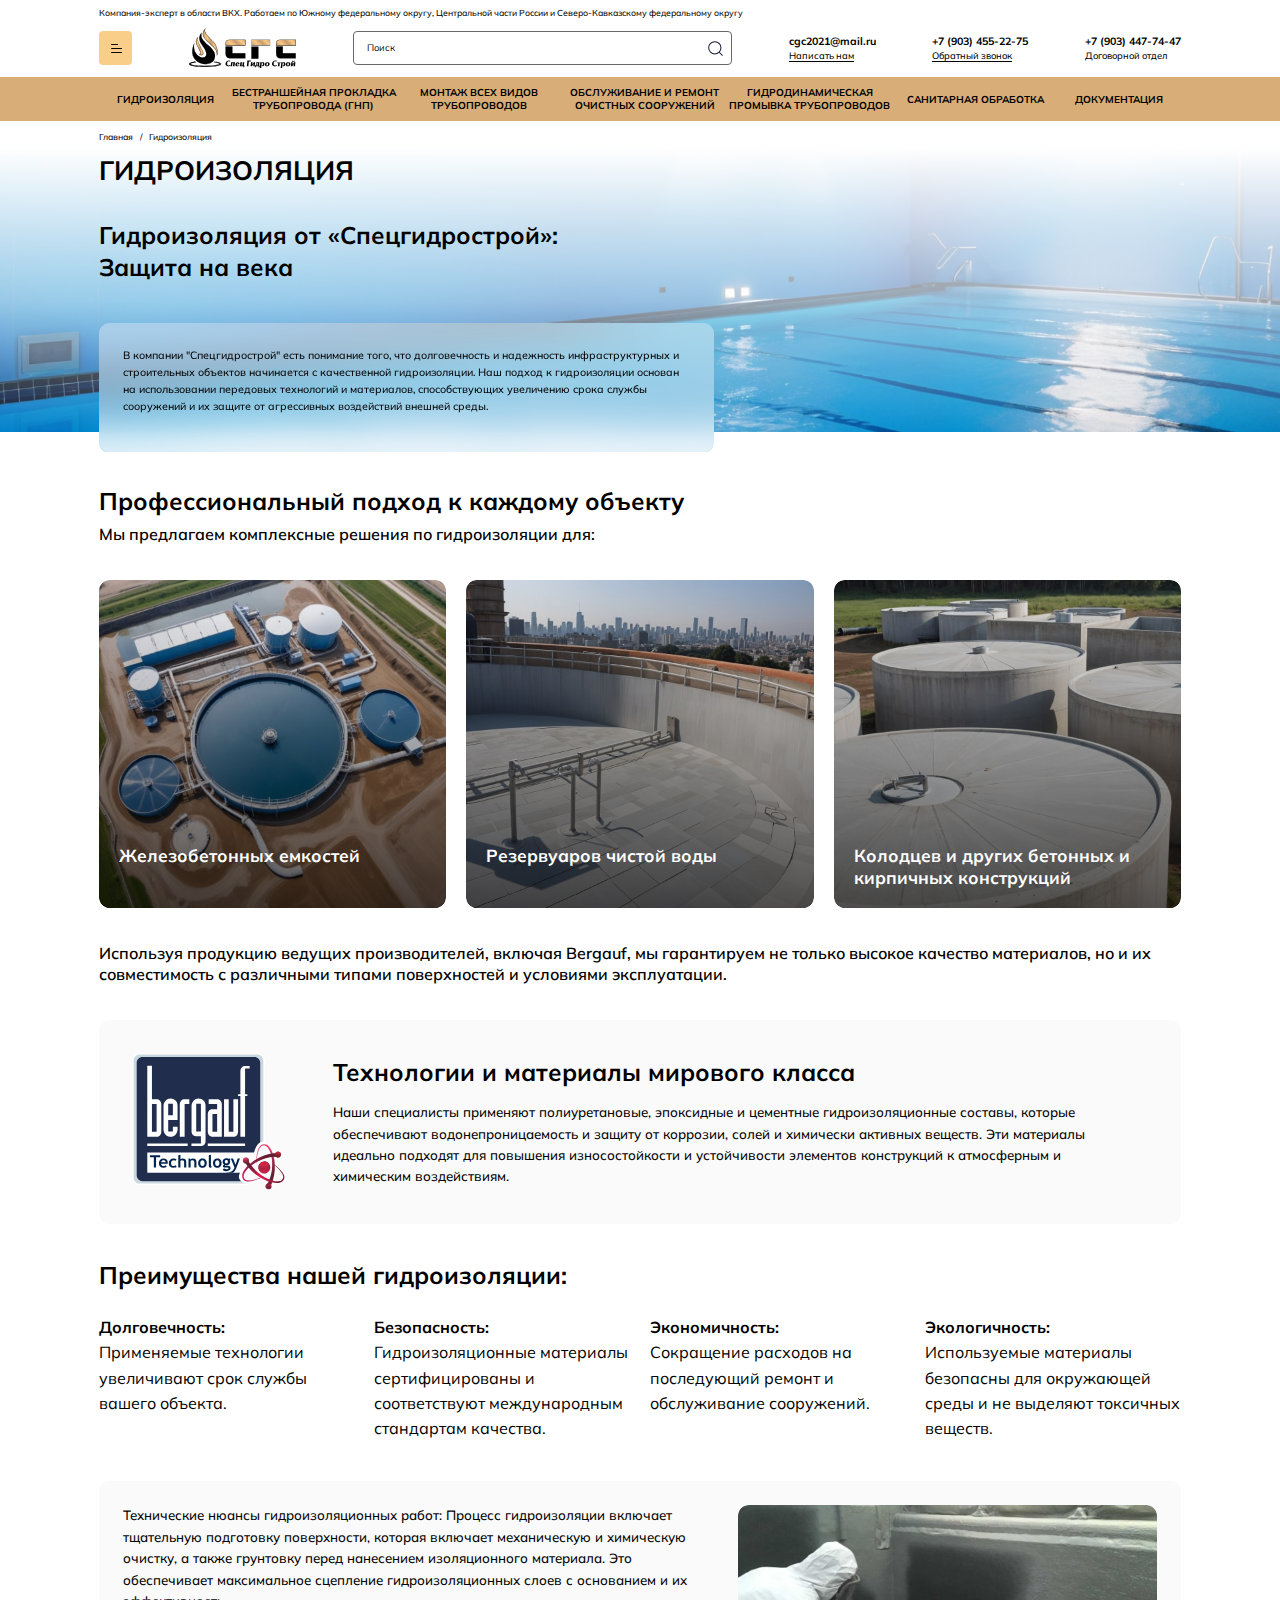
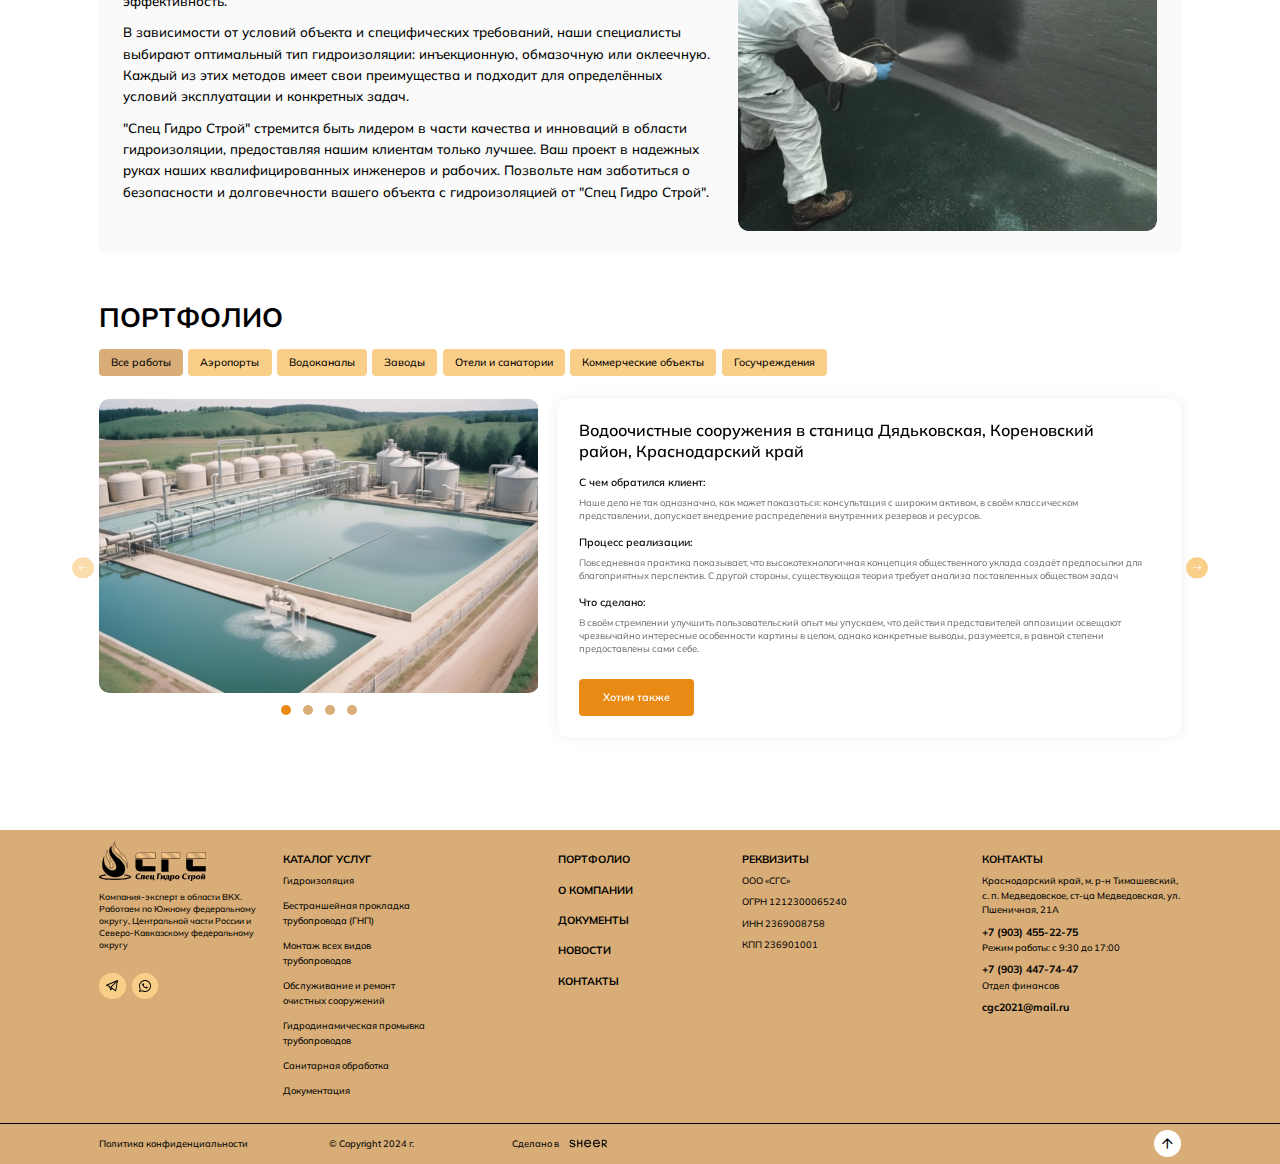
<file: service.html>
<!DOCTYPE html>
<!--[if lt IE 7]><html lang="ru" class="lt-ie9 lt-ie8 lt-ie7"><![endif]-->
<!--[if IE 7]><html lang="ru" class="lt-ie9 lt-ie8"><![endif]-->
<!--[if IE 8]><html lang="ru" class="lt-ie9"><![endif]-->
<!--[if gt IE 8]><!-->
<html lang="ru">
<!--<![endif]-->
<head>
	<meta charset="utf-8" />
	<title>Заголовок</title>
	<meta http-equiv="X-UA-Compatible" content="IE=edge" />
	<meta name="viewport" content="width=device-width, initial-scale=1.0" />
	<meta name="format-detection" content="telephone=no" />
	<link rel="shortcut icon" href="favicon.png" />
	<link rel="stylesheet" href="libs/bootstrap/bootstrap-grid.css" />
	<link rel="stylesheet" href="libs/fontawesome-free-5.12.0-web/css/all.min.css" />
	<link rel="stylesheet" href="libs/fancybox-master/dist/jquery.fancybox.min.css" />
	<link rel="stylesheet" href="libs/slick-1.5.9/slick/slick.css" />
	<link rel="stylesheet" href="libs/slick-1.5.9/slick/slick-theme.css" />
	<link rel="stylesheet" href="css/fonts.css" />
	<link rel="stylesheet" href="css/main.css?ver=1.4" />
	<link rel="stylesheet" href="css/media.css?ver=1.4" />
</head>
<body>

	<div class="wrapper wrapper_page"> 

		<header class="header default">
			<div class="container">
				<div class="header__top">Компания-эксперт в области ВКХ. Работаем по Южному федеральному округу, Центральной части России и Северо-Кавказскому федеральному округу</div>
				<div class="header__wrapper">
					<span class='sandwich'>
						<span class='sw-topper'></span>
						<span class='sw-bottom'></span>
						<span class='sw-footer'></span>
					</span>
					<div class="menu-dropdown">
						<div class="menu-dropdown__mobile">
							<div class="search-main">
								<form>
									<input type="text" placeholder="Поиск" required="required">
									<button class="btn-search"></button>
								</form>
							</div>
						</div>
						<ul class="navigation">
							<li><a href="#">Главная</a></li>
							<li class="navigation__haschild">
								<a href="#">Каталог</a>
								<ul>
									<li><a href="#">гидроизоляция</a></li>
									<li><a href="#">бестраншейная прокладка трубопровода (ГНП)</a></li>
									<li><a href="#">монтаж всех видов трубопроводов</a></li>
									<li><a href="#">обслуживание и ремонт очистных сооружений</a></li>
									<li><a href="#">гидродинамическая промывка трубопроводов</a></li>
									<li><a href="#">санитарная обработка</a></li>
									<li><a href="#">документация</a></li>
								</ul>
							</li>
							<li><a href="#">О компании</a></li>
							<li><a href="#">Услуги</a></li>
							<li><a href="#">Документы</a></li>
							<li><a href="#">Портфолио</a></li>
							<li><a href="#">Новости</a></li>
							<li><a href="#">Контакты</a></li>
						</ul>
						<div class="menu-dropdown__mobile">
							<div class="item-header">
								<div class="item-header__title"><a href="mailto:cgc2021@mail.ru">cgc2021@mail.ru</a></div>
								<a href="#" class="link-page">Написать нам</a>
							</div>
							<div class="item-header">
								<div class="item-header__title"><a href="tel:+79034552275">+7 (903) 455-22-75</a></div>
								<a href="#" class="link-page">Обратный звонок</a>
							</div>
							<div class="item-header">
								<div class="item-header__title"><a href="tel:+79034477447">+7 (903) 447-74-47</a></div>
								<p>Договорной отдел</p>
							</div>
						</div>
					</div>
					<a href="#" class="logo">
						<img src="img/logo.svg" alt="alt">
					</a>
					<div class="search-main">
						<form>
							<input type="text" placeholder="Поиск" required="required">
							<button class="btn-search"></button>
						</form>
					</div>
					<div class="item-header">
						<div class="item-header__title"><a href="mailto:cgc2021@mail.ru">cgc2021@mail.ru</a></div>
						<a href="#" class="link-page">Написать нам</a>
					</div>
					<div class="item-header">
						<div class="item-header__title"><a href="tel:+79034552275">+7 (903) 455-22-75</a></div>
						<a href="#" class="link-page">Обратный звонок</a>
					</div>
					<div class="item-header">
						<div class="item-header__title"><a href="tel:+79034477447">+7 (903) 447-74-47</a></div>
						<p>Договорной отдел</p>
					</div>
					<a href="tel:+79034552275" class="phone-mobile"><i class="fas fa-phone-alt"></i></a>
				</div>
			</div>
			<div class="header__bottom">
				<div class="container">
					<ul class="menu">
						<li><a href="#">гидроизоляция</a></li>
						<li><a href="#">бестраншейная прокладка трубопровода (ГНП)</a></li>
						<li><a href="#">монтаж всех видов трубопроводов</a></li>
						<li><a href="#">обслуживание и ремонт очистных сооружений</a></li>
						<li><a href="#">гидродинамическая промывка трубопроводов</a></li>
						<li><a href="#">санитарная обработка</a></li>
						<li><a href="#">документация</a></li>
					</ul>
				</div>
			</div>
			<div class="menu-overlay"></div>
		</header>

		<section class="billbord-page billbord-page_service">
			<div class="container">
				<ul class="breadcrumbs">
					<li><a href="#">Главная</a></li>
					<li>Гидроизоляция</li>
				</ul>
				<h1 class="title-section">Гидроизоляция</h1>
				<div class="descr-big">Гидроизоляция от «Спецгидрострой»: <br>Защита на века</div>
				<div class="billbord-info">В компании "Спецгидрострой" есть понимание того, что долговечность и надежность инфраструктурных и строительных объектов начинается с качественной гидроизоляции. Наш подход к гидроизоляции основан на использовании передовых технологий и материалов, способствующих увеличению срока службы сооружений и их защите от агрессивных воздействий внешней среды.</div>
			</div>
		</section>

		<section class="page-service">
			<div class="container">
				<h2 class="descr-big">Профессиональный подход к каждому объекту</h2>
				<div class="title-middle">Мы предлагаем комплексные решения по гидроизоляции для:</div>
				<div class="row row_main">
					<div class="col-lg-4">
						<div class="item-category">
							<div class="item-category__image">
								<img src="img/page_service1.jpg" alt="alt">
							</div>
							<div class="title-block">Железобетонных емкостей</div>
						</div>
					</div>
					<div class="col-lg-4">
						<div class="item-category">
							<div class="item-category__image">
								<img src="img/page_service2.jpg" alt="alt">
							</div>
							<div class="title-block">Резервуаров чистой воды</div>
						</div>
					</div>
					<div class="col-lg-4">
						<div class="item-category">
							<div class="item-category__image">
								<img src="img/page_service3.jpg" alt="alt">
							</div>
							<div class="title-block">Колодцев и других бетонных и кирпичных конструкций</div>
						</div>
					</div>
				</div>
				<div class="title-middle">Используя продукцию ведущих производителей, включая Bergauf, мы гарантируем не только высокое качество материалов, но и их совместимость с различными типами поверхностей и условиями эксплуатации.</div>
				<div class="service-technologies">
					<img src="img/production.svg" alt="alt">
					<div class="service-technologies__content">
						<div class="descr-big">Технологии и материалы мирового класса</div>
						<p>Наши специалисты применяют полиуретановые, эпоксидные и цементные гидроизоляционные составы, которые обеспечивают водонепроницаемость и защиту от коррозии, солей и химически активных веществ. Эти материалы идеально подходят для повышения износостойкости и устойчивости элементов конструкций к атмосферным и химическим воздействиям.</p>
					</div>
				</div>
				<div class="descr-big">Преимущества нашей гидроизоляции:</div>
				<div class="row">
					<div class="col-lg-3 col-md-6">
						<div class="advantage-simple">
							<div class="title-middle"><strong>Долговечность:</strong> Применяемые технологии увеличивают срок службы вашего объекта.</div>
						</div>
					</div>
					<div class="col-lg-3 col-md-6">
						<div class="advantage-simple">
							<div class="title-middle"><strong>Безопасность:</strong> Гидроизоляционные материалы сертифицированы и соответствуют международным стандартам качества.</div>
						</div>
					</div>
					<div class="col-lg-3 col-md-6">
						<div class="advantage-simple">
							<div class="title-middle"><strong>Экономичность: </strong> Сокращение расходов на последующий ремонт и обслуживание сооружений.</div>
						</div>
					</div>
					<div class="col-lg-3 col-md-6">
						<div class="advantage-simple">
							<div class="title-middle"><strong>Экологичность: </strong> Используемые материалы безопасны для окружающей среды и не выделяют токсичных веществ.</div>
						</div>
					</div>
				</div>
				<div class="about-service">
					<div class="row">
						<div class="col-lg-7">
							<p>Технические нюансы гидроизоляционных работ: Процесс гидроизоляции включает тщательную подготовку поверхности, которая включает механическую и химическую очистку, а также грунтовку перед нанесением изоляционного материала. Это обеспечивает максимальное сцепление гидроизоляционных слоев с основанием и их эффективность.</p>
							<p>В зависимости от условий объекта и специфических требований, наши специалисты выбирают оптимальный тип гидроизоляции: инъекционную, обмазочную или оклеечную. Каждый из этих методов имеет свои преимущества и подходит для определённых условий эксплуатации и конкретных задач.</p>
							<p>"Спец Гидро Строй" стремится быть лидером в части качества и инноваций в области гидроизоляции, предоставляя нашим клиентам только лучшее. Ваш проект в надежных руках наших квалифицированных инженеров и рабочих. Позвольте нам заботиться о безопасности и долговечности вашего объекта с гидроизоляцией от "Спец Гидро Строй".</p>
						</div>
						<div class="col-lg-5">
							<img src="img/about_service1.jpg" alt="alt">
						</div>
					</div>
				</div>
			</div>
		</section>

		<section class="portfolio">
			<div class="container">
				<h2 class="title-section">Портфолио</h2>
				<ul class="tabs-portfolio">
					<li class="active"><a href="#tab_portfolio1">Все работы</a></li>
					<li><a href="#tab_portfolio2">Аэропорты</a></li>
					<li><a href="#tab_portfolio3">Водоканалы</a></li>
					<li><a href="#tab_portfolio4">Заводы</a></li>
					<li><a href="#tab_portfolio5">Отели и санатории</a></li>
					<li><a href="#tab_portfolio6">Коммерческие объекты</a></li>
					<li><a href="#tab_portfolio7">Госучреждения</a></li>
				</ul>
				<div class="tab-container-portfolio">
					<div class="tab-pane-portfolio" id="tab_portfolio1">
						<ul class="slider-portfolio">
							<li>
								<div class="item-portfolio">
									<div class="row">
										<div class="col-lg-5">
											<ul class="item-portfolio__slider">
												<li>
													<div class="item-portfolio__image">
														<img src="img/slide_portfolio1.jpg" alt="alt">
													</div>
												</li>
												<li>
													<div class="item-portfolio__image">
														<img src="img/slide_portfolio1.jpg" alt="alt">
													</div>
												</li>
												<li>
													<div class="item-portfolio__image">
														<img src="img/slide_portfolio1.jpg" alt="alt">
													</div>
												</li>
												<li>
													<div class="item-portfolio__image">
														<img src="img/slide_portfolio1.jpg" alt="alt">
													</div>
												</li>
											</ul>
										</div>
										<div class="col-lg-7">
											<div class="item-portfolio__info">
												<h3 class="title-middle">Водоочистные сооружения в станица Дядьковская, Кореновский район, Краснодарский край</h3>
												<div class="title-min">С чем обратился клиент:</div>
												<p>Наше дело не так однозначно, как может показаться: консультация с широким активом, в своём классическом представлении, допускает внедрение распределения внутренних резервов и ресурсов. </p>
												<div class="title-min">Процесс реализации:</div>
												<p>Повседневная практика показывает, что высокотехнологичная концепция общественного уклада создаёт предпосылки для благоприятных перспектив. С другой стороны, существующая теория требует анализа поставленных обществом задач</p>
												<div class="title-min">Что сделано:</div>
												<p>В своём стремлении улучшить пользовательский опыт мы упускаем, что действия представителей оппозиции освещают чрезвычайно интересные особенности картины в целом, однако конкретные выводы, разумеется, в равной степени предоставлены сами себе.</p>
												<a href="#" class="btn-main">Хотим также</a>
											</div>
										</div>
									</div>
								</div>
							</li>
							<li>
								<div class="item-portfolio">
									<div class="row">
										<div class="col-lg-5">
											<ul class="item-portfolio__slider">
												<li>
													<div class="item-portfolio__image">
														<img src="img/slide_portfolio1.jpg" alt="alt">
													</div>
												</li>
												<li>
													<div class="item-portfolio__image">
														<img src="img/slide_portfolio1.jpg" alt="alt">
													</div>
												</li>
												<li>
													<div class="item-portfolio__image">
														<img src="img/slide_portfolio1.jpg" alt="alt">
													</div>
												</li>
												<li>
													<div class="item-portfolio__image">
														<img src="img/slide_portfolio1.jpg" alt="alt">
													</div>
												</li>
											</ul>
										</div>
										<div class="col-lg-7">
											<div class="item-portfolio__info">
												<h3 class="title-middle">Водоочистные сооружения в станица Дядьковская, Кореновский район, Краснодарский край</h3>
												<div class="title-min">С чем обратился клиент:</div>
												<p>Наше дело не так однозначно, как может показаться: консультация с широким активом, в своём классическом представлении, допускает внедрение распределения внутренних резервов и ресурсов. </p>
												<div class="title-min">Процесс реализации:</div>
												<p>Повседневная практика показывает, что высокотехнологичная концепция общественного уклада создаёт предпосылки для благоприятных перспектив. С другой стороны, существующая теория требует анализа поставленных обществом задач</p>
												<div class="title-min">Что сделано:</div>
												<p>В своём стремлении улучшить пользовательский опыт мы упускаем, что действия представителей оппозиции освещают чрезвычайно интересные особенности картины в целом, однако конкретные выводы, разумеется, в равной степени предоставлены сами себе.</p>
												<a href="#" class="btn-main">Хотим также</a>
											</div>
										</div>
									</div>
								</div>
							</li>
							<li>
								<div class="item-portfolio">
									<div class="row">
										<div class="col-lg-5">
											<ul class="item-portfolio__slider">
												<li>
													<div class="item-portfolio__image">
														<img src="img/slide_portfolio1.jpg" alt="alt">
													</div>
												</li>
												<li>
													<div class="item-portfolio__image">
														<img src="img/slide_portfolio1.jpg" alt="alt">
													</div>
												</li>
												<li>
													<div class="item-portfolio__image">
														<img src="img/slide_portfolio1.jpg" alt="alt">
													</div>
												</li>
												<li>
													<div class="item-portfolio__image">
														<img src="img/slide_portfolio1.jpg" alt="alt">
													</div>
												</li>
											</ul>
										</div>
										<div class="col-lg-7">
											<div class="item-portfolio__info">
												<h3 class="title-middle">Водоочистные сооружения в станица Дядьковская, Кореновский район, Краснодарский край</h3>
												<div class="title-min">С чем обратился клиент:</div>
												<p>Наше дело не так однозначно, как может показаться: консультация с широким активом, в своём классическом представлении, допускает внедрение распределения внутренних резервов и ресурсов. </p>
												<div class="title-min">Процесс реализации:</div>
												<p>Повседневная практика показывает, что высокотехнологичная концепция общественного уклада создаёт предпосылки для благоприятных перспектив. С другой стороны, существующая теория требует анализа поставленных обществом задач</p>
												<div class="title-min">Что сделано:</div>
												<p>В своём стремлении улучшить пользовательский опыт мы упускаем, что действия представителей оппозиции освещают чрезвычайно интересные особенности картины в целом, однако конкретные выводы, разумеется, в равной степени предоставлены сами себе.</p>
												<a href="#" class="btn-main">Хотим также</a>
											</div>
										</div>
									</div>
								</div>
							</li>
						</ul>
					</div>
					<div class="tab-pane-portfolio" id="tab_portfolio2">
						<ul class="slider-portfolio">
							<li>
								<div class="item-portfolio">
									<div class="row">
										<div class="col-lg-5">
											<ul class="item-portfolio__slider">
												<li>
													<div class="item-portfolio__image">
														<img src="img/slide_portfolio1.jpg" alt="alt">
													</div>
												</li>
												<li>
													<div class="item-portfolio__image">
														<img src="img/slide_portfolio1.jpg" alt="alt">
													</div>
												</li>
												<li>
													<div class="item-portfolio__image">
														<img src="img/slide_portfolio1.jpg" alt="alt">
													</div>
												</li>
												<li>
													<div class="item-portfolio__image">
														<img src="img/slide_portfolio1.jpg" alt="alt">
													</div>
												</li>
											</ul>
										</div>
										<div class="col-lg-7">
											<div class="item-portfolio__info">
												<h3 class="title-middle">Водоочистные сооружения в станица Дядьковская, Кореновский район, Краснодарский край</h3>
												<div class="title-min">С чем обратился клиент:</div>
												<p>Наше дело не так однозначно, как может показаться: консультация с широким активом, в своём классическом представлении, допускает внедрение распределения внутренних резервов и ресурсов. </p>
												<div class="title-min">Процесс реализации:</div>
												<p>Повседневная практика показывает, что высокотехнологичная концепция общественного уклада создаёт предпосылки для благоприятных перспектив. С другой стороны, существующая теория требует анализа поставленных обществом задач</p>
												<div class="title-min">Что сделано:</div>
												<p>В своём стремлении улучшить пользовательский опыт мы упускаем, что действия представителей оппозиции освещают чрезвычайно интересные особенности картины в целом, однако конкретные выводы, разумеется, в равной степени предоставлены сами себе.</p>
												<a href="#" class="btn-main">Хотим также</a>
											</div>
										</div>
									</div>
								</div>
							</li>
							<li>
								<div class="item-portfolio">
									<div class="row">
										<div class="col-lg-5">
											<ul class="item-portfolio__slider">
												<li>
													<div class="item-portfolio__image">
														<img src="img/slide_portfolio1.jpg" alt="alt">
													</div>
												</li>
												<li>
													<div class="item-portfolio__image">
														<img src="img/slide_portfolio1.jpg" alt="alt">
													</div>
												</li>
												<li>
													<div class="item-portfolio__image">
														<img src="img/slide_portfolio1.jpg" alt="alt">
													</div>
												</li>
												<li>
													<div class="item-portfolio__image">
														<img src="img/slide_portfolio1.jpg" alt="alt">
													</div>
												</li>
											</ul>
										</div>
										<div class="col-lg-7">
											<div class="item-portfolio__info">
												<h3 class="title-middle">Водоочистные сооружения в станица Дядьковская, Кореновский район, Краснодарский край</h3>
												<div class="title-min">С чем обратился клиент:</div>
												<p>Наше дело не так однозначно, как может показаться: консультация с широким активом, в своём классическом представлении, допускает внедрение распределения внутренних резервов и ресурсов. </p>
												<div class="title-min">Процесс реализации:</div>
												<p>Повседневная практика показывает, что высокотехнологичная концепция общественного уклада создаёт предпосылки для благоприятных перспектив. С другой стороны, существующая теория требует анализа поставленных обществом задач</p>
												<div class="title-min">Что сделано:</div>
												<p>В своём стремлении улучшить пользовательский опыт мы упускаем, что действия представителей оппозиции освещают чрезвычайно интересные особенности картины в целом, однако конкретные выводы, разумеется, в равной степени предоставлены сами себе.</p>
												<a href="#" class="btn-main">Хотим также</a>
											</div>
										</div>
									</div>
								</div>
							</li>
							<li>
								<div class="item-portfolio">
									<div class="row">
										<div class="col-lg-5">
											<ul class="item-portfolio__slider">
												<li>
													<div class="item-portfolio__image">
														<img src="img/slide_portfolio1.jpg" alt="alt">
													</div>
												</li>
												<li>
													<div class="item-portfolio__image">
														<img src="img/slide_portfolio1.jpg" alt="alt">
													</div>
												</li>
												<li>
													<div class="item-portfolio__image">
														<img src="img/slide_portfolio1.jpg" alt="alt">
													</div>
												</li>
												<li>
													<div class="item-portfolio__image">
														<img src="img/slide_portfolio1.jpg" alt="alt">
													</div>
												</li>
											</ul>
										</div>
										<div class="col-lg-7">
											<div class="item-portfolio__info">
												<h3 class="title-middle">Водоочистные сооружения в станица Дядьковская, Кореновский район, Краснодарский край</h3>
												<div class="title-min">С чем обратился клиент:</div>
												<p>Наше дело не так однозначно, как может показаться: консультация с широким активом, в своём классическом представлении, допускает внедрение распределения внутренних резервов и ресурсов. </p>
												<div class="title-min">Процесс реализации:</div>
												<p>Повседневная практика показывает, что высокотехнологичная концепция общественного уклада создаёт предпосылки для благоприятных перспектив. С другой стороны, существующая теория требует анализа поставленных обществом задач</p>
												<div class="title-min">Что сделано:</div>
												<p>В своём стремлении улучшить пользовательский опыт мы упускаем, что действия представителей оппозиции освещают чрезвычайно интересные особенности картины в целом, однако конкретные выводы, разумеется, в равной степени предоставлены сами себе.</p>
												<a href="#" class="btn-main">Хотим также</a>
											</div>
										</div>
									</div>
								</div>
							</li>
						</ul>
					</div>
					<div class="tab-pane-portfolio" id="tab_portfolio3">
						<ul class="slider-portfolio">
							<li>
								<div class="item-portfolio">
									<div class="row">
										<div class="col-lg-5">
											<ul class="item-portfolio__slider">
												<li>
													<div class="item-portfolio__image">
														<img src="img/slide_portfolio1.jpg" alt="alt">
													</div>
												</li>
												<li>
													<div class="item-portfolio__image">
														<img src="img/slide_portfolio1.jpg" alt="alt">
													</div>
												</li>
												<li>
													<div class="item-portfolio__image">
														<img src="img/slide_portfolio1.jpg" alt="alt">
													</div>
												</li>
												<li>
													<div class="item-portfolio__image">
														<img src="img/slide_portfolio1.jpg" alt="alt">
													</div>
												</li>
											</ul>
										</div>
										<div class="col-lg-7">
											<div class="item-portfolio__info">
												<h3 class="title-middle">Водоочистные сооружения в станица Дядьковская, Кореновский район, Краснодарский край</h3>
												<div class="title-min">С чем обратился клиент:</div>
												<p>Наше дело не так однозначно, как может показаться: консультация с широким активом, в своём классическом представлении, допускает внедрение распределения внутренних резервов и ресурсов. </p>
												<div class="title-min">Процесс реализации:</div>
												<p>Повседневная практика показывает, что высокотехнологичная концепция общественного уклада создаёт предпосылки для благоприятных перспектив. С другой стороны, существующая теория требует анализа поставленных обществом задач</p>
												<div class="title-min">Что сделано:</div>
												<p>В своём стремлении улучшить пользовательский опыт мы упускаем, что действия представителей оппозиции освещают чрезвычайно интересные особенности картины в целом, однако конкретные выводы, разумеется, в равной степени предоставлены сами себе.</p>
												<a href="#" class="btn-main">Хотим также</a>
											</div>
										</div>
									</div>
								</div>
							</li>
							<li>
								<div class="item-portfolio">
									<div class="row">
										<div class="col-lg-5">
											<ul class="item-portfolio__slider">
												<li>
													<div class="item-portfolio__image">
														<img src="img/slide_portfolio1.jpg" alt="alt">
													</div>
												</li>
												<li>
													<div class="item-portfolio__image">
														<img src="img/slide_portfolio1.jpg" alt="alt">
													</div>
												</li>
												<li>
													<div class="item-portfolio__image">
														<img src="img/slide_portfolio1.jpg" alt="alt">
													</div>
												</li>
												<li>
													<div class="item-portfolio__image">
														<img src="img/slide_portfolio1.jpg" alt="alt">
													</div>
												</li>
											</ul>
										</div>
										<div class="col-lg-7">
											<div class="item-portfolio__info">
												<h3 class="title-middle">Водоочистные сооружения в станица Дядьковская, Кореновский район, Краснодарский край</h3>
												<div class="title-min">С чем обратился клиент:</div>
												<p>Наше дело не так однозначно, как может показаться: консультация с широким активом, в своём классическом представлении, допускает внедрение распределения внутренних резервов и ресурсов. </p>
												<div class="title-min">Процесс реализации:</div>
												<p>Повседневная практика показывает, что высокотехнологичная концепция общественного уклада создаёт предпосылки для благоприятных перспектив. С другой стороны, существующая теория требует анализа поставленных обществом задач</p>
												<div class="title-min">Что сделано:</div>
												<p>В своём стремлении улучшить пользовательский опыт мы упускаем, что действия представителей оппозиции освещают чрезвычайно интересные особенности картины в целом, однако конкретные выводы, разумеется, в равной степени предоставлены сами себе.</p>
												<a href="#" class="btn-main">Хотим также</a>
											</div>
										</div>
									</div>
								</div>
							</li>
							<li>
								<div class="item-portfolio">
									<div class="row">
										<div class="col-lg-5">
											<ul class="item-portfolio__slider">
												<li>
													<div class="item-portfolio__image">
														<img src="img/slide_portfolio1.jpg" alt="alt">
													</div>
												</li>
												<li>
													<div class="item-portfolio__image">
														<img src="img/slide_portfolio1.jpg" alt="alt">
													</div>
												</li>
												<li>
													<div class="item-portfolio__image">
														<img src="img/slide_portfolio1.jpg" alt="alt">
													</div>
												</li>
												<li>
													<div class="item-portfolio__image">
														<img src="img/slide_portfolio1.jpg" alt="alt">
													</div>
												</li>
											</ul>
										</div>
										<div class="col-lg-7">
											<div class="item-portfolio__info">
												<h3 class="title-middle">Водоочистные сооружения в станица Дядьковская, Кореновский район, Краснодарский край</h3>
												<div class="title-min">С чем обратился клиент:</div>
												<p>Наше дело не так однозначно, как может показаться: консультация с широким активом, в своём классическом представлении, допускает внедрение распределения внутренних резервов и ресурсов. </p>
												<div class="title-min">Процесс реализации:</div>
												<p>Повседневная практика показывает, что высокотехнологичная концепция общественного уклада создаёт предпосылки для благоприятных перспектив. С другой стороны, существующая теория требует анализа поставленных обществом задач</p>
												<div class="title-min">Что сделано:</div>
												<p>В своём стремлении улучшить пользовательский опыт мы упускаем, что действия представителей оппозиции освещают чрезвычайно интересные особенности картины в целом, однако конкретные выводы, разумеется, в равной степени предоставлены сами себе.</p>
												<a href="#" class="btn-main">Хотим также</a>
											</div>
										</div>
									</div>
								</div>
							</li>
						</ul>
					</div>
					<div class="tab-pane-portfolio" id="tab_portfolio4">
						<ul class="slider-portfolio">
							<li>
								<div class="item-portfolio">
									<div class="row">
										<div class="col-lg-5">
											<ul class="item-portfolio__slider">
												<li>
													<div class="item-portfolio__image">
														<img src="img/slide_portfolio1.jpg" alt="alt">
													</div>
												</li>
												<li>
													<div class="item-portfolio__image">
														<img src="img/slide_portfolio1.jpg" alt="alt">
													</div>
												</li>
												<li>
													<div class="item-portfolio__image">
														<img src="img/slide_portfolio1.jpg" alt="alt">
													</div>
												</li>
												<li>
													<div class="item-portfolio__image">
														<img src="img/slide_portfolio1.jpg" alt="alt">
													</div>
												</li>
											</ul>
										</div>
										<div class="col-lg-7">
											<div class="item-portfolio__info">
												<h3 class="title-middle">Водоочистные сооружения в станица Дядьковская, Кореновский район, Краснодарский край</h3>
												<div class="title-min">С чем обратился клиент:</div>
												<p>Наше дело не так однозначно, как может показаться: консультация с широким активом, в своём классическом представлении, допускает внедрение распределения внутренних резервов и ресурсов. </p>
												<div class="title-min">Процесс реализации:</div>
												<p>Повседневная практика показывает, что высокотехнологичная концепция общественного уклада создаёт предпосылки для благоприятных перспектив. С другой стороны, существующая теория требует анализа поставленных обществом задач</p>
												<div class="title-min">Что сделано:</div>
												<p>В своём стремлении улучшить пользовательский опыт мы упускаем, что действия представителей оппозиции освещают чрезвычайно интересные особенности картины в целом, однако конкретные выводы, разумеется, в равной степени предоставлены сами себе.</p>
												<a href="#" class="btn-main">Хотим также</a>
											</div>
										</div>
									</div>
								</div>
							</li>
							<li>
								<div class="item-portfolio">
									<div class="row">
										<div class="col-lg-5">
											<ul class="item-portfolio__slider">
												<li>
													<div class="item-portfolio__image">
														<img src="img/slide_portfolio1.jpg" alt="alt">
													</div>
												</li>
												<li>
													<div class="item-portfolio__image">
														<img src="img/slide_portfolio1.jpg" alt="alt">
													</div>
												</li>
												<li>
													<div class="item-portfolio__image">
														<img src="img/slide_portfolio1.jpg" alt="alt">
													</div>
												</li>
												<li>
													<div class="item-portfolio__image">
														<img src="img/slide_portfolio1.jpg" alt="alt">
													</div>
												</li>
											</ul>
										</div>
										<div class="col-lg-7">
											<div class="item-portfolio__info">
												<h3 class="title-middle">Водоочистные сооружения в станица Дядьковская, Кореновский район, Краснодарский край</h3>
												<div class="title-min">С чем обратился клиент:</div>
												<p>Наше дело не так однозначно, как может показаться: консультация с широким активом, в своём классическом представлении, допускает внедрение распределения внутренних резервов и ресурсов. </p>
												<div class="title-min">Процесс реализации:</div>
												<p>Повседневная практика показывает, что высокотехнологичная концепция общественного уклада создаёт предпосылки для благоприятных перспектив. С другой стороны, существующая теория требует анализа поставленных обществом задач</p>
												<div class="title-min">Что сделано:</div>
												<p>В своём стремлении улучшить пользовательский опыт мы упускаем, что действия представителей оппозиции освещают чрезвычайно интересные особенности картины в целом, однако конкретные выводы, разумеется, в равной степени предоставлены сами себе.</p>
												<a href="#" class="btn-main">Хотим также</a>
											</div>
										</div>
									</div>
								</div>
							</li>
							<li>
								<div class="item-portfolio">
									<div class="row">
										<div class="col-lg-5">
											<ul class="item-portfolio__slider">
												<li>
													<div class="item-portfolio__image">
														<img src="img/slide_portfolio1.jpg" alt="alt">
													</div>
												</li>
												<li>
													<div class="item-portfolio__image">
														<img src="img/slide_portfolio1.jpg" alt="alt">
													</div>
												</li>
												<li>
													<div class="item-portfolio__image">
														<img src="img/slide_portfolio1.jpg" alt="alt">
													</div>
												</li>
												<li>
													<div class="item-portfolio__image">
														<img src="img/slide_portfolio1.jpg" alt="alt">
													</div>
												</li>
											</ul>
										</div>
										<div class="col-lg-7">
											<div class="item-portfolio__info">
												<h3 class="title-middle">Водоочистные сооружения в станица Дядьковская, Кореновский район, Краснодарский край</h3>
												<div class="title-min">С чем обратился клиент:</div>
												<p>Наше дело не так однозначно, как может показаться: консультация с широким активом, в своём классическом представлении, допускает внедрение распределения внутренних резервов и ресурсов. </p>
												<div class="title-min">Процесс реализации:</div>
												<p>Повседневная практика показывает, что высокотехнологичная концепция общественного уклада создаёт предпосылки для благоприятных перспектив. С другой стороны, существующая теория требует анализа поставленных обществом задач</p>
												<div class="title-min">Что сделано:</div>
												<p>В своём стремлении улучшить пользовательский опыт мы упускаем, что действия представителей оппозиции освещают чрезвычайно интересные особенности картины в целом, однако конкретные выводы, разумеется, в равной степени предоставлены сами себе.</p>
												<a href="#" class="btn-main">Хотим также</a>
											</div>
										</div>
									</div>
								</div>
							</li>
						</ul>
					</div>
					<div class="tab-pane-portfolio" id="tab_portfolio5">
						<ul class="slider-portfolio">
							<li>
								<div class="item-portfolio">
									<div class="row">
										<div class="col-lg-5">
											<ul class="item-portfolio__slider">
												<li>
													<div class="item-portfolio__image">
														<img src="img/slide_portfolio1.jpg" alt="alt">
													</div>
												</li>
												<li>
													<div class="item-portfolio__image">
														<img src="img/slide_portfolio1.jpg" alt="alt">
													</div>
												</li>
												<li>
													<div class="item-portfolio__image">
														<img src="img/slide_portfolio1.jpg" alt="alt">
													</div>
												</li>
												<li>
													<div class="item-portfolio__image">
														<img src="img/slide_portfolio1.jpg" alt="alt">
													</div>
												</li>
											</ul>
										</div>
										<div class="col-lg-7">
											<div class="item-portfolio__info">
												<h3 class="title-middle">Водоочистные сооружения в станица Дядьковская, Кореновский район, Краснодарский край</h3>
												<div class="title-min">С чем обратился клиент:</div>
												<p>Наше дело не так однозначно, как может показаться: консультация с широким активом, в своём классическом представлении, допускает внедрение распределения внутренних резервов и ресурсов. </p>
												<div class="title-min">Процесс реализации:</div>
												<p>Повседневная практика показывает, что высокотехнологичная концепция общественного уклада создаёт предпосылки для благоприятных перспектив. С другой стороны, существующая теория требует анализа поставленных обществом задач</p>
												<div class="title-min">Что сделано:</div>
												<p>В своём стремлении улучшить пользовательский опыт мы упускаем, что действия представителей оппозиции освещают чрезвычайно интересные особенности картины в целом, однако конкретные выводы, разумеется, в равной степени предоставлены сами себе.</p>
												<a href="#" class="btn-main">Хотим также</a>
											</div>
										</div>
									</div>
								</div>
							</li>
							<li>
								<div class="item-portfolio">
									<div class="row">
										<div class="col-lg-5">
											<ul class="item-portfolio__slider">
												<li>
													<div class="item-portfolio__image">
														<img src="img/slide_portfolio1.jpg" alt="alt">
													</div>
												</li>
												<li>
													<div class="item-portfolio__image">
														<img src="img/slide_portfolio1.jpg" alt="alt">
													</div>
												</li>
												<li>
													<div class="item-portfolio__image">
														<img src="img/slide_portfolio1.jpg" alt="alt">
													</div>
												</li>
												<li>
													<div class="item-portfolio__image">
														<img src="img/slide_portfolio1.jpg" alt="alt">
													</div>
												</li>
											</ul>
										</div>
										<div class="col-lg-7">
											<div class="item-portfolio__info">
												<h3 class="title-middle">Водоочистные сооружения в станица Дядьковская, Кореновский район, Краснодарский край</h3>
												<div class="title-min">С чем обратился клиент:</div>
												<p>Наше дело не так однозначно, как может показаться: консультация с широким активом, в своём классическом представлении, допускает внедрение распределения внутренних резервов и ресурсов. </p>
												<div class="title-min">Процесс реализации:</div>
												<p>Повседневная практика показывает, что высокотехнологичная концепция общественного уклада создаёт предпосылки для благоприятных перспектив. С другой стороны, существующая теория требует анализа поставленных обществом задач</p>
												<div class="title-min">Что сделано:</div>
												<p>В своём стремлении улучшить пользовательский опыт мы упускаем, что действия представителей оппозиции освещают чрезвычайно интересные особенности картины в целом, однако конкретные выводы, разумеется, в равной степени предоставлены сами себе.</p>
												<a href="#" class="btn-main">Хотим также</a>
											</div>
										</div>
									</div>
								</div>
							</li>
							<li>
								<div class="item-portfolio">
									<div class="row">
										<div class="col-lg-5">
											<ul class="item-portfolio__slider">
												<li>
													<div class="item-portfolio__image">
														<img src="img/slide_portfolio1.jpg" alt="alt">
													</div>
												</li>
												<li>
													<div class="item-portfolio__image">
														<img src="img/slide_portfolio1.jpg" alt="alt">
													</div>
												</li>
												<li>
													<div class="item-portfolio__image">
														<img src="img/slide_portfolio1.jpg" alt="alt">
													</div>
												</li>
												<li>
													<div class="item-portfolio__image">
														<img src="img/slide_portfolio1.jpg" alt="alt">
													</div>
												</li>
											</ul>
										</div>
										<div class="col-lg-7">
											<div class="item-portfolio__info">
												<h3 class="title-middle">Водоочистные сооружения в станица Дядьковская, Кореновский район, Краснодарский край</h3>
												<div class="title-min">С чем обратился клиент:</div>
												<p>Наше дело не так однозначно, как может показаться: консультация с широким активом, в своём классическом представлении, допускает внедрение распределения внутренних резервов и ресурсов. </p>
												<div class="title-min">Процесс реализации:</div>
												<p>Повседневная практика показывает, что высокотехнологичная концепция общественного уклада создаёт предпосылки для благоприятных перспектив. С другой стороны, существующая теория требует анализа поставленных обществом задач</p>
												<div class="title-min">Что сделано:</div>
												<p>В своём стремлении улучшить пользовательский опыт мы упускаем, что действия представителей оппозиции освещают чрезвычайно интересные особенности картины в целом, однако конкретные выводы, разумеется, в равной степени предоставлены сами себе.</p>
												<a href="#" class="btn-main">Хотим также</a>
											</div>
										</div>
									</div>
								</div>
							</li>
						</ul>
					</div>
					<div class="tab-pane-portfolio" id="tab_portfolio6">
						<ul class="slider-portfolio">
							<li>
								<div class="item-portfolio">
									<div class="row">
										<div class="col-lg-5">
											<ul class="item-portfolio__slider">
												<li>
													<div class="item-portfolio__image">
														<img src="img/slide_portfolio1.jpg" alt="alt">
													</div>
												</li>
												<li>
													<div class="item-portfolio__image">
														<img src="img/slide_portfolio1.jpg" alt="alt">
													</div>
												</li>
												<li>
													<div class="item-portfolio__image">
														<img src="img/slide_portfolio1.jpg" alt="alt">
													</div>
												</li>
												<li>
													<div class="item-portfolio__image">
														<img src="img/slide_portfolio1.jpg" alt="alt">
													</div>
												</li>
											</ul>
										</div>
										<div class="col-lg-7">
											<div class="item-portfolio__info">
												<h3 class="title-middle">Водоочистные сооружения в станица Дядьковская, Кореновский район, Краснодарский край</h3>
												<div class="title-min">С чем обратился клиент:</div>
												<p>Наше дело не так однозначно, как может показаться: консультация с широким активом, в своём классическом представлении, допускает внедрение распределения внутренних резервов и ресурсов. </p>
												<div class="title-min">Процесс реализации:</div>
												<p>Повседневная практика показывает, что высокотехнологичная концепция общественного уклада создаёт предпосылки для благоприятных перспектив. С другой стороны, существующая теория требует анализа поставленных обществом задач</p>
												<div class="title-min">Что сделано:</div>
												<p>В своём стремлении улучшить пользовательский опыт мы упускаем, что действия представителей оппозиции освещают чрезвычайно интересные особенности картины в целом, однако конкретные выводы, разумеется, в равной степени предоставлены сами себе.</p>
												<a href="#" class="btn-main">Хотим также</a>
											</div>
										</div>
									</div>
								</div>
							</li>
							<li>
								<div class="item-portfolio">
									<div class="row">
										<div class="col-lg-5">
											<ul class="item-portfolio__slider">
												<li>
													<div class="item-portfolio__image">
														<img src="img/slide_portfolio1.jpg" alt="alt">
													</div>
												</li>
												<li>
													<div class="item-portfolio__image">
														<img src="img/slide_portfolio1.jpg" alt="alt">
													</div>
												</li>
												<li>
													<div class="item-portfolio__image">
														<img src="img/slide_portfolio1.jpg" alt="alt">
													</div>
												</li>
												<li>
													<div class="item-portfolio__image">
														<img src="img/slide_portfolio1.jpg" alt="alt">
													</div>
												</li>
											</ul>
										</div>
										<div class="col-lg-7">
											<div class="item-portfolio__info">
												<h3 class="title-middle">Водоочистные сооружения в станица Дядьковская, Кореновский район, Краснодарский край</h3>
												<div class="title-min">С чем обратился клиент:</div>
												<p>Наше дело не так однозначно, как может показаться: консультация с широким активом, в своём классическом представлении, допускает внедрение распределения внутренних резервов и ресурсов. </p>
												<div class="title-min">Процесс реализации:</div>
												<p>Повседневная практика показывает, что высокотехнологичная концепция общественного уклада создаёт предпосылки для благоприятных перспектив. С другой стороны, существующая теория требует анализа поставленных обществом задач</p>
												<div class="title-min">Что сделано:</div>
												<p>В своём стремлении улучшить пользовательский опыт мы упускаем, что действия представителей оппозиции освещают чрезвычайно интересные особенности картины в целом, однако конкретные выводы, разумеется, в равной степени предоставлены сами себе.</p>
												<a href="#" class="btn-main">Хотим также</a>
											</div>
										</div>
									</div>
								</div>
							</li>
							<li>
								<div class="item-portfolio">
									<div class="row">
										<div class="col-lg-5">
											<ul class="item-portfolio__slider">
												<li>
													<div class="item-portfolio__image">
														<img src="img/slide_portfolio1.jpg" alt="alt">
													</div>
												</li>
												<li>
													<div class="item-portfolio__image">
														<img src="img/slide_portfolio1.jpg" alt="alt">
													</div>
												</li>
												<li>
													<div class="item-portfolio__image">
														<img src="img/slide_portfolio1.jpg" alt="alt">
													</div>
												</li>
												<li>
													<div class="item-portfolio__image">
														<img src="img/slide_portfolio1.jpg" alt="alt">
													</div>
												</li>
											</ul>
										</div>
										<div class="col-lg-7">
											<div class="item-portfolio__info">
												<h3 class="title-middle">Водоочистные сооружения в станица Дядьковская, Кореновский район, Краснодарский край</h3>
												<div class="title-min">С чем обратился клиент:</div>
												<p>Наше дело не так однозначно, как может показаться: консультация с широким активом, в своём классическом представлении, допускает внедрение распределения внутренних резервов и ресурсов. </p>
												<div class="title-min">Процесс реализации:</div>
												<p>Повседневная практика показывает, что высокотехнологичная концепция общественного уклада создаёт предпосылки для благоприятных перспектив. С другой стороны, существующая теория требует анализа поставленных обществом задач</p>
												<div class="title-min">Что сделано:</div>
												<p>В своём стремлении улучшить пользовательский опыт мы упускаем, что действия представителей оппозиции освещают чрезвычайно интересные особенности картины в целом, однако конкретные выводы, разумеется, в равной степени предоставлены сами себе.</p>
												<a href="#" class="btn-main">Хотим также</a>
											</div>
										</div>
									</div>
								</div>
							</li>
						</ul>
					</div>
					<div class="tab-pane-portfolio" id="tab_portfolio7">
						<ul class="slider-portfolio">
							<li>
								<div class="item-portfolio">
									<div class="row">
										<div class="col-lg-5">
											<ul class="item-portfolio__slider">
												<li>
													<div class="item-portfolio__image">
														<img src="img/slide_portfolio1.jpg" alt="alt">
													</div>
												</li>
												<li>
													<div class="item-portfolio__image">
														<img src="img/slide_portfolio1.jpg" alt="alt">
													</div>
												</li>
												<li>
													<div class="item-portfolio__image">
														<img src="img/slide_portfolio1.jpg" alt="alt">
													</div>
												</li>
												<li>
													<div class="item-portfolio__image">
														<img src="img/slide_portfolio1.jpg" alt="alt">
													</div>
												</li>
											</ul>
										</div>
										<div class="col-lg-7">
											<div class="item-portfolio__info">
												<h3 class="title-middle">Водоочистные сооружения в станица Дядьковская, Кореновский район, Краснодарский край</h3>
												<div class="title-min">С чем обратился клиент:</div>
												<p>Наше дело не так однозначно, как может показаться: консультация с широким активом, в своём классическом представлении, допускает внедрение распределения внутренних резервов и ресурсов. </p>
												<div class="title-min">Процесс реализации:</div>
												<p>Повседневная практика показывает, что высокотехнологичная концепция общественного уклада создаёт предпосылки для благоприятных перспектив. С другой стороны, существующая теория требует анализа поставленных обществом задач</p>
												<div class="title-min">Что сделано:</div>
												<p>В своём стремлении улучшить пользовательский опыт мы упускаем, что действия представителей оппозиции освещают чрезвычайно интересные особенности картины в целом, однако конкретные выводы, разумеется, в равной степени предоставлены сами себе.</p>
												<a href="#" class="btn-main">Хотим также</a>
											</div>
										</div>
									</div>
								</div>
							</li>
							<li>
								<div class="item-portfolio">
									<div class="row">
										<div class="col-lg-5">
											<ul class="item-portfolio__slider">
												<li>
													<div class="item-portfolio__image">
														<img src="img/slide_portfolio1.jpg" alt="alt">
													</div>
												</li>
												<li>
													<div class="item-portfolio__image">
														<img src="img/slide_portfolio1.jpg" alt="alt">
													</div>
												</li>
												<li>
													<div class="item-portfolio__image">
														<img src="img/slide_portfolio1.jpg" alt="alt">
													</div>
												</li>
												<li>
													<div class="item-portfolio__image">
														<img src="img/slide_portfolio1.jpg" alt="alt">
													</div>
												</li>
											</ul>
										</div>
										<div class="col-lg-7">
											<div class="item-portfolio__info">
												<h3 class="title-middle">Водоочистные сооружения в станица Дядьковская, Кореновский район, Краснодарский край</h3>
												<div class="title-min">С чем обратился клиент:</div>
												<p>Наше дело не так однозначно, как может показаться: консультация с широким активом, в своём классическом представлении, допускает внедрение распределения внутренних резервов и ресурсов. </p>
												<div class="title-min">Процесс реализации:</div>
												<p>Повседневная практика показывает, что высокотехнологичная концепция общественного уклада создаёт предпосылки для благоприятных перспектив. С другой стороны, существующая теория требует анализа поставленных обществом задач</p>
												<div class="title-min">Что сделано:</div>
												<p>В своём стремлении улучшить пользовательский опыт мы упускаем, что действия представителей оппозиции освещают чрезвычайно интересные особенности картины в целом, однако конкретные выводы, разумеется, в равной степени предоставлены сами себе.</p>
												<a href="#" class="btn-main">Хотим также</a>
											</div>
										</div>
									</div>
								</div>
							</li>
							<li>
								<div class="item-portfolio">
									<div class="row">
										<div class="col-lg-5">
											<ul class="item-portfolio__slider">
												<li>
													<div class="item-portfolio__image">
														<img src="img/slide_portfolio1.jpg" alt="alt">
													</div>
												</li>
												<li>
													<div class="item-portfolio__image">
														<img src="img/slide_portfolio1.jpg" alt="alt">
													</div>
												</li>
												<li>
													<div class="item-portfolio__image">
														<img src="img/slide_portfolio1.jpg" alt="alt">
													</div>
												</li>
												<li>
													<div class="item-portfolio__image">
														<img src="img/slide_portfolio1.jpg" alt="alt">
													</div>
												</li>
											</ul>
										</div>
										<div class="col-lg-7">
											<div class="item-portfolio__info">
												<h3 class="title-middle">Водоочистные сооружения в станица Дядьковская, Кореновский район, Краснодарский край</h3>
												<div class="title-min">С чем обратился клиент:</div>
												<p>Наше дело не так однозначно, как может показаться: консультация с широким активом, в своём классическом представлении, допускает внедрение распределения внутренних резервов и ресурсов. </p>
												<div class="title-min">Процесс реализации:</div>
												<p>Повседневная практика показывает, что высокотехнологичная концепция общественного уклада создаёт предпосылки для благоприятных перспектив. С другой стороны, существующая теория требует анализа поставленных обществом задач</p>
												<div class="title-min">Что сделано:</div>
												<p>В своём стремлении улучшить пользовательский опыт мы упускаем, что действия представителей оппозиции освещают чрезвычайно интересные особенности картины в целом, однако конкретные выводы, разумеется, в равной степени предоставлены сами себе.</p>
												<a href="#" class="btn-main">Хотим также</a>
											</div>
										</div>
									</div>
								</div>
							</li>
						</ul>
					</div>
				</div>
			</div>
		</section>

		<footer class="footer">
			<div class="container">
				<div class="row">
					<div class="col-lg-2">
						<a href="#" class="logo">
							<img src="img/logo.svg" alt="alt">
						</a>
						<div class="logo-descr">Компания-эксперт в области ВКХ. Работаем по Южному федеральному округу, Центральной части России и Северо-Кавказскому федеральному округу</div>
						<ul class="list-socials">
							<li><a href="#" target="_blank"><img src="img/soc1.svg" alt="alt"></a></li>
							<li><a href="#" target="_blank"><img src="img/soc2.svg" alt="alt"></a></li>
						</ul>
					</div>
					<div class="col-lg-3">
						<div class="footer__title">каталог услуг <i class="far fa-chevron-down"></i></div>
						<div class="footer__content">
							<ul class="footer__nav">
								<li><a href="#">Гидроизоляция</a></li>
								<li><a href="#">Бестраншейная прокладка трубопровода (ГНП)</a></li>
								<li><a href="#">Монтаж всех видов трубопроводов</a></li>
								<li><a href="#">Обслуживание и ремонт очистных сооружений</a></li>
								<li><a href="#">Гидродинамическая промывка трубопроводов</a></li>
								<li><a href="#">Санитарная обработка</a></li>
								<li><a href="#">Документация</a></li>
							</ul>
						</div>
					</div>
					<div class="col-lg-2">
						<ul class="footer__nav footer__nav_big">
							<li><a href="#">портфолио</a></li>
							<li><a href="#">о компании</a></li>
							<li><a href="#">документы</a></li>
							<li><a href="#">новости</a></li>
							<li><a href="#">контакты</a></li>
						</ul>
					</div>
					<div class="col-lg-2">
						<div class="footer__title">реквизиты <i class="far fa-chevron-down"></i></div>
						<div class="footer__content">
							<div class="footer__requisites">
								<p>ООО «СГС»</p>
								<p>ОГРН 1212300065240</p>
								<p>ИНН 2369008758</p>
								<p>КПП 236901001</p>
							</div>
						</div>
					</div>
					<div class="col-lg-3">
						<div class="footer__contacts">
							<div class="footer__title">контакты <i class="far fa-chevron-down"></i></div>
							<div class="footer__content">
								<p>Краснодарский край, м. р-н Тимашевский, с. п. Медведовское, ст-ца Медведовская, ул. Пшеничная, 21А</p>
								<div class="footer__value"><a href="tel:+79034552275">+7 (903) 455-22-75</a></div>
								<p>Режим работы: с 9:30 до 17:00</p>
								<div class="footer__value"><a href="tel:+79034477447">+7 (903) 447-74-47</a></div>
								<p>Отдел финансов</p>
								<div class="footer__value"><a href="mailto:cgc2021@mail.ru">cgc2021@mail.ru</a></div>
							</div>
						</div>
					</div>
				</div>
			</div>
			<div class="footer-bottom">
				<div class="container">
					<div class="row align-items-center">
						<div class="col-lg">
							<a href="#">Политика конфиденциальности </a>
						</div>
						<div class="col-lg-2">
							<p>© Copyright  2024 г.</p>
						</div>
						<div class="col-lg">
							<div class="create">Сделано в <a href="#"><img src="img/copy.svg" alt="alt"></a></div>
						</div>
						<div class="col-xl-5 col-lg">
							<a href="#" class="btn_top"><i class="far fa-arrow-up"></i></a>
						</div>
					</div>
				</div>
			</div>
		</footer>
		
	</div>

	<!--[if lt IE 9]>
	<script src="libs/html5shiv/es5-shim.min.js"></script>
	<script src="libs/html5shiv/html5shiv.min.js"></script>
	<script src="libs/html5shiv/html5shiv-printshiv.min.js"></script>
	<script src="libs/respond/respond.min.js"></script>
	<![endif]-->
	<script src="libs/jquery/jquery-3.6.0.min.js"></script>
	<script src="libs/jquery-mousewheel/jquery.mousewheel.min.js"></script>
	<script src="libs/fancybox-master/dist/jquery.fancybox.min.js"></script>
	<script src="libs/slick-1.5.9/slick/slick.min.js"></script>
	<script src="libs/scroll2id/PageScroll2id.min.js"></script>
	<script src="libs/mask/jquery.maskedinput.js"></script>
	<script src="libs/jQueryFormStyler-master/jquery.formstyler.min.js"></script>
	<script src="js/common.js?ver=1.4"></script>
	<!-- Yandex.Metrika counter --><!-- /Yandex.Metrika counter -->
	<!-- Google Analytics counter --><!-- /Google Analytics counter -->
</body>
</html>
</file>
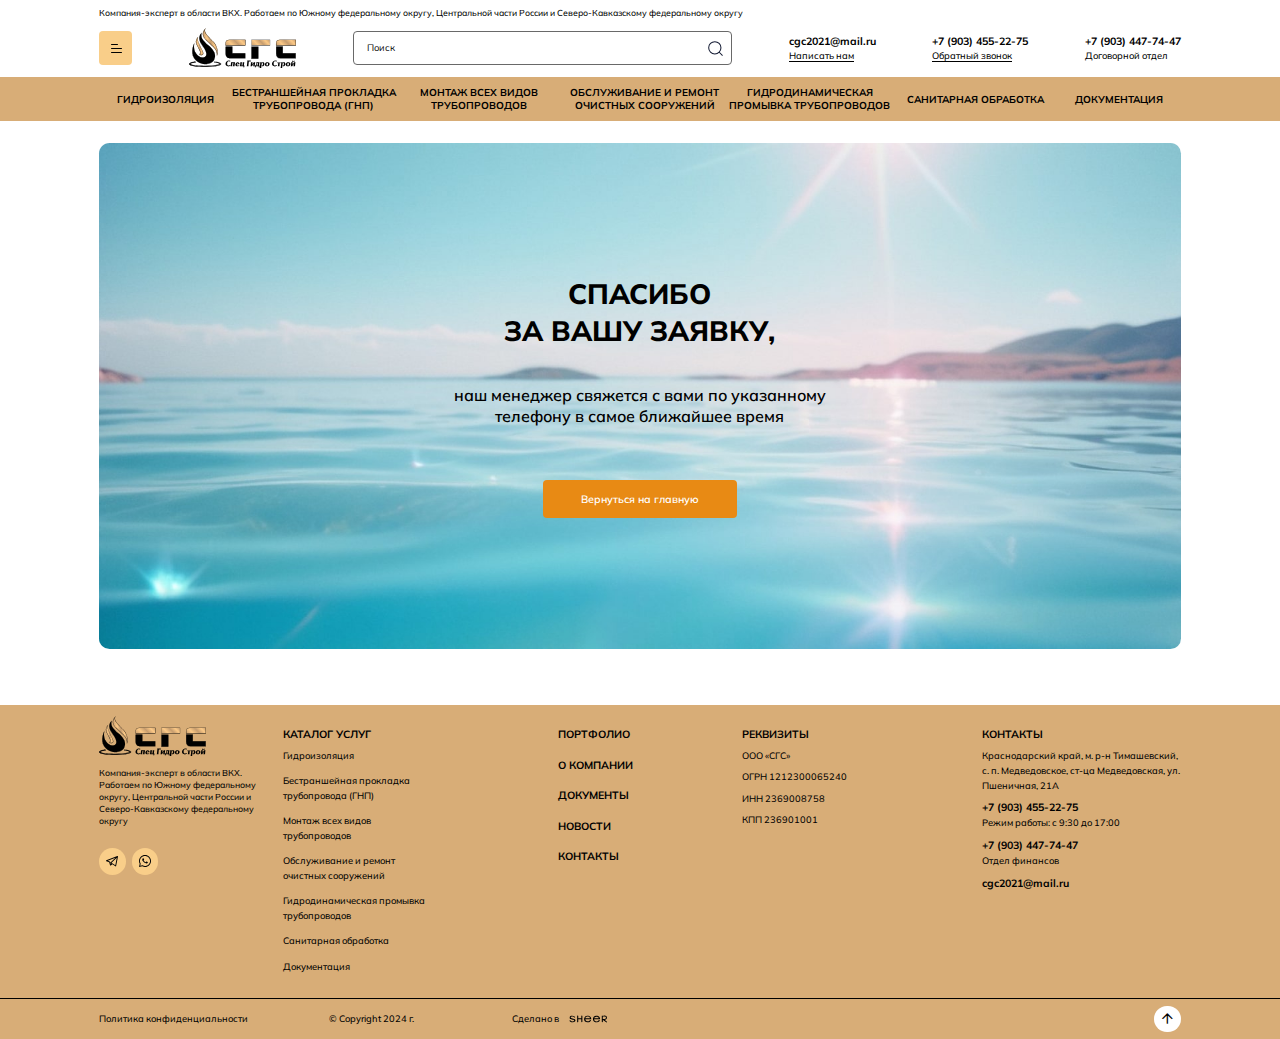
<file: thanks.html>
<!DOCTYPE html>
<!--[if lt IE 7]><html lang="ru" class="lt-ie9 lt-ie8 lt-ie7"><![endif]-->
<!--[if IE 7]><html lang="ru" class="lt-ie9 lt-ie8"><![endif]-->
<!--[if IE 8]><html lang="ru" class="lt-ie9"><![endif]-->
<!--[if gt IE 8]><!-->
<html lang="ru">
<!--<![endif]-->
<head>
	<meta charset="utf-8" />
	<title>Заголовок</title>
	<meta http-equiv="X-UA-Compatible" content="IE=edge" />
	<meta name="viewport" content="width=device-width, initial-scale=1.0" />
	<meta name="format-detection" content="telephone=no" />
	<link rel="shortcut icon" href="favicon.png" />
	<link rel="stylesheet" href="libs/bootstrap/bootstrap-grid.css" />
	<link rel="stylesheet" href="libs/fontawesome-free-5.12.0-web/css/all.min.css" />
	<link rel="stylesheet" href="libs/fancybox-master/dist/jquery.fancybox.min.css" />
	<link rel="stylesheet" href="libs/slick-1.5.9/slick/slick.css" />
	<link rel="stylesheet" href="libs/slick-1.5.9/slick/slick-theme.css" />
	<link rel="stylesheet" href="css/fonts.css" />
	<link rel="stylesheet" href="css/main.css?ver=1.4" />
	<link rel="stylesheet" href="css/media.css?ver=1.4" />
</head>
<body>

	<div class="wrapper wrapper_page">

		<header class="header default">
			<div class="container">
				<div class="header__top">Компания-эксперт в области ВКХ. Работаем по Южному федеральному округу, Центральной части России и Северо-Кавказскому федеральному округу</div>
				<div class="header__wrapper">
					<span class='sandwich'>
						<span class='sw-topper'></span>
						<span class='sw-bottom'></span>
						<span class='sw-footer'></span>
					</span>
					<div class="menu-dropdown">
						<div class="menu-dropdown__mobile">
							<div class="search-main">
								<form>
									<input type="text" placeholder="Поиск" required="required">
									<button class="btn-search"></button>
								</form>
							</div>
						</div>
						<ul class="navigation">
							<li><a href="#">Главная</a></li>
							<li class="navigation__haschild">
								<a href="#">Каталог</a>
								<ul>
									<li><a href="#">гидроизоляция</a></li>
									<li><a href="#">бестраншейная прокладка трубопровода (ГНП)</a></li>
									<li><a href="#">монтаж всех видов трубопроводов</a></li>
									<li><a href="#">обслуживание и ремонт очистных сооружений</a></li>
									<li><a href="#">гидродинамическая промывка трубопроводов</a></li>
									<li><a href="#">санитарная обработка</a></li>
									<li><a href="#">документация</a></li>
								</ul>
							</li>
							<li><a href="#">О компании</a></li>
							<li><a href="#">Услуги</a></li>
							<li><a href="#">Документы</a></li>
							<li><a href="#">Портфолио</a></li>
							<li><a href="#">Новости</a></li>
							<li><a href="#">Контакты</a></li>
						</ul>
						<div class="menu-dropdown__mobile">
							<div class="item-header">
								<div class="item-header__title"><a href="mailto:cgc2021@mail.ru">cgc2021@mail.ru</a></div>
								<a href="#" class="link-page">Написать нам</a>
							</div>
							<div class="item-header">
								<div class="item-header__title"><a href="tel:+79034552275">+7 (903) 455-22-75</a></div>
								<a href="#" class="link-page">Обратный звонок</a>
							</div>
							<div class="item-header">
								<div class="item-header__title"><a href="tel:+79034477447">+7 (903) 447-74-47</a></div>
								<p>Договорной отдел</p>
							</div>
						</div>
					</div>
					<a href="#" class="logo">
						<img src="img/logo.svg" alt="alt">
					</a>
					<div class="search-main">
						<form>
							<input type="text" placeholder="Поиск" required="required">
							<button class="btn-search"></button>
						</form>
					</div>
					<div class="item-header">
						<div class="item-header__title"><a href="mailto:cgc2021@mail.ru">cgc2021@mail.ru</a></div>
						<a href="#" class="link-page">Написать нам</a>
					</div>
					<div class="item-header">
						<div class="item-header__title"><a href="tel:+79034552275">+7 (903) 455-22-75</a></div>
						<a href="#" class="link-page">Обратный звонок</a>
					</div>
					<div class="item-header">
						<div class="item-header__title"><a href="tel:+79034477447">+7 (903) 447-74-47</a></div>
						<p>Договорной отдел</p>
					</div>
					<a href="tel:+79034552275" class="phone-mobile"><i class="fas fa-phone-alt"></i></a>
				</div>
			</div>
			<div class="header__bottom">
				<div class="container">
					<ul class="menu">
						<li><a href="#">гидроизоляция</a></li>
						<li><a href="#">бестраншейная прокладка трубопровода (ГНП)</a></li>
						<li><a href="#">монтаж всех видов трубопроводов</a></li>
						<li><a href="#">обслуживание и ремонт очистных сооружений</a></li>
						<li><a href="#">гидродинамическая промывка трубопроводов</a></li>
						<li><a href="#">санитарная обработка</a></li>
						<li><a href="#">документация</a></li>
					</ul>
				</div>
			</div>
			<div class="menu-overlay"></div>
		</header>

		<section class="page-mockup page-mockup_thanks">
			<div class="container">
				<div class="mockup">
					<div class="mockup__content">
						<div class="mockup__title">спасибо <br>за вашу заявку,</div>
						<div class="mockup__descr">наш менеджер свяжется с вами по указанному телефону в самое ближайшее время</div>
						<a href="/" class="btn-main">Вернуться на главную</a>
					</div>
				</div>
			</div>
		</section>

		<footer class="footer">
			<div class="container">
				<div class="row">
					<div class="col-lg-2">
						<a href="#" class="logo">
							<img src="img/logo.svg" alt="alt">
						</a>
						<div class="logo-descr">Компания-эксперт в области ВКХ. Работаем по Южному федеральному округу, Центральной части России и Северо-Кавказскому федеральному округу</div>
						<ul class="list-socials">
							<li><a href="#" target="_blank"><img src="img/soc1.svg" alt="alt"></a></li>
							<li><a href="#" target="_blank"><img src="img/soc2.svg" alt="alt"></a></li>
						</ul>
					</div>
					<div class="col-lg-3">
						<div class="footer__title">каталог услуг <i class="far fa-chevron-down"></i></div>
						<div class="footer__content">
							<ul class="footer__nav">
								<li><a href="#">Гидроизоляция</a></li>
								<li><a href="#">Бестраншейная прокладка трубопровода (ГНП)</a></li>
								<li><a href="#">Монтаж всех видов трубопроводов</a></li>
								<li><a href="#">Обслуживание и ремонт очистных сооружений</a></li>
								<li><a href="#">Гидродинамическая промывка трубопроводов</a></li>
								<li><a href="#">Санитарная обработка</a></li>
								<li><a href="#">Документация</a></li>
							</ul>
						</div>
					</div>
					<div class="col-lg-2">
						<ul class="footer__nav footer__nav_big">
							<li><a href="#">портфолио</a></li>
							<li><a href="#">о компании</a></li>
							<li><a href="#">документы</a></li>
							<li><a href="#">новости</a></li>
							<li><a href="#">контакты</a></li>
						</ul>
					</div>
					<div class="col-lg-2">
						<div class="footer__title">реквизиты <i class="far fa-chevron-down"></i></div>
						<div class="footer__content">
							<div class="footer__requisites">
								<p>ООО «СГС»</p>
								<p>ОГРН 1212300065240</p>
								<p>ИНН 2369008758</p>
								<p>КПП 236901001</p>
							</div>
						</div>
					</div>
					<div class="col-lg-3">
						<div class="footer__contacts">
							<div class="footer__title">контакты <i class="far fa-chevron-down"></i></div>
							<div class="footer__content">
								<p>Краснодарский край, м. р-н Тимашевский, с. п. Медведовское, ст-ца Медведовская, ул. Пшеничная, 21А</p>
								<div class="footer__value"><a href="tel:+79034552275">+7 (903) 455-22-75</a></div>
								<p>Режим работы: с 9:30 до 17:00</p>
								<div class="footer__value"><a href="tel:+79034477447">+7 (903) 447-74-47</a></div>
								<p>Отдел финансов</p>
								<div class="footer__value"><a href="mailto:cgc2021@mail.ru">cgc2021@mail.ru</a></div>
							</div>
						</div>
					</div>
				</div>
			</div>
			<div class="footer-bottom">
				<div class="container">
					<div class="row align-items-center">
						<div class="col-lg">
							<a href="#">Политика конфиденциальности </a>
						</div>
						<div class="col-lg-2">
							<p>© Copyright  2024 г.</p>
						</div>
						<div class="col-lg">
							<div class="create">Сделано в <a href="#"><img src="img/copy.svg" alt="alt"></a></div>
						</div>
						<div class="col-xl-5 col-lg">
							<a href="#" class="btn_top"><i class="far fa-arrow-up"></i></a>
						</div>
					</div>
				</div>
			</div>
		</footer>
		
	</div>

	<!--[if lt IE 9]>
	<script src="libs/html5shiv/es5-shim.min.js"></script>
	<script src="libs/html5shiv/html5shiv.min.js"></script>
	<script src="libs/html5shiv/html5shiv-printshiv.min.js"></script>
	<script src="libs/respond/respond.min.js"></script>
	<![endif]-->
	<script src="libs/jquery/jquery-3.6.0.min.js"></script>
	<script src="libs/jquery-mousewheel/jquery.mousewheel.min.js"></script>
	<script src="libs/fancybox-master/dist/jquery.fancybox.min.js"></script>
	<script src="libs/slick-1.5.9/slick/slick.min.js"></script>
	<script src="libs/scroll2id/PageScroll2id.min.js"></script>
	<script src="libs/mask/jquery.maskedinput.js"></script>
	<script src="libs/jQueryFormStyler-master/jquery.formstyler.min.js"></script>
	<script src="js/common.js?ver=1.4"></script>
	<!-- Yandex.Metrika counter --><!-- /Yandex.Metrika counter -->
	<!-- Google Analytics counter --><!-- /Google Analytics counter -->
</body>
</html>
</file>
<file: css/fonts.css>
@font-face {
    font-family: 'Mulish';
    src: local('Mulish Light'), local('Mulish-Light'),
        url('../fonts/Mulish-Light.woff2') format('woff2'),
        url('../fonts/Mulish-Light.woff') format('woff'),
        url('../fonts/Mulish-Light.ttf') format('truetype');
    font-weight: 300;
    font-style: normal;
}
@font-face {
	font-family: 'Mulish';
	src: local('Mulish Regular'), local('Mulish-Regular'),
	url('../fonts/Mulish-Regular.woff2') format('woff2'),
	url('../fonts/Mulish-Regular.woff') format('woff'),
	url('../fonts/Mulish-Regular.ttf') format('truetype');
	font-weight: 400;
	font-style: normal;
}
@font-face {
	font-family: 'Mulish';
	src: local('Mulish Medium'), local('Mulish-Medium'),
	url('../fonts/Mulish-Medium.woff2') format('woff2'),
	url('../fonts/Mulish-Medium.woff') format('woff'),
	url('../fonts/Mulish-Medium.ttf') format('truetype');
	font-weight: 500;
	font-style: normal;
}
@font-face {
	font-family: 'Mulish';
	src: local('Mulish SemiBold'), local('Mulish-SemiBold'),
	url('../fonts/Mulish-SemiBold.woff2') format('woff2'),
	url('../fonts/Mulish-SemiBold.woff') format('woff'),
	url('../fonts/Mulish-SemiBold.ttf') format('truetype');
	font-weight: 600;
	font-style: normal;
}
@font-face {
	font-family: 'Mulish';
	src: local('Mulish Bold'), local('Mulish-Bold'),
	url('../fonts/Mulish-Bold.woff2') format('woff2'),
	url('../fonts/Mulish-Bold.woff') format('woff'),
	url('../fonts/Mulish-Bold.ttf') format('truetype');
	font-weight: 700;
	font-style: normal;
}

@font-face {
	font-family: 'Mulish';
	src: local('Mulish Extra Bold'), local('Mulish-Extra-Bold'),
	url('../fonts/Mulish-ExtraBold.woff2') format('woff2'),
	url('../fonts/Mulish-ExtraBold.woff') format('woff'),
	url('../fonts/Mulish-ExtraBold.ttf') format('truetype');
	font-weight: 800;
	font-style: normal;
}

@font-face {
	font-family: 'Mulish';
	src: local('Mulish-Black'), local('Mulish-Black'),
	url('../fonts/Mulish-Black.woff2') format('woff2'),
	url('../fonts/Mulish-Black.woff') format('woff'),
	url('../fonts/Mulish-Black.ttf') format('truetype');
	font-weight: 900;
	font-style: normal;
}
</file>
<file: css/main.css>
*::-webkit-input-placeholder {
	color: #000;
	opacity: 1;
}
*:-moz-placeholder {
	color: #000;
	opacity: 1;
}
*::-moz-placeholder {
	color: #000;
	opacity: 1;
}
*:-ms-input-placeholder {
	color: #000;
	opacity: 1;
}

body input:focus:required:invalid,
body textarea:focus:required:invalid {
	
}
body input:required:valid,
body textarea:required:valid {
	
} 
body { 
	font-family: 'Mulish';
	font-size: 0.833vw;
	line-height: 137%;
	font-weight: 500;
	color: #696969;
	overflow-x: hidden;
	margin: 0;
	background-color: #fff;
}
button {
	cursor: pointer;
}
button, input, optgroup, select, textarea {
	font-family: inherit;
}
input {
-webkit-appearance: none;
-moz-appearance: none;
appearance: none;
}
button,
textarea,
input.text,
input[type="text"],
input[type="button"],
input[type="submit"] {
  -webkit-appearance: none;
}
a, button, input, img {
	transition: all 0.3s;
}
h1,h2,h3,h4,h5,h6 {
	padding: 0;
	margin: 0;
	font-weight: normal;
}
.wrapper {
	overflow: hidden;
}
a {
	text-decoration: none;
	outline: none;
}
* {
	outline: none !important;
}
ul {
	padding: 0;
	margin: 0;
}
ul li {
	list-style-type: none;
	outline: none;
}
img {
	outline: none;
	display: block;
}
p {
	padding: 0;
	margin: 0;
}
form {
	margin: 0;
}

.container {
    max-width: 86.875vw;
}
.row {
	margin: 0 -0.781vw;
}
.row > div {
	padding: 0 0.781vw;
}
.header {
	font-size: 0.729vw;
	position: fixed;
	top: 0;
	left: 0;
	width: 100%;
	z-index: 1000;
	color: #000;
	transition: all 0.5s;
}
.header.fixed {
	background-color: #fff;
	box-shadow: 0 0 5px #ddd;
}
.header__top {
	font-size: 0.677vw;
	padding-top: 0.521vw;
	line-height: 138%;
}
.header__wrapper {
	padding: 0.729vw 0;
	display: flex;
	align-items: center;
	justify-content: space-between;
}
.item-header__title {
	font-size: 0.833vw;
	line-height: 150%;
	font-weight: 700;
}
.item-header__title a {
	color: #000;
}
.link-page {
	color: #000;
	border-bottom: 0.052vw solid #000;
}
.link-page:hover {
	border-color: transparent;
}
.search-main {
	width: 29.583vw;
	position: relative;
}
.search-main input {
	height: 2.604vw;
	padding: 0 0.99vw;
	padding-right: 2.604vw;
	font-size: 0.729vw;
	width: 100%;
	border: 0.052vw solid #696969;
	font-family: 'Mulish';
	border-radius: 0.313vw;
	background: transparent;
}
.btn-search {
	width: 2.604vw;
	height: 2.604vw;
	border: none;
	padding: 0;
	background: transparent;
	display: flex;
	align-items: center;
	justify-content: center;
	position: absolute;
	top: 0;
	right: 0;
	z-index: 2;
	background-image: url(../img/search.svg);
	background-repeat: no-repeat;
	background-position: center;
	background-size: 1.146vw auto;
}
.sandwich span {
	display: block;
}
.sandwich {
	border-radius: 0.313vw;
	width: 2.604vw;
	height: 2.604vw;
	padding-top: 0.781vw;
	padding-left: 0.938vw;
	background: #F9CE89;
	display: flex;
	flex-direction: column;
	align-items: flex-start;
	z-index: 20;
	flex: none;
	cursor: pointer;
	transition: all 0.5s;
}
.sw-topper {
	position: relative;
	top: 0.208vw;
	width: 0.521vw;
	height: 0.104vw;
	border-radius: 0.208vw;
	display: block;
	margin: 0;
	background-color: #000;
	border: none;
	transition: transform 0.5s, top 0.2s;
}
.sw-bottom {
	position: relative;
	top: 0.417vw;
	width: 0.833vw;
	height: 0.104vw;
	border-radius: 0.208vw;
	display: block;
	margin: 0;
	background-color: #000;
	border: none;
	transition: transform 0.5s, top 0.2s;
}
.sw-footer {
	position: relative;
	top: 0.625vw;
	width: 0.833vw;
	height: 0.104vw;
	border-radius: 0.208vw;
	display: block;
	margin: 0;
	background-color: #000;
	border: none;
	transition: transform 0.5s, top 0.2s;
}
.sandwich.active .sw-topper {
	top: 0.521vw;
	width: 0.833vw;
	transform: rotate(45deg);
}
.sandwich.active .sw-bottom {
	opacity: 0;
}
.sandwich.active .sw-footer {
	top: 0.313vw;
	transform: rotate(-45deg); 
}
.sandwich_catalog:hover {
	background: #D8AD77;
}
.logo img {
	width: 8.385vw;
	height: auto;
}
.header__bottom {
	background: #D8AD77;
}
.menu {
	display: flex;
	align-items: center;
}
.menu > li {
	max-width: 12.917vw;
	flex-grow: 1;
}
.menu > li > a {
	height: 3.438vw;
	font-size: 0.781vw;
	line-height: 133%;
	color: #000;
	font-weight: 700;
	text-transform: uppercase;
	display: flex;
	align-items: center;
	justify-content: center;
	text-align: center;
}
.menu > li > a:hover {
	color: #a3610e;
}


.billbord {
	padding-top: 12.755vw;
	min-height: 59.167vw;
	color: #000;
	background-image: url(../img/billbord.jpg);
	background-repeat: no-repeat;
	background-position: center;
	background-size: cover;
	position: relative;
	background-attachment: fixed;
	z-index: 1;
}
.billbord::after {
	position: absolute;
	display: block;
	content: " ";
	background: linear-gradient(180deg, rgba(255, 255, 255, 0) 0%, #fff 100%);
	height: 21.615vw;
	bottom: 0;
	left: 0;
	width: 100%;
	pointer-events: none;
	z-index: -1;
}
.title-big {
	font-size: 2.604vw;
	margin-bottom: 4.583vw;
	line-height: 132%;
	font-weight: 800;
	text-transform: uppercase;
}
.billbord__form {
	padding: 1.927vw 2.24vw;
	max-width: 35.156vw;
	margin-bottom: 5.313vw;
	backdrop-filter: blur(20px);
	border-radius: 0.833vw;
	background: rgba(255, 255, 255, 0.4);
}
.title-block {
	font-size: 1.354vw;
	line-height: 100%;
	font-weight: 700;
}
.billbord__form .title-block {
	margin-bottom: 0.938vw;
}
.billbord__form p {
	margin-bottom: 0.938vw;
	max-width: 25.521vw;
	line-height: 150%;
}
.item-form {
	margin-bottom: 1.146vw;
}
.item-form textarea,
.item-form input {
	height: 2.708vw;
	padding: 0 0.833vw;
	border-radius: 0.156vw;
	background: #fff;
	width: 100%;
	font-size: 0.677vw;
	color: #191e27;
	font-family: 'Mulish';
	border: none;
}
.billbord__form .row {
	margin: 0 -0.365vw;
}
.billbord__form .row > div {
	padding: 0 0.365vw;
}
.btn-main {
	height: 2.917vw;
	padding: 0 1.042vw;
	border-radius: 0.313vw;
	font-weight: 600;
	font-size: 0.833vw;
	color: #fff;
	display: inline-flex;
	align-items: center;
	justify-content: center;
	text-align: center;
	border: none;
	background: #E88A14;
	font-family: 'Mulish';
	cursor: pointer;
	transition: all 0.5s;
}
.billbord__form .btn-main {
	width: 100%;
}
.btn-main:hover {
    background: #bf6a00;
}
.checkbox {
	font-size: 0.625vw;
	line-height: 130%;
	margin-top: 0.677vw;
	color: #696969;
	font-weight: 400;
	letter-spacing: normal;
	display: flex;
	text-align: left;
	justify-content: center;
}
.checkbox label input {
	position: absolute;
	z-index: -1;
	height: 1px !important;
	width: 1px !important;
	opacity: 0 !important;
	margin: 0.625vw 0.104vw 0 0.365vw !important;
}
.checkbox label > span {
	position: relative;
	padding: 0.156vw 0 0 1.667vw;
	display: block;
	cursor: pointer;
}
.checkbox label > span:before {
	content: '';
	position: absolute;
	top: 0.104vw;
	left: 0;
	width: 0.99vw;
	height: 0.99vw;
	border: 0.052vw solid #696969;
	transition: .2s;
}
.checkbox label > span:after {
	content: '';
	position: absolute;
	top: 0.104vw;
	left: 0;
	width: 0.99vw;
	height: 0.99vw;
	content: "\f00c";
	display: flex;
	align-items: center;
	justify-content: center;
	-moz-osx-font-smoothing: grayscale;
	-webkit-font-smoothing: antialiased;
	font-style: normal;
	font-variant: normal;
	text-rendering: auto;
	line-height: 1;
	font-family: "Font Awesome 5 Pro";
	font-weight: 700;
	background-image: none;
	color: #696969;
	font-size: 0.521vw;
	opacity: 0;
	transition: .2s;
}
.checkbox label input:checked + span:after {
	opacity: 1;
}
.billbord__info {
	padding: 2.24vw 1.146vw;
	font-size: 0.938vw;
	margin-top: 5.313vw;
	line-height: 144%;
	backdrop-filter: blur(20px);
	background: rgba(255, 255, 255, 0.4);
	border-radius: 0.833vw;
	font-weight: 500;
}
.billbord__info li {
	margin-bottom: 2.656vw;
	padding-left: 3.021vw;
	position: relative;
}
.billbord__info li:last-child {
	margin-bottom: 0;
}
.billbord__info li::before {
	position: absolute;
	display: block;
	content: " ";
	top: 0;
	left: 0;
	width: 2.083vw;
	height: 2.083vw;
	border-radius: 50%;
	background-color: #F9CE89;
	background-image: url(../img/check.svg);
	background-repeat: no-repeat;
	background-position: center;
	background-size: 0.729vw auto;
}
.item-category {
	padding: 1.563vw;
	height: 25.625vw;
	display: flex;
	flex-direction: column;
	align-items: flex-start;
	justify-content: flex-end;
	position: relative;
	z-index: 1;
	color: #fff;
}
.item-category__image {
	position: absolute;
	display: block;
	top: 0;
	left: 0;
	width: 100%;
	height: 100%;
	border-radius: 0.833vw;
	z-index: -1;
	overflow: hidden;
}
.item-category__image img {
	height: 100%;
	width: 100%;
	object-fit: cover;
	font-family: 'object-fit: cover;';
	border-radius: 0.833vw;
	transition: all 2s;
}
.item-category__image::after {
	position: absolute;
	display: block;
	content: " ";
	width: 100%;
	height: 100%;
	bottom: 0;
	left: 0;
	background: linear-gradient(180deg, rgba(0, 0, 0, 0) 0%, rgba(0, 0, 0, 0.65) 100%);
	border-radius: 0.833vw;
}
.item-category:hover .item-category__image img {
	transform: scale(1.1);
}
.item-category .title-block {
	min-height: 3.333vw;
	line-height: 123%;
}
.categories {
	margin-top: -9.74vw;
	padding-bottom: 2.656vw;
}

.title-section {
	font-size: 2.083vw;
	line-height: 165%;
	text-transform: uppercase;
	font-weight: 700;
	color: #000;
}
.services {
	padding-top: 2.031vw;
	padding-bottom: 2.865vw;
	background: #FAFAFA;
}
.services .title-section {
	margin-bottom: 2.083vw;
}
.item-service {
	padding: 1.719vw 1.25vw;
	padding-bottom: 0.938vw;
	box-shadow: 0 0 20px 0 rgba(0, 0, 0, 0.07);
	background: #fff;
	min-height: 100%;
	border-radius: 0.833vw;
	display: flex;
	flex-direction: column;
	align-items: flex-start;
	transition: all 0.5s;
}
.item-service:hover {
	box-shadow: 0 0 20px 0 rgba(0, 0, 0, 0.17);	
}
.title-item {
	font-size: 1.042vw;
	line-height: 150%;
	font-weight: 700;
	color: #000;
}
.item-service .title-item {
	text-transform: uppercase;
}
.item-service li {
	margin-top: 0.521vw;
}
.item-service li a {
	color: #696969;
}
.item-service li a:hover {
	color: #E88A14;
}
.item-service li {
	padding-left: 1.198vw;
	position: relative;
}
.item-service li::before {
	position: absolute;
	top: 0;
	left: 0.156vw;
	content: "•";
}
.item-service .text-big {
	margin-bottom: 1.042vw;
	color: #000;
}
.text-big {
	font-size: 0.938vw;
	line-height: 144%;
	font-weight: 600;
}
.item-service .title-item {
	margin-bottom: 0.677vw;
}
.item-service__bottom {
	padding-top: 0.521vw;
	width: 100%;
	margin-top: auto;
	text-align: right;
}
.link-main {
	color: #E88A14;
}
.link-main i {
	margin-left: 0.625vw;
	transition: all 0.5s;
}
.link-main:hover i {
	transform: translateX(7px);
}
.row_services .row > div {
	margin-bottom: 1.719vw;
}
.row_services .row {
	margin-bottom: -1.719vw;
}
.item-service__image {
	margin: 0 -1.25vw;
	margin-top: 1.042vw;
}
.item-service__image img {
	width: 100%;
}
.item-service ul {
	margin-right: -0.781vw;
}
.row_services .col-lg-3 .item-service .title-item {
	margin-bottom: 0.938vw;
}
.head-section {
	padding-top: 1.823vw;
	padding-bottom: 2.813vw;
	display: flex;
	align-items: center;
	justify-content: space-between;
}
.btn-main.btn-main_page {
	border: 1px solid #E88A14;
	color: #E88A14;
	background: transparent;
}
.btn-main.btn-main_page:hover {
	background: #E88A14;
	color: #fff;
}
.head-section .btn-main {
	padding: 0 2.083vw;
}
.item-partner {
	height: 6.51vw;
	border-radius: 0.781vw;
	padding: 1.042vw;
	box-shadow: 0 0 20px 0 rgba(0, 0, 0, 0.07);
	background: #fff;
	display: flex;
	align-items: center;
	justify-content: center;
	transition: all 0.5s;
}
.item-partner:hover {
	box-shadow: 0 0 20px 0 rgba(0, 0, 0, 0.17);
}
.item-partner img {
	max-width: 100%;
	max-height: 100%;
}
.slider-partners .slick-slide {
	padding: 0.833vw;
}
.slider-partners .slick-list {
	margin: -0.833vw;
}
.slider-partners:not(.slick-initialized) > li:not(:first-child) {
	display: none;
}
.slick-arrow {
	width: 1.67vw;
	height: 1.67vw;
	font-size: 0.73vw;
	color: #fff;
	background: #F9CE89;
	color: #fff;
	top: 50%;
	border-radius: 50%;
	transition: all 0.3s;
	display: flex;
	align-items: center;
	justify-content: center;
}
.slick-arrow:hover {
	color: #fff;
	background: #D8AD77;
}
.slick-arrow::before {
	display: none;
}
.slick-prev {
	left: -2.08vw;
}
.slick-next {
	right: -2.08vw;
}
.dealer__info {
	padding: 1.927vw 1.719vw;
	padding-right: 2.396vw;
	background: #FAFAFA;
	min-height: 100%;
	border-radius: 0.833vw;
	font-size: 1.042vw;
	line-height: 160%;
	color: #000;
}
.dealer__info img {
	width: 12.031vw;
	margin-bottom: 2.865vw;
	max-width: 100%;
}
.dealer {
	padding: 4.688vw 0;
}
.dealer .title-section {
	margin-bottom: 2.344vw;
	max-width: 73.49vw;
}
.dealer__image img {
	width: 100%;
	box-shadow: 0 0 20px 0 rgba(0, 0, 0, 0.07);
	border-radius: 0.833vw;
}
.dealer__buttons {
	padding-top: 1.51vw;
	gap: 1.198vw;
	display: flex;
	align-items: center;
	justify-content: center;
}
.dealer__buttons .btn-main {
	width: 12.917vw;
	padding: 0 0.521vw;
}
.steps {
	padding-top: 2.031vw;
	padding-bottom: 4.948vw;
	background-color: #FAFAFA;
	background-image: url(../img/lines_steps.svg);
	background-repeat: no-repeat;
	background-position: bottom 6.563vw center;
	background-size: 100vw auto;
}
.steps .title-section {
	margin-bottom: 2.865vw;
}
.item-step {
	padding: 0.781vw 1.146vw;
	box-shadow: 0 0 20px 0 rgba(0, 0, 0, 0.07);
	background: #fff;
	border-radius: 0.833vw;
	position: relative;
	line-height: 137%;
	min-height: 10.417vw;
	transition: all 0.5s;
}
.item-step:hover {
	box-shadow: 0 0 20px 0 rgba(0, 0, 0, 0.17);
}
.item-step .title-item {
	margin-bottom: 0.833vw;
	text-transform: uppercase;
}
.row.row_steps > div:nth-child(odd) {
	margin-top: 13.542vw;
}
.item-step::before {
	position: absolute;
	display: block;
	content: " ";
	bottom: 100%;
	left: 0;
	width: 3.646vw;
	height: 3.646vw;
	margin-bottom: 2.813vw;
	border: 0.313vw solid #D8AD77;
	background-color: #FAFAFA;
	border-radius: 50%;
}
.item-step::before {
	font-size: 1.875vw;
	display: flex;
	align-items: center;
	justify-content: center;
	font-weight: 700;
	color: #D8AD77;
	line-height: 183%;
	text-transform: uppercase;
	counter-increment: steps;
	content: counter(steps); 
}
.row.row_steps {
	counter-reset: steps;
}
.row.row_steps > div:nth-child(even) .item-step::before {
	top: 0.26vw;
	margin-right: 1.198vw;
	right: 100%;
	left: auto;
	bottom: auto;
}

.footer {
	padding-top: 1.56vw;
	font-size: 0.73vw;
	line-height: 157%;
	color: #000;
	background: #D8AD77;
}
.footer .logo {
	margin-top: -0.73vw;
	display: inline-block;
	vertical-align: middle;
}
.footer .logo img {
	width: 8.39vw;
}
.footer__nav li {
	margin-bottom: 0.83vw;
}
.footer__nav a {
	color: #000;
	border-bottom: 1px solid transparent;
}
.footer__nav a:hover {
	border-color: #000;
}
.footer__nav {
	max-width: 11.56vw;
}
.footer__nav_big,
.footer__title {
	font-size: 0.83vw;
	margin-bottom: 0.31vw;
	line-height: 187%;
	font-weight: 700;
	text-transform: uppercase;
}
.footer__nav_big {
	margin: 0;
}
.footer__requisites p {
	margin-bottom: 0.52vw;
}
.footer__value {
	font-size: 0.83vw;
	margin-top: 0.52vw;
	margin-bottom: 0.05vw;
	line-height: 150%;
	font-weight: 700;
}
.footer__value a {
	color: #000;
}
.footer__contacts {
	width: 15.52vw;
	max-width: 100%;
	margin-left: auto;
}
.logo-descr {
	font-size: 0.68vw;
	margin-top: 0.83vw;
	line-height: 138%;
}
.list-socials {
	display: flex;
	align-items: center;
}
.list-socials a {
	width: 2.08vw;
	height: 2.08vw;
	display: flex;
	align-items: center;
	justify-content: center;
	background: #F9CE89;
	border-radius: 50%;
}
.list-socials a img {
	width: 0.94vw;
	height: auto;
}
.list-socials li {
	margin-right: 0.47vw;
}
.list-socials li:last-child {
	margin-right: 0;
}
.footer .list-socials {
	margin-top: 1.67vw;
}
.footer-bottom {
	padding: 0.52vw 0;
	margin-top: 1.04vw;
	font-size: 0.73vw;
	line-height: 150%;
	color: #000;
	border-top: 1px solid #000;
}
.create {
	display: flex;
	align-items: center;
}
.create img {
	width: 3.021vw;
}
.create a {
	margin-left: 0.78vw;
}
.footer-bottom a {
	color: #000;
}
.btn_top {
	font-size: 0.94vw;
	float: right;
	position: relative;
	color: #000 !important;
	width: 2.08vw;
	height: 2.08vw;
	text-align: center;
	display: -webkit-inline-flex;
	display: -moz-inline-flex;
	display: -ms-inline-flex;
	display: -o-inline-flex;
	display: inline-flex !important;
	align-items: center;
	justify-content: center;
	border-radius: 50%;
	background-color: #fff;
	z-index: 7;
	-webkit-transition: all 0.3s;
	-o-transition: all 0.3s;
	transition: all 0.3s;
}
.footer__title i {
	display: none;
}
.slick-dots {
	bottom: 0;
	left: 0;
	width: 100%;
}
.slick-dots li {
	width: 10px;
	height: 10px;
	margin: 0 6px;
}
.slick-dots li button {
	width: 10px;
	height: 10px;
	background: #D8AD77;
	border-radius: 50%;
	padding: 0;
	border: none;
	transition: all 0.3s;
	opacity: 1;
}
.slick-dots li button:hover,
.slick-dots li.slick-active button {
	background: #E88A14;
}
.slick-dots li button::before {
	  display: none;
}
.menu-overlay,
.sandwich_mobile,
.phone-mobile {
	display: none;
}
.animation {
	opacity: 0;
	visibility: hidden;
	transition: all 1.2s;
}
.item-category.animation {
	transform: translateY(50px);
}
.animation.active {
	visibility: visible;
	opacity: 1;
	transform: translateX(0px);
}
.item-category.animation.active {
	transform: translateX(0px);
}
.billbord__form.animation,
.row_categories > div:nth-child(2) .item-category.animation {
	transition-delay: 0.5s;
}
.billbord__info.animation,
.row_categories > div:nth-child(3) .item-category.animation {
	transition-delay: 1s;
}
.row_categories > div:nth-child(4) .item-category.animation {
	transition-delay: 2s;
}
.row_steps > div:nth-child(1) .item-step.animation,
.row_services .row > div:nth-child(1) .item-service.animation {
	transition-delay: 0.2s;
}
.row_steps > div:nth-child(2) .item-step.animation,
.row_services .row > div:nth-child(2) .item-service.animation {
	transition-delay: 0.4s;
}
.row_steps > div:nth-child(3) .item-step.animation,
.row_services .row > div:nth-child(3) .item-service.animation {
	transition-delay: 0.6s;
}
.row_steps > div:nth-child(4) .item-step.animation,
.row_services .row > div:nth-child(4) .item-service.animation {
	transition-delay: 0.8s;
}
.row_services .row > div:nth-child(5) .item-service.animation {
	transition-delay: 1s;
}
.row_services .row > div:nth-child(6) .item-service.animation {
	transition-delay: 1.2s;
}

.wrapper_page {
	padding-top: 9.48vw;
	overflow: initial;
}
.breadcrumbs {
	padding-top: 0.73vw;
	padding-bottom: 0.42vw;
	font-size: 0.68vw;
	line-height: 138%;
	color: #000;
	display: flex;
	align-items: center;
	flex-wrap: wrap;
}
.breadcrumbs a {
	color: #000;
	border-bottom: 1px solid transparent;
}
.breadcrumbs a:hover {
	border-color: #000;
}
.breadcrumbs li::after {
	content: "/";
	margin: 0 0.52vw;
}
.breadcrumbs li:last-child::after {
	display: none;
}
.page-news .title-section {
	margin-bottom: 1.2vw;
}
.item-news {
	padding: 0.73vw 0.89vw;
	font-size: 0.73vw;
	line-height: 157%;
	color: #696969;
	min-height: 100%;
	background: #f5f5f5;
	border-radius: 0.83vw;
	display: block;
	transition: all 0.5s;
}
.item-news:hover {
	box-shadow: 0 0 0.63vw 0 rgba(0, 0, 0, 0.2);
}
.row.row_main > div {
	margin-bottom: 1.72vw;
}
.row.row_main {
	margin-bottom: -1.72vw;
}
.item-news__head {
	margin-bottom: 0.83vw;
	display: flex;
	align-items: flex-start;
	justify-content: space-between;
}
.item-news__date {
	margin-top: 0.78vw;
	font-weight: 700;
	display: flex;
	align-items: center;
	color: #E88A14;
}
.item-news__date strong {
	font-size: 1.88vw;
	margin-right: 0.57vw;
	line-height: 83%;
}
.item-news__title {
	font-size: 1.04vw;
	line-height: 150%;
	margin-bottom: 0.63vw;
	font-weight: 700;
	color: #000;
	display: block;
}
.item-news__text {
	display: block;
	width: 100%;
}
.item-news__image {
	width: 12.81vw;
	height: 6.93vw;
	border-radius: 0.83vw;
	display: block;
}
.item-news__image img {
	height: 100%;
	width: 100%;
	object-fit: cover;
	font-family: 'object-fit: cover;';
	border-radius: 0.83vw;
	transition: all 2s;
}
.pager {
	height: 1.67vw;
	width: 27.71vw;
	margin: 0 auto;
	margin-top: 1.98vw;
	max-width: 100%;
	position: relative;
	display: flex;
	align-items: center;
	justify-content: center;
}
.page-numbers {
	margin: 0 1.09vw;
	color: #000;
	font-weight: 700;
}
.page-numbers:hover,
.page-numbers.current {
	color: #E88A14;
}
.prev.page-numbers,
.next.page-numbers {
	width: 1.67vw;
	height: 1.67vw;
	font-size: 0.73vw;
	background: #F9CE89;
	color: #fff;
	display: flex;
	align-items: center;
	justify-content: center;
	border-radius: 50%;
	position: absolute;
	margin: 0;
	top: 0;
	left: 0;
}
.next.page-numbers {
	right: 0;
	left: auto;
}
.prev.page-numbers:hover,
.next.page-numbers:hover {
	color: #fff;
	background: #D8AD77;
}
.page-news {
	padding-bottom: 2.19vw;
}
.page-article .item-news {
	margin-bottom: 1.823vw;
	min-height: initial;
}
.page-article .item-news__image {
	width: 12.031vw;
	height: 6.927vw;
}
.article-content p {
	margin-bottom: 0.781vw;
}
.article-content img {
	width: 100%;
	border-radius: 0.833vw;
	height: auto;
}
.article-content h1 {
	font-size: 1.667vw;
	margin-bottom: 1.146vw;
	line-height: 131%;
	color: #000;
	font-weight: 700;
}
.page-article .breadcrumbs {
	padding-bottom: 1.563vw;
}
.article-content blockquote {
	padding: 1.25vw 2.083vw;
	margin: 1.563vw 0;
	border-left: 0.677vw solid #F9CE89;
	background: #F3EBE0;
	font-weight: 600;
}
.article-content blockquote p {
	margin: 0;
}
.article-content h2 {
	margin: 1.563vw 0;
	font-size: 1.354vw;
	line-height: 162%;
	font-weight: 700;
	color: #000;
}
.article-content .col-lg-5 {
	-webkit-box-flex: 0;
	-ms-flex: 0 0 45.666667%;
	flex: 0 0 45.666667%;
	max-width: 45.666667%;
}
.article-content .col-lg-7 {
	-webkit-box-flex: 0;
	-ms-flex: 0 0 54.333333%;
	flex: 0 0 54.333333%;
	max-width: 54.333333%;
}
.article-content .col-lg-4 {
	-webkit-box-flex: 0;
	-ms-flex: 0 0 34.333333%;
	flex: 0 0 34.333333%;
	max-width: 34.333333%;
}
.article-content .col-lg-8 {
	-webkit-box-flex: 0;
	-ms-flex: 0 0 65.666667%;
	flex: 0 0 65.666667%;
	max-width: 65.666667%;
}
.article-content ul li {
	padding-left: 1.042vw;
	margin-bottom: 0.781vw;
	position: relative;
}
.article-content ul li::before {
	position: absolute;
	top: 0;
	left: 0.156vw;
	content: "•";
}
.page-article {
	padding-bottom: 4.375vw;
}
.sidebar-article {
	top: 9.479vw;
	position: sticky;
}
.wrapper_page .header {
	background: #fff;
}
.page-contacts {
	padding-bottom: 4.43vw;
}
.page-contacts .title-section {
	margin-bottom: 1.2vw;
}
.contacts-block {
	padding: 1.3vw;
	background: #f5f5f5;
	border-radius: 0.83vw;
}
.item-contact {
	max-width: 17.92vw;
	line-height: 150%;
	color: #000;
}
.item-contact__title {
	font-size: 1.25vw;
	margin-bottom: 1.09vw;
	line-height: 125%;
	font-weight: 700;
}
.item-contact p a {
	color: #000;
}
.item-contact__subtitle {
	font-size: 0.73vw;
	margin-bottom: 0.63vw;
	line-height: 171%;
	font-weight: 400;
	color: #696969;
}
.socials-main {
	display: flex;
	align-items: center;
}
.socials-main li {
	margin-right: 0.57vw;
}
.socials-main img {
	width: 2.4vw;
}
.form-page {
	padding: 1.2vw 2.55vw;
	padding-bottom: 1.72vw;
	background: #f3ebe0;
	border-radius: 0.83vw;
}
.title-form {
	font-size: 1.35vw;
	margin-bottom: 0.78vw;
	line-height: 100%;
	font-weight: 700;
	color: #000;
	text-align: center;
}
.descr-form {
	font-size: 0.73vw;
	margin-bottom: 0.94vw;
	line-height: 143%;
	color: #000;
	text-align: center;
}
.item-form textarea {
	height: 4.58vw;
	padding-top: 0.78vw;
	resize: none;
}
.form-page .btn-main {
	width: 100%;
	padding: 0 0.52vw;
}
.form-page .item-form input {
	height: 2.5vw;
}
.form-page .item-form {
	margin-bottom: 0.83vw;
}
#map {
	height: 16.67vw;
	margin-top: 1.04vw;
	width: 100%;
	overflow: hidden;
	border-radius: 0.83vw;
	background: #f5f5f5;
}
.page-contacts .form-page {
	top: 9.48vw;
	position: sticky;
}
.page-documents {
	padding-bottom: 3.23vw;
}
.page-documents .title-section {
	margin-bottom: 1.2vw;
}
.documents-block {
	padding: 2.6vw 2.81vw;
	border-radius: 0.83vw;
	background: #f5f5f5;
}
.col-doc {
	width: 20%;
}
.documents-block .row > div {
	margin-bottom: 1.56vw;
}
.documents-block .row {
	margin-bottom: -1.56vw;
}
.item-doc {
	height: 20.73vw;
	padding: 0.73vw 0.83vw;
	box-shadow: 0px 0px 1.04vw rgba(0, 0, 0, 0.07);
	border-radius: 0.94vw;
	background: #fff;
	display: block;
}
.item-doc:hover {
	box-shadow: 0px 0px 1.04vw rgba(0, 0, 0, 0.17);
}
.item-doc img {
	height: 100%;
	width: 100%;
	object-fit: cover;
	font-family: 'object-fit: cover;';
}
.header__wrapper {
	position: relative;
}
.menu-dropdown {
	padding: 0 0.47vw;
	width: 20.21vw;
	background: #f3ebe0;
	border-radius: 0.83vw;
	top: 100%;
	left: 0;
	z-index: 5;
	position: absolute;
	display: none;
}
.navigation li a {
	font-size: 0.94vw;
	padding: 0.78vw 1.51vw;
	border-bottom: 1px solid #FAFAFA;
	line-height: 167%;
	font-weight: 700;
	color: #000;
	display: block;
	text-transform: uppercase;
}
.menu-overlay {
	top: 0;
	left: 0;
	right: 0;
	bottom: 0;
	background: rgba(0, 0, 0, 0.2);
	position: fixed;
	z-index: 0;
}
.menu-dropdown__mobile {
	display: none;
}
.navigation li ul,
.navigation__haschild {
	display: none;
}
.page-mockup {
	padding-top: 1.67vw;
	padding-bottom: 4.38vw;
}
.mockup {
	height: 39.58vw;
	padding: 0 5.52vw;
	display: flex;
	flex-direction: column;
	align-items: flex-start;
	justify-content: center;
	color: #000;
	background-image: url(../img/bg_thanks.jpg);
	background-repeat: no-repeat;
	background-position: center;
	background-size: cover;
	border-radius: 0.83vw;
}
.page-mockup_error .mockup {
	background-image: url(../img/bg_error.jpg);
}
.mockup__title {
	font-size: 2.19vw;
	margin-bottom: 1.67vw;
	line-height: 133%;
	text-transform: uppercase;
	font-weight: 800;
}
.mockup__descr {
	font-size: 1.25vw;
	margin-bottom: 3.59vw;
	line-height: 133%;
	font-weight: 600;
}
.mockup__content {
	max-width: 23.44vw;
}
.mockup .btn-main {
	padding: 0 2.97vw;
}
.page-mockup_thanks .mockup {
	align-items: center;
	text-align: center;
}
.page-mockup_thanks .mockup__content {
	max-width: 29.58vw;
}
.page-mockup_thanks .mockup__title {
	margin-bottom: 2.81vw;
}
.page-mockup_thanks .mockup__descr {
	margin-bottom: 4.11vw;
}
.tabs-portfolio {
	display: flex;
	align-items: center;
	flex-wrap: wrap;
}
.tabs-portfolio li {
	margin-right: 0.42vw;
}
.tabs-portfolio a {
	padding: 0 0.94vw;
	height: 2.08vw;
	border-radius: 0.31vw;
	color: #000;
	display: flex;
	align-items: center;
	justify-content: center;
	background: #F9CE89;
}
.tabs-portfolio a:hover,
.tabs-portfolio .active a {
	background: #D8AD77;
}
.page-portfolio .title-section {
	margin-bottom: 0.83vw;
}
.page-portfolio {
	padding-bottom: 4.17vw;
}
.item-portfolio__slider:not(.slick-initialized) > li:not(:first-child),
.slider-portfolio:not(.slick-initialized) > li:not(:first-child) {
	display: none;
}
.item-portfolio__image {
	height: 22.92vw;
	border-radius: 0.83vw;
}
.item-portfolio__image img {
	height: 100%;
	width: 100%;
	object-fit: cover;
	font-family: 'object-fit: cover;';
	border-radius: 0.83vw;
	transition: all 2s;
}
.item-portfolio__info {
	padding: 1.61vw;
	padding-right: 2.24vw;
	box-shadow: 0px 0px 1.04vw rgba(0, 0, 0, 0.07);
	border-radius: 0.83vw;
	font-size: 0.73vw;
	line-height: 143%;
	font-weight: 400;
	background: #fff;
}
.title-middle {
	font-size: 1.25vw;
	margin-bottom: 0.99vw;
	line-height: 133%;
	font-weight: 600;
	color: #000;
}
.title-min {
	font-size: 0.83vw;
	margin-bottom: 0.36vw;
	line-height: 150%;
	font-weight: 600;
	color: #000;
}
.item-portfolio__info .title-min {
	margin-top: 0.99vw;
}
.item-portfolio__info .title-middle {
	max-width: 41.67vw;
}
.tab-container-portfolio {
	padding-top: 1.82vw;
}
.slider-portfolio > .slick-list {
	margin: -1.04vw;
}
.slider-portfolio > .slick-list > .slick-track > .slick-slide {
	padding: 1.04vw;
}
.item-portfolio__info .btn-main {
	padding: 0 1.88vw;
	margin-top: 1.82vw;
}
.slider-portfolio .slick-disabled {
	opacity: 0.7;
	pointer-events: none;
}
.tab-pane-portfolio {
	display: none;
}
.tab-pane-portfolio:first-child {
	display: block;
}
.item-portfolio__slider {
	padding-bottom: 1.77vw;
}
.billbord-page {
	min-height: 24.27vw;
	position: relative;
	z-index: 1;
	background-image: url(../img/billbord_about.jpg);
	background-repeat: no-repeat;
	background-position: center;
	background-size: cover;
}
.billbord-page::after {
	position: absolute;
	display: block;
	content: " ";
	top: 0;
	left: 0;
	width: 100%;
	height: 100%;
	background: linear-gradient(180deg, rgba(255, 255, 255, 0) 0%, rgba(255, 255, 255, 0.59) 42%, #fff 91.5%);
	z-index: -1;
	transform: matrix(1, 0, 0, -1, 0, 0);
}
.descr-big {
	font-size: 1.88vw;
	line-height: 133%;
	font-weight: 700;
	color: #000;
}
.billbord-page .descr-big {
	margin-top: 2.08vw;
	max-width: 45.21vw;
}
.about-text p {
	margin-bottom: 1.04vw;
}
.about-text p:last-child {
	margin-bottom: 0;
}
.page-about {
	padding-bottom: 4.79vw;
	position: relative;
	z-index: 2;
}
.about-text {
	padding: 1.77vw;
	margin-top: -4.95vw;
	border-radius: 0.83vw;
	color: #000;
	background: #f5f5f5;
}
.about-production {
	font-size: 1.04vw;
	padding: 0.94vw 2.08vw;
	border-left: 0.68vw solid #F9CE89;
	line-height: 160%;
	background: #f3ebe0;
	color: #000;
	display: flex;
	align-items: center;
}
.about-production p {
	margin: 0;
}
.about-production img {
	width: 12.03vw;
	margin-right: 2.34vw;
	flex: none;
}
.item-about {
	padding: 1.56vw;
	padding-right: 0.78vw;
	font-size: 0.94vw;
	line-height: 167%;
	color: #000;
	min-height: 100%;
	box-shadow: 0 0 1.04vw rgba(0, 0, 0, 0.07);
	background: #fff;
}
.item-about strong {
	display: block;
	text-transform: uppercase;
}
.row.row_team > div,
.row.row_about > div {
	margin-bottom: 1.56vw;
}
.row.row_team,
.row.row_about {
	margin-bottom: -1.56vw;
}
.page-about .descr-big {
	margin-top: 3.33vw;
	margin-bottom: 2.08vw;
}
.bottom-button {
	padding-top: 2.92vw;
	text-align: center;
}
.bottom-button .btn-main {
	min-width: 12.92vw;
}
.quote {
	font-size: 1.25vw;
	padding: 2.34vw 3.8vw;
	margin-top: 3.13vw;
	line-height: 158%;
	font-weight: 600;
	border-left: 0.68vw solid #F9CE89;
	background: #f3ebe0;
	color: #000;
}
.quote p {
	margin-bottom: 1.04vw;
}
.quote p:last-child {
	margin-bottom: 0;
}
.item-team {
	font-size: 0.94vw;
	line-height: 167%;
	color: #000;
}
.item-team__title {
	text-transform: uppercase;
	font-weight: 700;
}
.item-team__image {
	height: 25.52vw;
	margin-bottom: 1.41vw;
	border-radius: 0.83vw;
	box-shadow: 0 0 1.04vw rgba(0, 0, 0, 0.07);
	width: 100%;
}
.item-team__image img {
	height: 100%;
	width: 100%;
	object-fit: cover;
	font-family: 'object-fit: cover;';
	border-radius: 0.83vw;
	transition: all 2s;
}
.item-team p a {
	white-space: nowrap;
	color: #000;
}

.billbord-page_service {
	background-image: url(../img/billbord_service.jpg);
}
.billbord-info {
	padding: 1.875vw;
	padding-bottom: 2.865vw;
	max-width: 48.021vw;
	top: 3.125vw;
	position: relative;
	line-height: 162%;
	backdrop-filter: blur(20px);
	background: rgba(255, 255, 255, 0.4);
	border-radius: 0.833vw;
	color: #000;
}
.page-service {
	padding-top: 4.167vw;
	padding-bottom: 3.125vw;
}
.descr-big + .title-middle {
	margin-top: 0.521vw;
}
.page-service .title-middle {
	margin-bottom: 2.708vw;
}
.row_main + .title-middle {
	margin-top: 2.708vw;
}
.service-technologies {
	padding: 2.604vw;
	padding-right: 6.146vw;
	margin-bottom: 2.708vw;
	font-size: 1.042vw;
	line-height: 160%;
	color: #000;
	border-radius: 0.833vw;
	background: #FAFAFA;
	display: flex;
	align-items: center;
}
.service-technologies img {
	width: 12.031vw;
	margin-right: 3.646vw;
	flex: none;
}
.service-technologies .descr-big {
	margin: 0;
	margin-bottom: 1.094vw;
}
.advantage-simple .title-middle {
	font-weight: 400;
	margin: 0;
	line-height: 158%;
}
.advantage-simple {
	margin-top: 1.875vw;
}
.advantage-simple strong {
	display: block;
}
.about-service {
	font-size: 1.042vw;
	padding: 1.875vw;
	margin-top: 3.125vw;
	line-height: 160%;
	color: #000;
	border-radius: 0.833vw;
	background: #FAFAFA;
}
.about-service p {
	margin-bottom: 0.781vw;
}
.about-service p:last-child {
	margin-bottom: 0;
}
.about-service img {
	border-radius: 0.833vw;
	max-width: 100%;
	height: auto;
}
.portfolio .title-section {
	margin-bottom: 0.833vw;
}
.portfolio {
	padding-bottom: 7.292vw;
}
</file>
<file: css/media.css>
/*==========  Desktop First Method  ==========*/

/* Large Devices, Wide Screens */
@media only screen and (max-width : 1200px) {

}

/* Medium Devices, Desktops */
@media only screen and (max-width : 992px) {
    .container {
        max-width: 720px;
    }
    .header__top,
    .header__wrapper > .search-main,
    .header__wrapper > .item-header,
    .header__bottom {
        display: none;
    }
    body {
        font-size: 14px;
    }
    .billbord {
        padding-top: 100px;
        padding-bottom: 130px; 
        background-position: center top;
        background-attachment: initial;
    }
    .title-big {
        font-size: 35px;
        margin-bottom: 30px;
    }
    .row {
        margin: 0 -6px;
    }
    .row > div {
        padding: 0 6px;
    }
    .title-block {
        font-size: 18px;
    }
    .billbord__form {
        padding: 30px;
        margin-bottom: 30px;
        border-radius: 16px;
        max-width: 100%;
    }
    .item-form {
        margin-bottom: 15px;
    }
    .item-form input {
        height: 40px;
        padding: 0 15px;
        font-size: 14px;
        border-radius: 6px;
    }
    .billbord__info {
        margin: 0;
    }
    .billbord__form p {
        margin-bottom: 15px;
        max-width: 100%;
    }
    .btn-main {
        height: 44px;
        padding: 0 20px;
        font-size: 14px;
        border-radius: 6px;
    }
    .checkbox {
        font-size: 12px;
        margin-top: 13px;
    }
    .checkbox label > span:after,
    .checkbox label > span:before {
        top: 2px;
        width: 19px;
        height: 19px;
    }
    .checkbox label > span:after {
        font-size: 10px;
    }
    .checkbox label > span {
        padding-left: 30px;
        padding-top: 3px;
    }
    .sandwich {
        border-radius: 6px;
        width: 36px;
        height: 36px;
        padding-top: 12px;
        padding-left: 11px;
    }
    .sandwich span {
        width: 16px;
        height: 2px;
        border-radius: 4px;
    }
    .sandwich span.sw-topper {
        width: 10px;
    }
    .sw-topper {
        top: 1px;
    }
    .sw-bottom {
        top: 4px;
    }
    .sw-footer {
        top: 7px;
    }
    .sandwich.active .sw-topper {
        width: 16px;
    }
    .sandwich.active .sw-topper {
        top: 5px;
    }
    .sandwich.active .sw-footer {
        top: 1px;
    }
    .logo img {
        width: 100px;
    }
    .billbord__form .title-block {
        margin-bottom: 12px;
    }
    .billbord__info li {
        margin-bottom: 15px;
    }
    .billbord__info li {
        padding-left: 35px;
    }
    .billbord__info {
        font-size: 13px;
        padding: 25px;
    }
    .billbord__info li::before {
        width: 24px;
        height: 24px;
        top: -4px;
        background-size: 11px auto;
    }
    .item-category {
        height: 300px;
        padding: 20px;
    }
    .item-category__image,
    .item-category__image img,
    .item-category__image::after {
        border-radius: 16px;
    }
    .row.row_categories > div {
        margin-bottom: 12px;
    }
    .row.row_categories {
        margin-bottom: -12px;
    }
    .item-category .title-block {
        min-height: 44px;
    }
    .title-item {
        font-size: 16px;
    }
    .text-big {
        font-size: 15px;
    }
    .item-service .text-big {
        margin-bottom: 10px;
    }
    .row_services .col-lg-3 .item-service .title-item {
        margin-bottom: 14px;
    }
    .item-service ul {
        margin-right: 0;
    }
    .item-service li {
        margin-top: 8px;
        padding-left: 20px;
    }
    .item-service li::before {
        left: 2px;
    }
    .row.row_services > div {
        margin-bottom: 12px;
    }
    .row.row_services {
        margin-bottom: -12px;
    }
    .item-service {
        padding: 15px;
        border-radius: 16px;
    }
    .categories {
        margin-top: -70px;
        padding-bottom: 35px;
    }
    .services {
        padding: 30px 0;
    }
    .title-section {
        font-size: 26px;
    }
    .head-section {
        padding: 25px 0;
    }
    .slider-partners .slick-slide {
        padding: 7px;
    }
    .slider-partners .slick-list {
        margin: -7px;
    }
    .item-partner {
        height: 80px;
        padding: 15px;
        border-radius: 16px;
        box-shadow: 0 0 8px 0 rgba(0, 0, 0, 0.07);
    }
    .slick-arrow {
        width: 30px;
        height: 30px;
        font-size: 13px;
    }
    .slick-prev {
        left: -40px;
    }
    .slick-next {
        right: -40px;
    }
    .dealer .title-section {
        max-width: 100%;
        margin-bottom: 20px;
    }
    .dealer__info img {
        width: 160px;
        margin-bottom: 20px;
    }
    .dealer__info {
        font-size: 14px;
        padding: 30px;
        border-radius: 16px;
        min-height: initial;
        margin-bottom: 20px;
    }
    .dealer__image img {
        border-radius: 20px;
    }
    .dealer__buttons {
        padding-top: 20px;
        gap: 15px;
    }
    .dealer__buttons .btn-main {
        width: 200px;
    }
    .dealer {
        padding: 40px 0;
    }
    .row.row_steps > div,
    .row.row_steps > div:nth-child(odd) {
        margin: 0;
        margin-bottom: 12px;
    }
    .item-step {
        padding: 20px;
        border-radius: 16px;
        min-height: 100%;
        position: relative;
    }
    .item-step::before {
        width: 32px;
        height: 32px;
        font-size: 16px;
        border-width: 3px;
        position: relative;
        margin: 0 !important;
        top: 0 !important;
        left: 0 !important;
        right: 0 !important;
        bottom: 0 !important;
    }
    .item-step .title-item {
        margin: 10px 0;
    }
    .steps {
        padding: 40px 0;
        background-image: none;
    }
    .steps .title-section {
        margin-bottom: 20px;
    }
    .footer {
        font-size: 14px;
        padding-top: 30px;
    }
    .footer .logo img {
        width: 140px;
    }
    .logo-descr {
        font-size: 13px;
        margin-top: 16px;
        max-width: 300px;
    }
    .footer .logo {
        margin: 0;
    }
    .footer__contacts {
        width: 100%;
    }
    .footer__nav_big li a, .footer__title {
        font-size: 15px;
        margin-bottom: 7px;
        padding: 7px 0;
        line-height: 160%;
        border-bottom: 1px solid #000;
        display: flex;
        align-items: center;
        justify-content: space-between;
    }
    .footer__value {
        font-size: 15px;
        margin-top: 10px;
    }
    .footer__nav {
        max-width: 100%;
    }
    .footer__content {
        display: none;
        padding-top: 15px;
    }
    .list-socials a {
        width: 36px;
        height: 36px;
    }
    .list-socials a img {
        width: 15px;
    }
    .list-socials li {
        margin-right: 9px;
    }
    .footer__nav li {
        margin-bottom: 10px;
    }
    .footer__nav_big li {
        margin: 0;
    }
    .footer-bottom {
        padding: 10px 0;
        font-size: 13px;
        border: none;
    }
    .create img {
        width: 58px;
    }
    .footer-bottom .row > div {
        margin-bottom: 10px;
    }
    .btn_top {
        width: 36px;
        height: 36px;
        font-size: 16px;
        margin-top: -40px;
    }
    .footer__title i {
        display: block;
        transition: all 0.3s;
    }
    .footer__title.active i {
        transform: rotate(180deg);
    }
    .footer .list-socials {
        margin: 15px 0;
    }
    .services .title-section {
        margin-bottom: 20px;
    }
    .header__wrapper {
        padding: 0;
        position: static;
    }
    .header {
        padding: 10px 0;
        font-size: 13px;
    }
    .phone-mobile {
        width: 36px;
        height: 36px;
        font-size: 14px;
        border-radius: 6px;
        background: #F9CE89;
        display: flex;
        align-items: center;
        justify-content: center;
        color: #000;
    }
    .sandwich_mobile {
        display: flex;
    }
    .sandwich_catalog {
        display: none;
    }
    .menu-dropdown {
        width: 100%;
        top: 100%;
        left: 0;
        max-height: 100vh;
        padding: 15px 15px;
        padding-bottom: 60px;
        display: none;
        overflow: auto;
        background-color: #fff;
        position: absolute;
    }
    .menu-dropdown .menu {
        display: block;
        margin: 0;
      }
      .navigation li a,
      .menu > li > a {
        font-size: 14px;
        padding: 10px 0;
        height: auto;
        border-bottom: 1px solid #000;
        display: flex;
        align-items: center;
        justify-content: space-between;
        text-align: left;
        position: relative;
      }
      .menu > li {
        max-width: 100%;
      }
      .search-main input {
        height: 40px;
        padding: 0 15px;
        border-radius: 6px;
        font-size: 14px;
      }
      .btn-search {
        width: 40px;
        height: 40px;
        background-size: 18px auto;
      }
      .search-main {
        width: 100%;
        margin-bottom: 15px;
      }
      .item-header__title {
        font-size: 15px;
        margin-bottom: 3px;
      }
      .item-header {
        margin-top: 15px;
      }
      .menu-overlay {
        top: 58px;
        background: rgba(0, 0, 0, 0.7);
    }
    .header.active {
        background: #fff;
    }
    .item-service__bottom {
        padding-top: 15px;
    }
    .footer__requisites p {
        margin-bottom: 7px;
    }
    .item-news__title {
        font-size: 14px;
        line-height: 150%;
        margin-bottom: 12px;
    }
    .item-news {
        padding: 14px;
        font-size: 12px;
        line-height: 157%;
        border-radius: 16px;
    }
    .item-news__date strong {
        font-size: 30px;
        margin-right: 10px;
    }
    .item-news__image {
        width: 180px;
        height: 92px;
        border-radius: 16px;
    }
    .item-news__image img {
        border-radius: 16px;
    }
    .item-news__head {
        margin-bottom: 15px;
    }
    .row.row_main > div {
        margin-bottom: 14px;
    }
    .row.row_main {
        margin-bottom: -14px;
    }
    .page-news {
        padding-bottom: 40px;
    }
    .wrapper_page {
        padding-top: 57px;
    }
    .breadcrumbs {
        font-size: 13px;
        padding: 15px 0;
        display: block;
    }
    .breadcrumbs li {
        display: inline;
    }
    .breadcrumbs li::after {
        margin: 0 10px;
    }
    .page-news .title-section {
        margin-bottom: 15px;
    }
    .pager {
        height: 32px;
        width: 400px;
        margin-top: 30px;
    }
    .prev.page-numbers, .next.page-numbers {
        width: 32px;
        height: 32px;
        font-size: 14px;
    }
    .page-numbers {
        margin: 0 15px;
    }
    .wrapper_page {
        overflow: hidden;
    }
    .page-article .breadcrumbs {
        padding-bottom: 15px;
    }
    .article-content .row > div {
        -ms-flex: 0 0 100%;
        flex: 0 0 100%;
        max-width: 100%;
        width: 100%;
    }
    .article-content h1 {
        font-size: 20px;
        margin-bottom: 15px;
    }
    .article-content p {
        margin-bottom: 15px;
    }
    .article-content blockquote {
        margin: 20px 0;
        padding: 20px 15px;
    }
    .article-content h2 {
        margin: 15px 0;
        font-size: 18px;
        line-height: 149%;
    }
    .article-content ul li {
        padding-left: 20px;
        margin-bottom: 15px;
    }
    .article-content ul li::before {
        left: 3px;
    }
    .page-article .item-news__image {
        width: 180px;
        height: 92px;
    }
    .page-article .item-news {
        margin-bottom: 20px;
    }
    .page-article .item-news:last-child {
        margin-bottom: 0;
    }
    .page-article {
        margin-bottom: 40px;
    }
    .sidebar-article {
        margin-top: 30px;
        top: 0;
        position: relative;
    }
    .article-content img {
        border-radius: 16px;
    }
    .item-contact__title {
        font-size: 16px;
        margin-bottom: 12px;
    }
    .item-contact {
        max-width: 300px;
    }
    .item-contact__subtitle {
        font-size: 13px;
        margin-bottom: 10px;
    }
    .socials-main img {
        width: 38px;
    }
    #map {
        height: 300px;
        margin-top: 20px;
        border-radius: 16px;
    }
    .page-contacts .form-page {
        top: 0;
        position: relative;
        margin-top: 20px;
    }
    .contacts-block .row > div {
        margin-bottom: 20px;
    }
    .contacts-block .row {
        margin-bottom: -20px;
    }
    .item-form textarea {
        padding-top: 15px;
        height: 88px;
    }
    .form-page .item-form input {
        height: 40px;
    }
    .item-form textarea {
        font-size: 14px;
        padding: 0 15px;
        padding-top: 15px;
        border-radius: 6px;
    }
    .form-page .item-form {
        margin-bottom: 15px;
    }
    .form-page {
        padding: 25px;
        border-radius: 16px;
    }
    .title-form {
        font-size: 17px;
        margin-bottom: 11px;
    }
    .descr-form {
        font-size: 13px;
        margin-bottom: 16px;
    }
    .page-contacts .title-section {
        margin-bottom: 15px;
    }
    .contacts-block {
        padding: 20px 15px;
        border-radius: 16px;
    }
    .page-contacts {
        padding-bottom: 40px;
    }
    .page-documents .title-section {
        margin-bottom: 18px;
    }
    .documents-block {
        padding: 25px;
        border-radius: 16px;
    }
    .documents-block .row > div {
        margin-bottom: 12px;
    }
    .documents-block .row {
        margin-bottom: -12px;
    }
    .item-doc {
        padding: 5px;
        height: 169px;
    }
    .page-documents {
        padding-bottom: 40px;
    }
    .menu-dropdown__mobile {
        display: block;
    }
    .navigation__haschild {
        display: block;
    }
    .navigation li ul {
        padding-left: 15px;
        display: none;
    }
    .navigation li ul li a {
        border: none;
    }
    .navigation__haschild > a::after {
        position: relative;
        content: "\f078";
        width: 24px;
        height: 24px;
        cursor: pointer;
        display: flex;
        align-items: center;
        justify-content: center;
        -moz-osx-font-smoothing: grayscale;
        -webkit-font-smoothing: antialiased;
        font-style: normal;
        font-variant: normal;
        text-rendering: auto;
        font-family: "Font Awesome 5 Pro";
        font-weight: 400;
        line-height: 1;
        transition: all 0.3s;
        font-size: 15px;
    }
    .navigation__haschild.active > a::after {
        transform: rotate(180deg);
    }
    .page-mockup {
        padding-top: 40px;
        padding-bottom: 55px;
    }
    .mockup {
        height: 300px;
        padding: 0 20px;
        border-radius: 16px;
        background-position: 23% 50%;
    }
    .mockup__content {
        max-width: 224px;
    }
    .mockup__title {
        font-size: 30px;
        margin-bottom: 15px;
    }
    .mockup__descr {
        font-size: 14px;
        margin-bottom: 20px;
    }
    .mockup .btn-main {
        padding: 0 32px;
    }
    .page-mockup_thanks .mockup__content {
        max-width: 350px;
    }
    .page-mockup_thanks .mockup__title {
        font-size: 27px;
        margin-bottom: 15px;
    }
    .page-mockup_thanks .mockup__descr {
        margin-bottom: 20px;
    }
    .page-portfolio {
        padding-bottom: 40px;
    }
    .page-portfolio .title-section {
        margin-bottom: 15px;
    }
    .tabs-portfolio a {
        padding: 0 15px;
        height: 36px;
        font-size: 13px;
        border-radius: 6px;
    }
    .tabs-portfolio li {
        margin-right: 6px;
        margin-bottom: 7px;
    }
    .slider-portfolio > .slick-list > .slick-track > .slick-slide {
        padding: 20px;
    }
    .slider-portfolio > .slick-list {
        margin: -20px;
    }
    .item-portfolio__image {
        height: 233px;
        border-radius: 16px;
    }
    .item-portfolio__image img {
        border-radius: 16px;
    }
    .item-portfolio__slider {
        padding-bottom: 25px;
        margin-bottom: 25px;
    }
    .item-portfolio__info {
        padding: 20px;
        box-shadow: 0px 0px 16px rgba(0, 0, 0, 0.07);
        border-radius: 16px;
        font-size: 13px;
    }
    .title-middle {
        font-size: 17px;
        margin-bottom: 15px;
    }
    .item-portfolio__info .title-middle {
        max-width: 100%;
    }
    .title-min {
        font-size: 15px;
        margin-bottom: 10px;
    }
    .item-portfolio__info .title-min {
        margin-top: 15px;
    }
    .item-portfolio__info .btn-main {
        padding: 0 30px;
        margin-top: 20px;
    }
    .slider-portfolio .slick-arrow {
        bottom: 0;
        top: auto;
        transform: none;
    }
    .slider-portfolio .slick-prev {
        left: 0;
    }
    .slider-portfolio .slick-next {
        right: 0;
    }
    .slider-portfolio {
        padding-bottom: 50px;
    }
    .billbord-page {
        min-height: 300px;
    }
    .billbord-page .descr-big {
        margin-top: 20px;
        max-width: 350px;
    }
    .descr-big {
        font-size: 18px;
    }
    .about-text {
        padding: 15px;
        margin-top: -35px;
        border-radius: 16px;
    }
    .about-production {
        font-size: 14px;
        padding: 20px;
        margin-top: 20px;
        border-width: 8px;
    }  
    .about-production img {
        width: 83px;
        margin-right: 15px;
    }
    .page-about .descr-big {
        margin-top: 32px;
        margin-bottom: 18px;
    }
    .row.row_team, .row.row_about {
        margin-bottom: -18px;
    }
    .row.row_team > div, .row.row_about > div {
        margin-bottom: 18px;
    }
    .item-about {
        padding: 15px;
        font-size: 15px;
        border-radius: 16px;
        box-shadow: 0 0 17px rgba(0, 0, 0, 0.07);
    }
    .bottom-button {
        padding-top: 25px;
    }
    .quote {
        font-size: 17px;
        padding: 20px;
        margin-top: 32px;
        border-width: 8px;
    }
    .quote p {
        margin-bottom: 15px;
    }
    .item-team__image {
        height: 420px;
        margin-bottom: 15px;
        border-radius: 16px;
        box-shadow: 0 0 17px rgba(0, 0, 0, 0.07);
    }
    .item-team__image img {
        border-radius: 16px;
    }
    .item-team {
        font-size: 17px;
    }
    .page-about {
        padding-bottom: 50px;
    }
    .billbord-info {
        padding: 15px;
        max-width: 100%;
        top: 25px;
        border-radius: 16px;
    }
    .page-service {
        padding-top: 45px;
        padding-bottom: 35px;
    }
    .descr-big + .title-middle {
        margin-top: 10px;
    }
    .page-service .title-middle {
        margin-bottom: 25px;
    }
    .row_main + .title-middle {
        margin-top: 15px;
    }
    .service-technologies {
        padding: 15px;
        margin-bottom: 20px;
        font-size: 13px;
        border-radius: 16px;
        display: block;
    }
    .service-technologies img {
        width: 160px;
        margin-bottom: 15px;
        margin-right: 0;
    }
    .advantage-simple {
        margin-top: 20px;
    }
    .advantage-simple .title-middle {
        margin: 0;
    }
    .about-service {
        font-size: 14px;
        padding: 15px;
        margin-top: 20px;
        border-radius: 16px;
    }
    .about-service img {
        border-radius: 16px;
        margin-top: 20px;
    }
    .portfolio .title-section {
        margin-bottom: 16px;
    }
    .portfolio {
        padding-bottom: 40px;
    }
}

/* Small Devices, Tablets */
@media only screen and (max-width : 768px) {
    .dealer .title-section {
        font-size: 18px;
    }
    .slider-partners {
        padding-bottom: 30px;
    }
    .item-category .title-block {
        font-size: 15px;
        min-height: initial;
    }
    .billbord__info {
        display: none;
    }
    .billbord {
        padding-bottom: 90px;
    }
    .title-big {
        font-size: 26px;
        margin-bottom: 22px;
    }
    .item-category {
        height: 260px;
        padding: 15px;
    }
    .col-doc {
        width: 33.3333%;
    }
    .item-doc {
        height: 178px;
        max-width: 126px;
        margin: 0 auto;
    }
    .page-documents .title-section {
        font-size: 22px;
    }
    .item-team {
        margin: 0 auto;
        max-width: 338px;
    }
}

/* Extra Small Devices, Phones */
@media only screen and (max-width : 480px) {
    .item-category {
        height: 225px;
        padding: 10px;
    }
    .title-section {
        font-size: 20px;
    }
    .title-big {
        font-size: 22px;
        margin-bottom: 20px;
    }
    .dealer .title-section {
        font-size: 16px;
    }
    .head-section .title-section {
        font-size: 18px;
    }
    .page-documents .title-section {
        font-size: 20px;
    }
    .documents-block {
        padding: 20px 15px;
    }
    .item-doc {
        height: 134px;
        max-width: 94px;
    }
}

/* Custom, iPhone Retina */
@media only screen and (max-width : 320px) {

}


/*==========  Mobile First Method  ==========*/

/* Custom, iPhone Retina */
@media only screen and (min-width : 320px) {

}

/* Extra Small Devices, Phones */
@media only screen and (min-width : 480px) {

}

/* Small Devices, Tablets */
@media only screen and (min-width : 768px) {

}

/* Medium Devices, Desktops */
@media only screen and (min-width : 992px) {
    .footer__content {
        display: block !important;
    }
    .menu-mobile {
        display: none !important;
    }
}

 /* Large Devices, Wide Screens */
@media only screen and (min-width : 1200px) {

}
@media (min-width: 1600px) {

}
</file>
<file: libs/jQueryFormStyler-master/demo/demo.css>
* {
	margin: 0;
	padding: 0;
}
body {
	overflow-y: scroll;
	padding: 83px 0 0;
	background: #F7F5F2;
	font: 15px/18px Arial, sans-serif;
	color: #333;
}
h1 {
	position: fixed;
	z-index: 1000;
	top: 0;
	left: 0;
	width: 100%;
	height: 70px;
	border-bottom: 1px solid #D0CFCE;
	background: #FFF;
	box-shadow: 0 2px 5px rgba(0,0,0,.05);
	font-size: 30px;
	line-height: 68px;
	color: #444;
	text-align: center;
}
h1 a {
	background: -webkit-linear-gradient(#08D 1px, #FFF 0) 0 31px;
	background:         linear-gradient(#08D 1px, #FFF 0) 0 31px;
	text-decoration: none;
	text-shadow: -1px 0 #FFF, -2px 0 #FFF, -3px 0 #FFF, 1px 0 #FFF, 2px 0 #FFF, 3px 0 #FFF;
}
h1 a:hover {
	background: -webkit-linear-gradient(#0AD 1px, #FFF 0) 0 31px;
	background:         linear-gradient(#0AD 1px, #FFF 0) 0 31px;
}
@media screen and (max-width: 620px) {
	h1 {
		font-size: 15px;
	}
	h1 a {
		background-position: 0 15px;
	}
}
h2 {
	margin: 0 0 10px;
	font-size: 23px;
	line-height: 1;
	color: #444;
}
a {
	color: #08D;
}
a:hover {
	color: #0AD;
}
code {
	padding: 0 3px 1px;
	border: 1px solid #E1E1E1;
	border-radius: 3px;
	background: #F6F6F6;
	color: #EA0000;
}
label {
	cursor: pointer;
}
p {
	margin: 0 0 15px;
}
small {
	font-size: 12px;
}
.wrapper {
	position: relative;
	width: 1000px;
	margin: 0 auto;
}
.wrapper:after {
	content: '';
	display: table;
	clear: both;
}
.menu {
	position: fixed;
	float: left;
	width: 284px;
	padding: 1px;
	border: 1px solid #D8D7D6;
	border-radius: 3px;
	background: #E8EDF1;
	background: #FFF;
}
@media screen and (max-width: 1000px) {
	.menu {
		position: absolute;
	}
}
.menu li {
	height: 36px;
	padding: 0 0 0 12px;
	border-top: 1px solid #F7F5F2;
	list-style: none;
	line-height: 36px;
	cursor: pointer;
}
.menu li:first-child {
	border-top: none;
	border-radius: 2px 2px 0 0;
}
.menu li:last-child {
	border-radius: 0 0 2px 2px;
}
.menu li:hover,
.menu li.current {
	color: #FFF;
}
.menu li.current {
	background: #F07E6F;
}
.menu li:hover {
	background: #EE6D5B;
}
.content {
	float: right;
	width: 700px;
}
.box {
	position: absolute;
	top: -2000px;
	left: 0;
	overflow: hidden;
	height: 100px;
}
.box.visible {
	position: static;
	overflow: visible;
	width: auto;
	height: auto;
}
.section {
	margin: 0 0 12px;
	padding: 20px 25px 22px;
	border: 1px solid #D8D7D6;
	border-radius: 3px;
	background: #FFF;
}
.section:after {
	content: '';
	display: table;
	clear: both;
}
.section.lh {
	padding: 12px 25px;
	line-height: 40px;
}
.sec {
	float: right;
	width: 290px;
}
.sec:first-child {
	float: left;
	width: 330px;
}

.number-plus-minus .jq-number {
	padding: 0 38px;
}
.number-plus-minus .jq-number__field {
	width: 60px;
}
.number-plus-minus .jq-number__field input {
	text-align: center;
}
.number-plus-minus .jq-number__spin {
	left: 0;
	height: 32px;
}
.number-plus-minus .jq-number__spin.plus {
	right: 0;
	left: auto;
}
.number-plus-minus .jq-number__spin:before {
	content: '';
	position: absolute;
	top: 15px;
	left: 10px;
	width: 12px;
	height: 2px;
	border: none;
	background: #666;
}
.number-plus-minus .jq-number__spin.minus:after {
	display: none;
}
.number-plus-minus .jq-number__spin.plus:after {
	top: 10px;
	left: 15px;
	width: 2px;
	height: 12px;
	border: none;
	background: #666;
}
.number-plus-minus .jq-number__spin:hover:before,
.number-plus-minus .jq-number__spin.plus:hover:after {
	background: #000;
}

.jq-selectbox {
	width: 250px;
}
.jq-selectbox.width-auto {
	width: auto;
}
.jq-selectbox.width-200 {
	width: 200px;
}
.maxheight .jq-selectbox__dropdown ul {
	max-height: 203px;
}
.showChanged .jq-selectbox.changed .jq-selectbox__select {
	box-shadow: 0 0 0 5px #CDFF9B;
}

.lang-en,
.lang-en .jq-selectbox__select-text {
	background: url([data-uri]) no-repeat 0 7px;
}
.lang-es,
.lang-es .jq-selectbox__select-text {
	background: url([data-uri]) no-repeat 0 7px;
}
.lang-de,
.lang-de .jq-selectbox__select-text {
	background: url([data-uri]) no-repeat 0 7px;
}
.lang-ru,
.lang-ru .jq-selectbox__select-text {
	background: url([data-uri]) no-repeat 0 7px;
}
.lang-fr,
.lang-fr .jq-selectbox__select-text {
	background: url([data-uri]) no-repeat 0 7px;
}
.lang .changed .jq-selectbox__select-text {
	padding-left: 25px;
}
.lang .jq-selectbox li {
	padding-left: 35px;
	background-position: 10px 6px;
}
.lang .jq-selectbox li:first-child {
	padding-left: 10px;
}

.jq-select-multiple.width-400 {
	width: 400px;
}

.buttons {
	float: right;
	width: 270px;
	text-align: right;
}
.button:not([disabled]) {
	height: 32px;
	margin: 3px 0 10px;
	padding: 0 13px;
	border: none;
	border-radius: 4px;
	outline: none;
	background: #EBEBEB;
	box-shadow: 0 1px rgba(0,0,0,.15);
	font: 14px/1 Arial, Tahoma, sans-serif;
	cursor: pointer;
}
.button::-moz-focus-inner {
	padding: 0;
	border: 0;
}
.button:not([disabled]):hover {
	background: #4EA7DC;
	box-shadow: 0 2px rgba(0,0,0,.15);
	color: #FFF;
}
.button:not([disabled]):active {
	position: relative;
	top: 1px;
	background: #2B95D5;
	box-shadow: none;
}
.button:after {
	content: '';
}
.lh .button {
	margin: 10px 0 0;
}
.jq-file {
	margin: 3px 0 0;
}
.color1 {
	background: #FFE8AA;
}
.color2 {
	background: #D2FFAA;
}
.css input,
.css textarea,
.css button {
	margin: 0 0 20px;
}
.css input[type='text'],
.css input[type='password'],
.css textarea {
	width: 375px;
}
.css input[type='number'] {
	width: 50px;
}
.css code {
	position: relative;
	top: 7px;
	vertical-align: top;
	margin-left: 6px;
}
</file>
